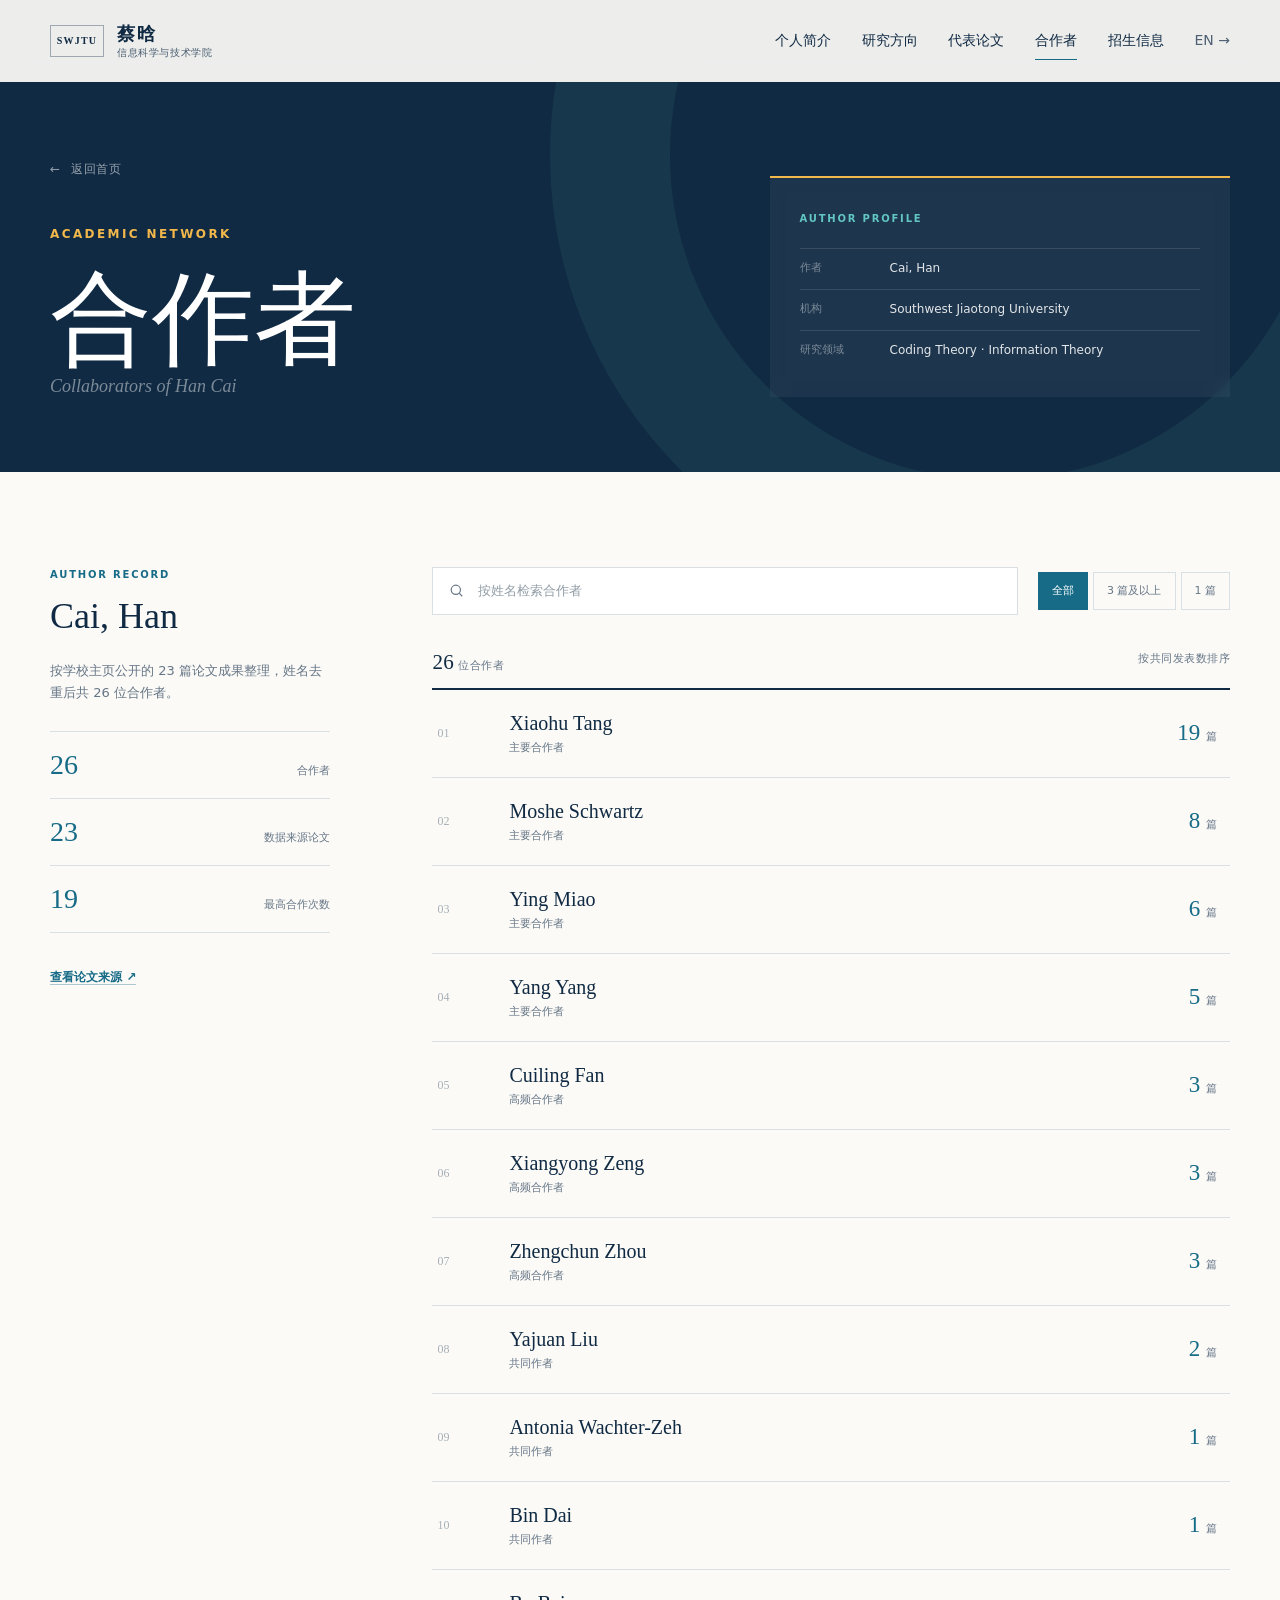
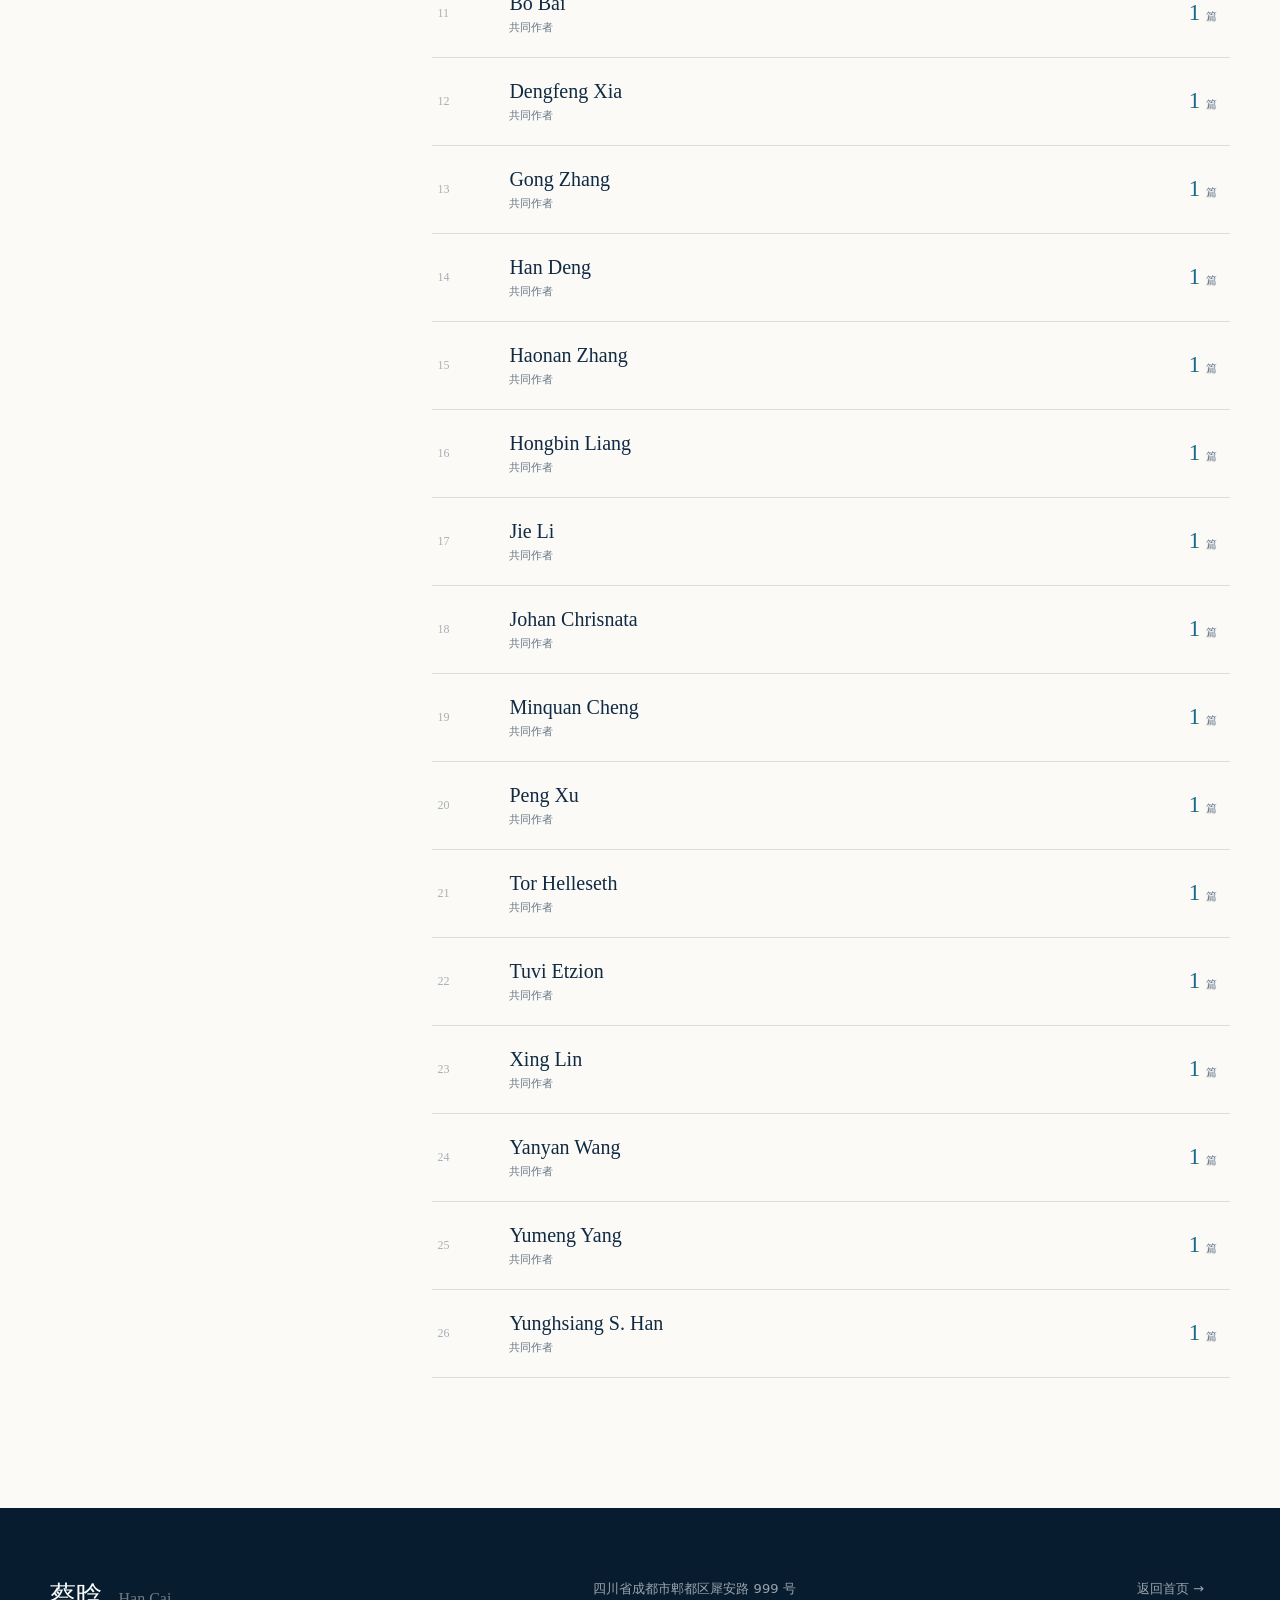
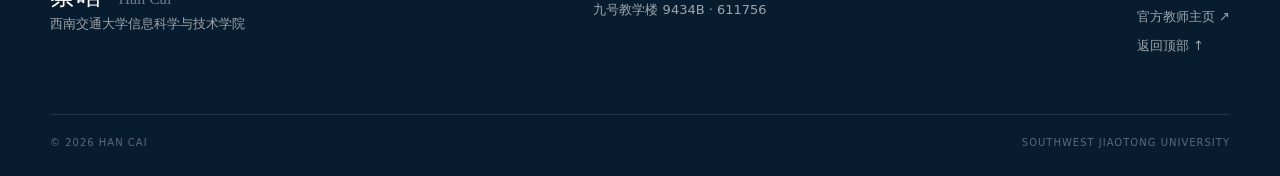
<file: collaborators.html>
<!doctype html>
<html lang="zh-CN">
  <head>
    <meta charset="UTF-8" />
    <meta name="viewport" content="width=device-width, initial-scale=1.0" />
    <meta name="description" content="蔡晗教授的学术合作者与共同研究成果。" />
    <meta name="theme-color" content="#102a43" />
    <title>合作者｜蔡晗｜西南交通大学</title>
    <link rel="stylesheet" href="./styles.css" />
    <link rel="stylesheet" href="./collaborators.css" />
  </head>
  <body class="collaborators-page">
    <a class="skip-link" href="#main">跳至主要内容</a>
    <header class="site-header scrolled page-header" data-header>
      <div class="nav-shell">
        <a class="brand" href="./index.html" aria-label="返回首页">
          <span class="brand-mark" aria-hidden="true">SWJTU</span>
          <span class="brand-copy"><strong>蔡晗</strong><small>信息科学与技术学院</small></span>
        </a>
        <button class="menu-toggle" type="button" aria-expanded="false" aria-controls="site-nav" data-menu-toggle>
          <span></span><span></span><span></span><span class="sr-only">打开导航菜单</span>
        </button>
        <nav class="site-nav" id="site-nav" aria-label="子页导航" data-nav>
          <a href="./index.html#about">个人简介</a><a href="./index.html#research">研究方向</a><a href="./index.html#publications">代表论文</a><a class="active" href="#main">合作者</a><a href="./index.html#admissions">招生信息</a>
          <a class="nav-external" href="./index-en.html" lang="en">EN <span aria-hidden="true">→</span></a>
        </nav>
      </div>
    </header>

    <main id="main">
      <section class="collaborator-hero" id="top">
        <div class="container collaborator-hero-grid">
          <div>
            <a class="back-link" href="./index.html#collaborators"><span aria-hidden="true">←</span> 返回首页</a>
            <p class="section-index light">ACADEMIC NETWORK</p>
            <h1>合作者</h1>
            <p class="collaborator-hero-en">Collaborators of Han Cai</p>
          </div>
          <div class="author-record" aria-label="作者档案摘要">
            <span class="record-label">AUTHOR PROFILE</span>
            <dl>
              <div><dt>作者</dt><dd>Cai, Han</dd></div>
              <div><dt>机构</dt><dd>Southwest Jiaotong University</dd></div>
              <div><dt>研究领域</dt><dd>Coding Theory · Information Theory</dd></div>
            </dl>
          </div>
        </div>
      </section>

      <section class="record-section" aria-labelledby="record-title">
        <div class="container record-layout">
          <aside class="record-sidebar">
            <p class="record-kicker">AUTHOR RECORD</p>
            <h2 id="record-title">Cai, Han</h2>
            <p>按学校主页公开的 23 篇论文成果整理，姓名去重后共 26 位合作者。</p>
            <dl class="record-stats">
              <div><dt>26</dt><dd>合作者</dd></div>
              <div><dt>23</dt><dd>数据来源论文</dd></div>
              <div><dt>19</dt><dd>最高合作次数</dd></div>
            </dl>
            <a class="source-link" href="https://faculty.swjtu.edu.cn/caihan/zh_CN/lwcg/386613/list/index.htm" target="_blank" rel="noreferrer">查看论文来源 <span aria-hidden="true">↗</span></a>
          </aside>

          <div class="record-results">
            <div class="record-tools">
              <label class="search-field">
                <span class="sr-only">搜索合作者</span>
                <svg aria-hidden="true" viewBox="0 0 24 24"><circle cx="11" cy="11" r="6.5"></circle><path d="m16 16 4 4"></path></svg>
                <input type="search" placeholder="按姓名检索合作者" autocomplete="off" data-collaborator-search />
              </label>
              <div class="filter-group" aria-label="按共同发表数筛选">
                <button class="filter-button active" type="button" data-filter="all">全部</button>
                <button class="filter-button" type="button" data-filter="frequent">3 篇及以上</button>
                <button class="filter-button" type="button" data-filter="single">1 篇</button>
              </div>
            </div>

            <div class="result-heading"><p><strong data-result-count>26</strong> 位合作者</p><span>按共同发表数排序</span></div>
            <ol class="collaborator-records" data-collaborator-list>
              <li data-name="xiaohu tang" data-count="19"><span class="record-rank">01</span><div><h3>Xiaohu Tang</h3><p>主要合作者</p></div><strong>19 <small>篇</small></strong></li>
              <li data-name="moshe schwartz" data-count="8"><span class="record-rank">02</span><div><h3>Moshe Schwartz</h3><p>主要合作者</p></div><strong>8 <small>篇</small></strong></li>
              <li data-name="ying miao" data-count="6"><span class="record-rank">03</span><div><h3>Ying Miao</h3><p>主要合作者</p></div><strong>6 <small>篇</small></strong></li>
              <li data-name="yang yang" data-count="5"><span class="record-rank">04</span><div><h3>Yang Yang</h3><p>主要合作者</p></div><strong>5 <small>篇</small></strong></li>
              <li data-name="cuiling fan" data-count="3"><span class="record-rank">05</span><div><h3>Cuiling Fan</h3><p>高频合作者</p></div><strong>3 <small>篇</small></strong></li>
              <li data-name="xiangyong zeng" data-count="3"><span class="record-rank">06</span><div><h3>Xiangyong Zeng</h3><p>高频合作者</p></div><strong>3 <small>篇</small></strong></li>
              <li data-name="zhengchun zhou" data-count="3"><span class="record-rank">07</span><div><h3>Zhengchun Zhou</h3><p>高频合作者</p></div><strong>3 <small>篇</small></strong></li>
              <li data-name="yajuan liu" data-count="2"><span class="record-rank">08</span><div><h3>Yajuan Liu</h3><p>共同作者</p></div><strong>2 <small>篇</small></strong></li>
              <li data-name="antonia wachter-zeh" data-count="1"><span class="record-rank">09</span><div><h3>Antonia Wachter-Zeh</h3><p>共同作者</p></div><strong>1 <small>篇</small></strong></li>
              <li data-name="bin dai" data-count="1"><span class="record-rank">10</span><div><h3>Bin Dai</h3><p>共同作者</p></div><strong>1 <small>篇</small></strong></li>
              <li data-name="bo bai" data-count="1"><span class="record-rank">11</span><div><h3>Bo Bai</h3><p>共同作者</p></div><strong>1 <small>篇</small></strong></li>
              <li data-name="dengfeng xia" data-count="1"><span class="record-rank">12</span><div><h3>Dengfeng Xia</h3><p>共同作者</p></div><strong>1 <small>篇</small></strong></li>
              <li data-name="gong zhang" data-count="1"><span class="record-rank">13</span><div><h3>Gong Zhang</h3><p>共同作者</p></div><strong>1 <small>篇</small></strong></li>
              <li data-name="han deng" data-count="1"><span class="record-rank">14</span><div><h3>Han Deng</h3><p>共同作者</p></div><strong>1 <small>篇</small></strong></li>
              <li data-name="haonan zhang" data-count="1"><span class="record-rank">15</span><div><h3>Haonan Zhang</h3><p>共同作者</p></div><strong>1 <small>篇</small></strong></li>
              <li data-name="hongbin liang" data-count="1"><span class="record-rank">16</span><div><h3>Hongbin Liang</h3><p>共同作者</p></div><strong>1 <small>篇</small></strong></li>
              <li data-name="jie li" data-count="1"><span class="record-rank">17</span><div><h3>Jie Li</h3><p>共同作者</p></div><strong>1 <small>篇</small></strong></li>
              <li data-name="johan chrisnata" data-count="1"><span class="record-rank">18</span><div><h3>Johan Chrisnata</h3><p>共同作者</p></div><strong>1 <small>篇</small></strong></li>
              <li data-name="minquan cheng" data-count="1"><span class="record-rank">19</span><div><h3>Minquan Cheng</h3><p>共同作者</p></div><strong>1 <small>篇</small></strong></li>
              <li data-name="peng xu" data-count="1"><span class="record-rank">20</span><div><h3>Peng Xu</h3><p>共同作者</p></div><strong>1 <small>篇</small></strong></li>
              <li data-name="tor helleseth" data-count="1"><span class="record-rank">21</span><div><h3>Tor Helleseth</h3><p>共同作者</p></div><strong>1 <small>篇</small></strong></li>
              <li data-name="tuvi etzion" data-count="1"><span class="record-rank">22</span><div><h3>Tuvi Etzion</h3><p>共同作者</p></div><strong>1 <small>篇</small></strong></li>
              <li data-name="xing lin" data-count="1"><span class="record-rank">23</span><div><h3>Xing Lin</h3><p>共同作者</p></div><strong>1 <small>篇</small></strong></li>
              <li data-name="yanyan wang" data-count="1"><span class="record-rank">24</span><div><h3>Yanyan Wang</h3><p>共同作者</p></div><strong>1 <small>篇</small></strong></li>
              <li data-name="yumeng yang" data-count="1"><span class="record-rank">25</span><div><h3>Yumeng Yang</h3><p>共同作者</p></div><strong>1 <small>篇</small></strong></li>
              <li data-name="yunghsiang s. han" data-count="1"><span class="record-rank">26</span><div><h3>Yunghsiang S. Han</h3><p>共同作者</p></div><strong>1 <small>篇</small></strong></li>
            </ol>
            <p class="no-results" hidden data-no-results>未找到匹配的合作者。</p>
          </div>
        </div>
      </section>
    </main>

    <footer class="site-footer">
      <div class="container footer-grid"><div><p class="footer-name">蔡晗 <span>Han Cai</span></p><p>西南交通大学信息科学与技术学院</p></div><address>四川省成都市郫都区犀安路 999 号<br />九号教学楼 9434B · 611756</address><div class="footer-links"><a href="./index.html">返回首页 →</a><a href="https://faculty.swjtu.edu.cn/caihan/zh_CN/index.htm" target="_blank" rel="noreferrer">官方教师主页 ↗</a><a href="#top">返回顶部 ↑</a></div></div>
      <div class="container footer-bottom"><span>© <span data-year></span> Han Cai</span><span>Southwest Jiaotong University</span></div>
    </footer>
    <script src="./collaborators.js"></script>
  </body>
</html>
</file>
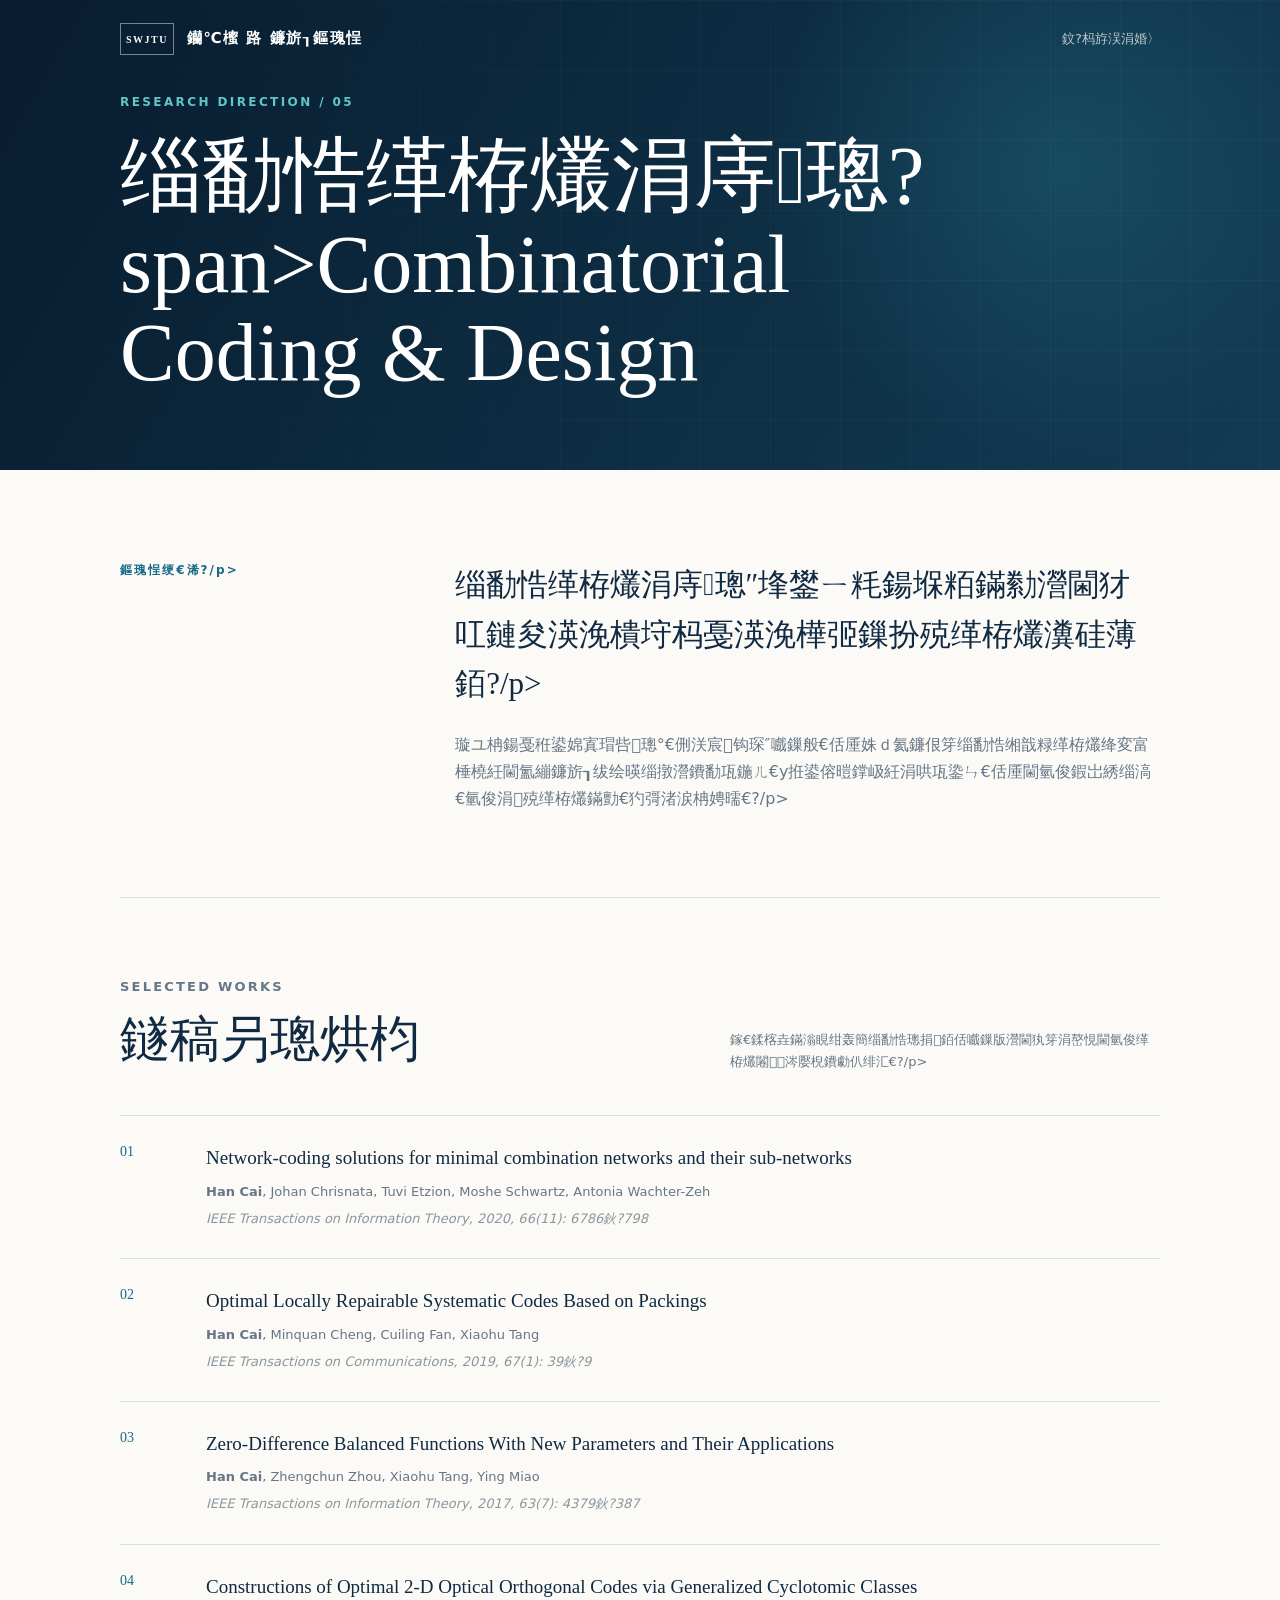
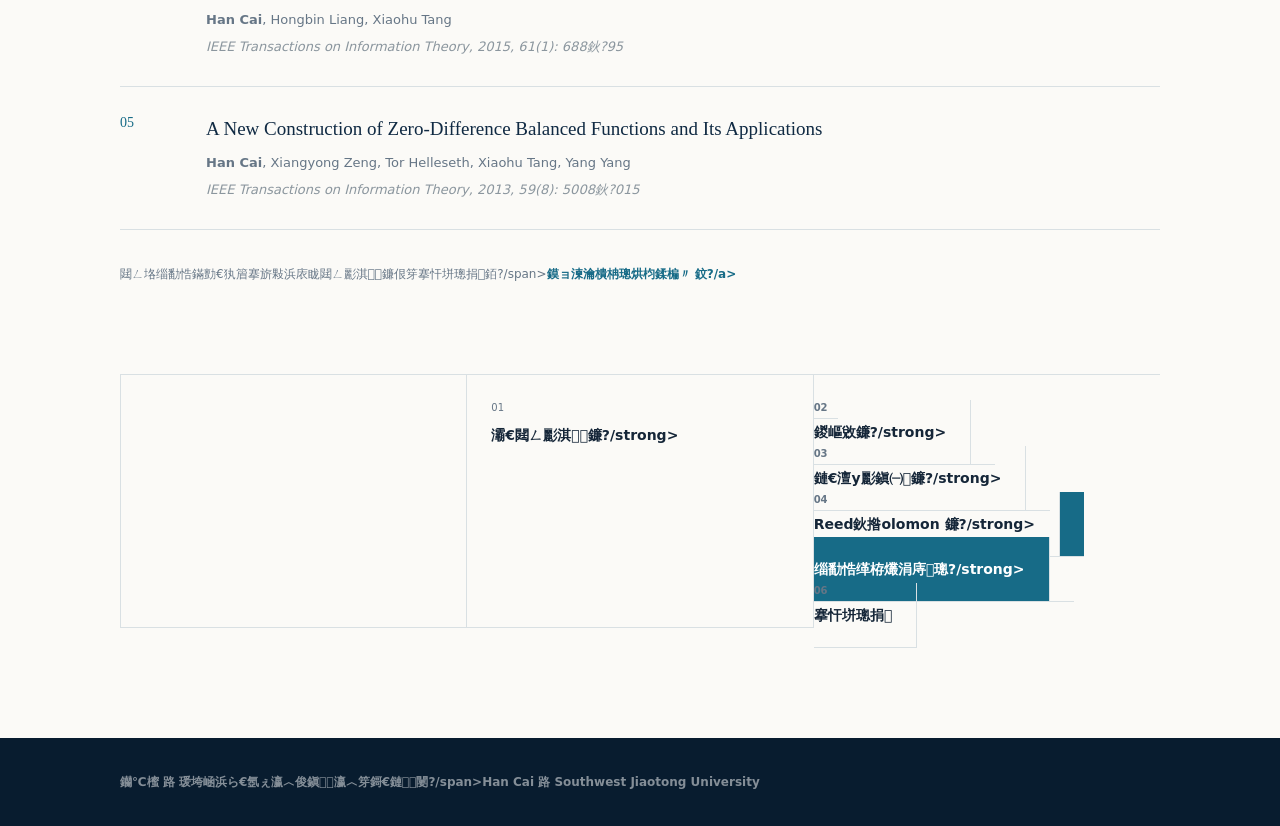
<file: combinatorial-coding.html>
﻿<!doctype html><html lang="zh-CN"><head><meta charset="UTF-8"><meta name="viewport" content="width=device-width,initial-scale=1"><meta name="description" content="钄℃櫁鏁欐巿缁勫悎缂栫爜涓庤璁＄爺绌舵柟鍚戝強鐩稿叧璁烘枃"><title>缁勫悎缂栫爜涓庤璁★綔钄℃櫁</title><link rel="stylesheet" href="./research-detail.css"></head><body>
<header class="detail-header"><nav class="container detail-nav"><a class="detail-brand" href="./index.html"><b>SWJTU</b><span>钄℃櫁 路 鐮旂┒鏂瑰悜</span></a><a class="back-link" href="./index.html#research">鈫?杩斿洖涓婚〉</a></nav></header>
<section class="detail-hero"><div class="container"><p class="detail-index">RESEARCH DIRECTION / 05</p><h1>缁勫悎缂栫爜涓庤璁?span>Combinatorial Coding &amp; Design</span></h1></div></section>
<main class="detail-main"><div class="container"><section class="intro-grid"><p class="kicker">鏂瑰悜绠€浠?/p><div class="intro-copy"><p class="lead">缁勫悎缂栫爜涓庤璁″埄鐢ㄧ粍鍚堢粨鏋勬瀯閫犲叿鏈夋渶浼樻垨杩戞渶浼樺弬鏁扮殑缂栫爜瀵硅薄銆?/p><p>璇ユ柟鍚戞秹鍙婂寘瑁呰璁°€侀浂宸钩琛″嚱鏁般€佸厜姝ｄ氦鐮佷笌缁勫悎缃戠粶缂栫爜绛変富棰橈紝閫氳繃鐮旂┒绂绘暎缁撴瀯鐨勫瓨鍦ㄦ€у拰鍙傛暟鐣岋紝涓哄瓨鍌ㄣ€佸厜閫氫俊鍜岀綉缁滈€氫俊涓殑缂栫爜鏋勯€犳彁渚涙柟娉曘€?/p></div></section>
<section class="papers"><div class="papers-head"><div><p class="kicker">SELECTED WORKS</p><h2>鐩稿叧璁烘枃</h2></div><p>鎵€鍒楁垚鏋滃睍绀轰簡缁勫悎璁捐銆佸嚱鏁版瀯閫犱笌涓嶅悓閫氫俊缂栫爜闂涔嬮棿鐨勮仈绯汇€?/p></div><ol class="paper-list">
<li><div><h3>Network-coding solutions for minimal combination networks and their sub-networks</h3><p><strong>Han Cai</strong>, Johan Chrisnata, Tuvi Etzion, Moshe Schwartz, Antonia Wachter-Zeh<span class="journal">IEEE Transactions on Information Theory, 2020, 66(11): 6786鈥?798</span></p></div></li>
<li><div><h3>Optimal Locally Repairable Systematic Codes Based on Packings</h3><p><strong>Han Cai</strong>, Minquan Cheng, Cuiling Fan, Xiaohu Tang<span class="journal">IEEE Transactions on Communications, 2019, 67(1): 39鈥?9</span></p></div></li>
<li><div><h3>Zero-Difference Balanced Functions With New Parameters and Their Applications</h3><p><strong>Han Cai</strong>, Zhengchun Zhou, Xiaohu Tang, Ying Miao<span class="journal">IEEE Transactions on Information Theory, 2017, 63(7): 4379鈥?387</span></p></div></li>
<li><div><h3>Constructions of Optimal 2-D Optical Orthogonal Codes via Generalized Cyclotomic Classes</h3><p><strong>Han Cai</strong>, Hongbin Liang, Xiaohu Tang<span class="journal">IEEE Transactions on Information Theory, 2015, 61(1): 688鈥?95</span></p></div></li>
<li><div><h3>A New Construction of Zero-Difference Balanced Functions and Its Applications</h3><p><strong>Han Cai</strong>, Xiangyong Zeng, Tor Helleseth, Xiaohu Tang, Yang Yang<span class="journal">IEEE Transactions on Information Theory, 2013, 59(8): 5008鈥?015</span></p></div></li>
</ol><div class="source-note"><span>閮ㄥ垎缁勫悎鏋勯€犱篃搴旂敤浜庡眬閮ㄥ彲淇鐮佷笌搴忓垪璁捐銆?/span><a href="https://faculty.swjtu.edu.cn/caihan/zh_CN/lwcg/386613/list/index.htm" target="_blank" rel="noreferrer">鏌ョ湅瀹樻柟璁烘枃鍒楄〃 鈫?/a></div></section>
<nav class="direction-nav" aria-label="鍏朵粬鐮旂┒鏂瑰悜"><a href="./locally-repairable-codes.html"><small>01</small><strong>灞€閮ㄥ彲淇鐮?/strong></a><a href="./regenerating-codes.html"><small>02</small><strong>鍐嶇敓鐮?/strong></a><a href="./maximally-recoverable-codes.html"><small>03</small><strong>鏈€澶у彲鎭㈠鐮?/strong></a><a href="./reed-solomon-codes.html"><small>04</small><strong>Reed鈥揝olomon 鐮?/strong></a><a aria-current="page" href="./combinatorial-coding.html"><small>05</small><strong>缁勫悎缂栫爜涓庤璁?/strong></a><a href="./sequence-design.html"><small>06</small><strong>搴忓垪璁捐</strong></a></nav></div></main>
<footer class="detail-footer"><div class="container"><span>钄℃櫁 路 瑗垮崡浜ら€氬ぇ瀛︿俊鎭瀛︿笌鎶€鏈闄?/span><span>Han Cai 路 Southwest Jiaotong University</span></div></footer></body></html>
</file>
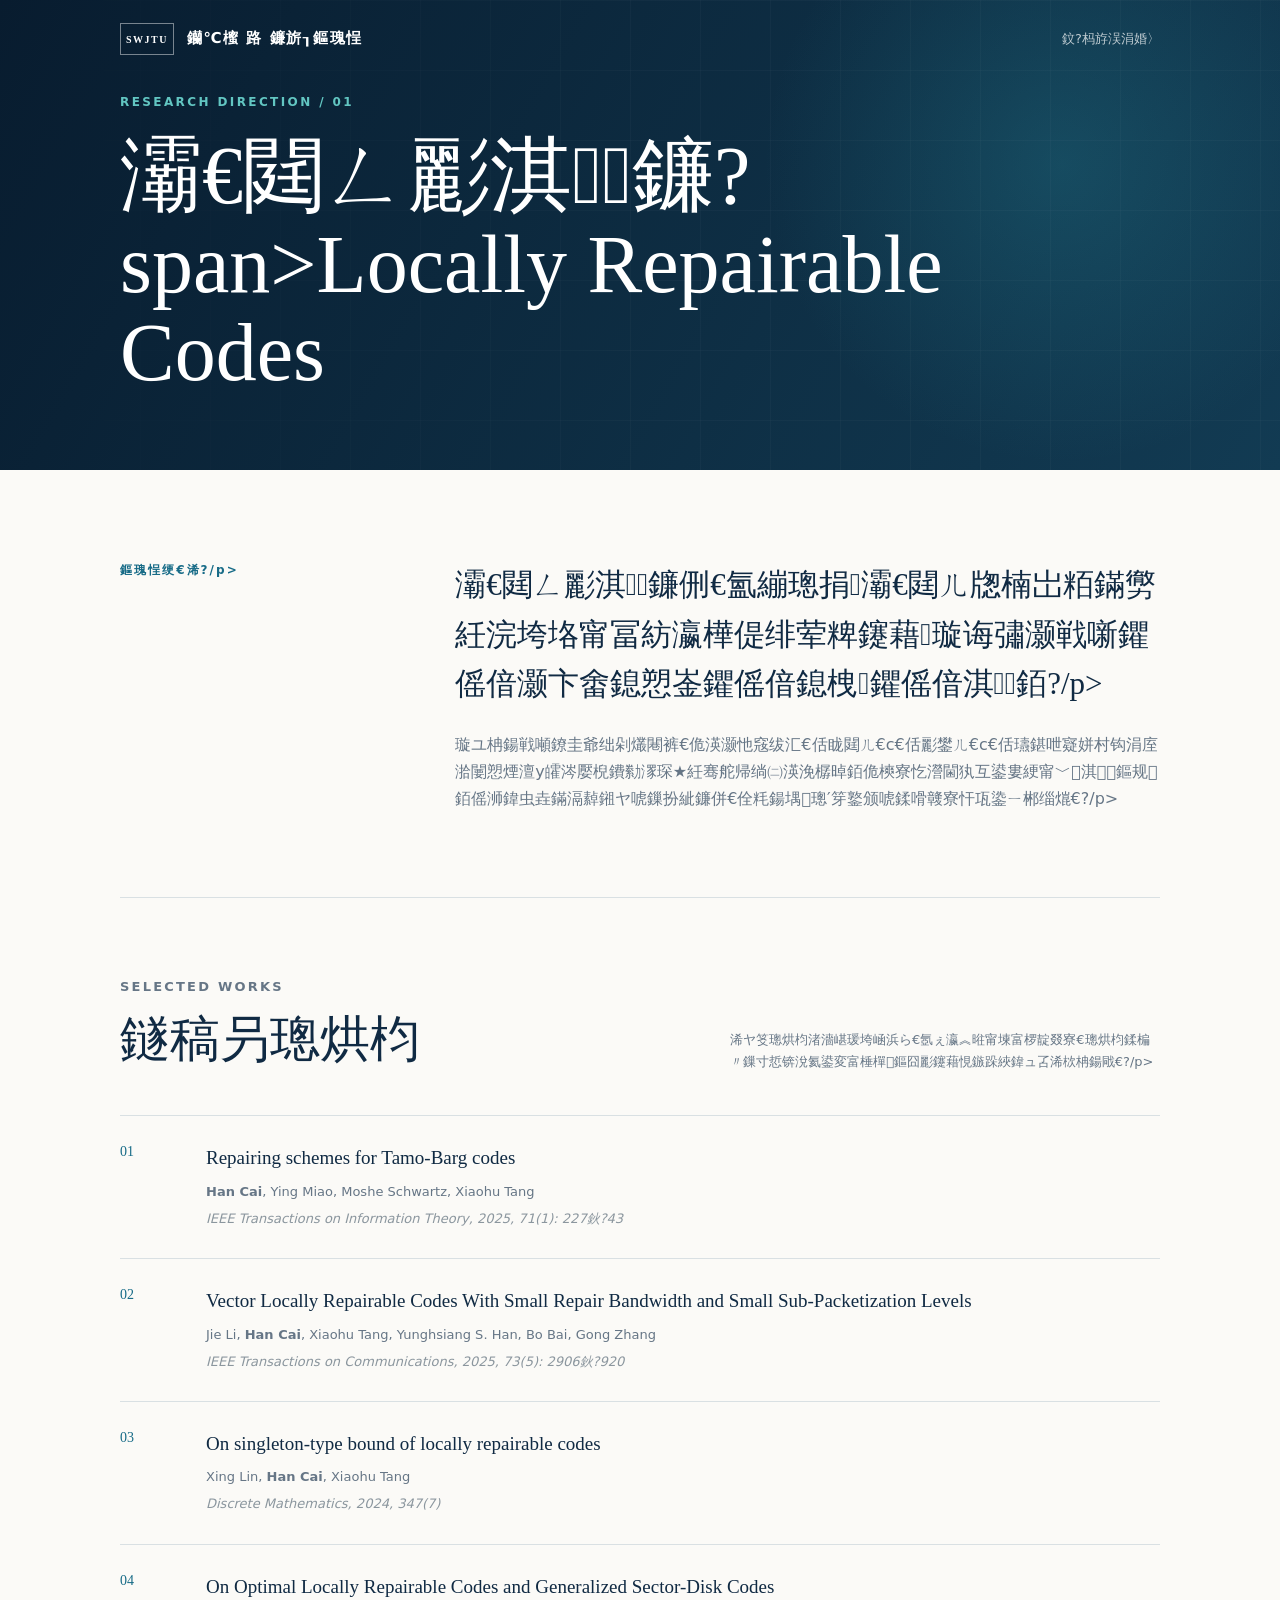
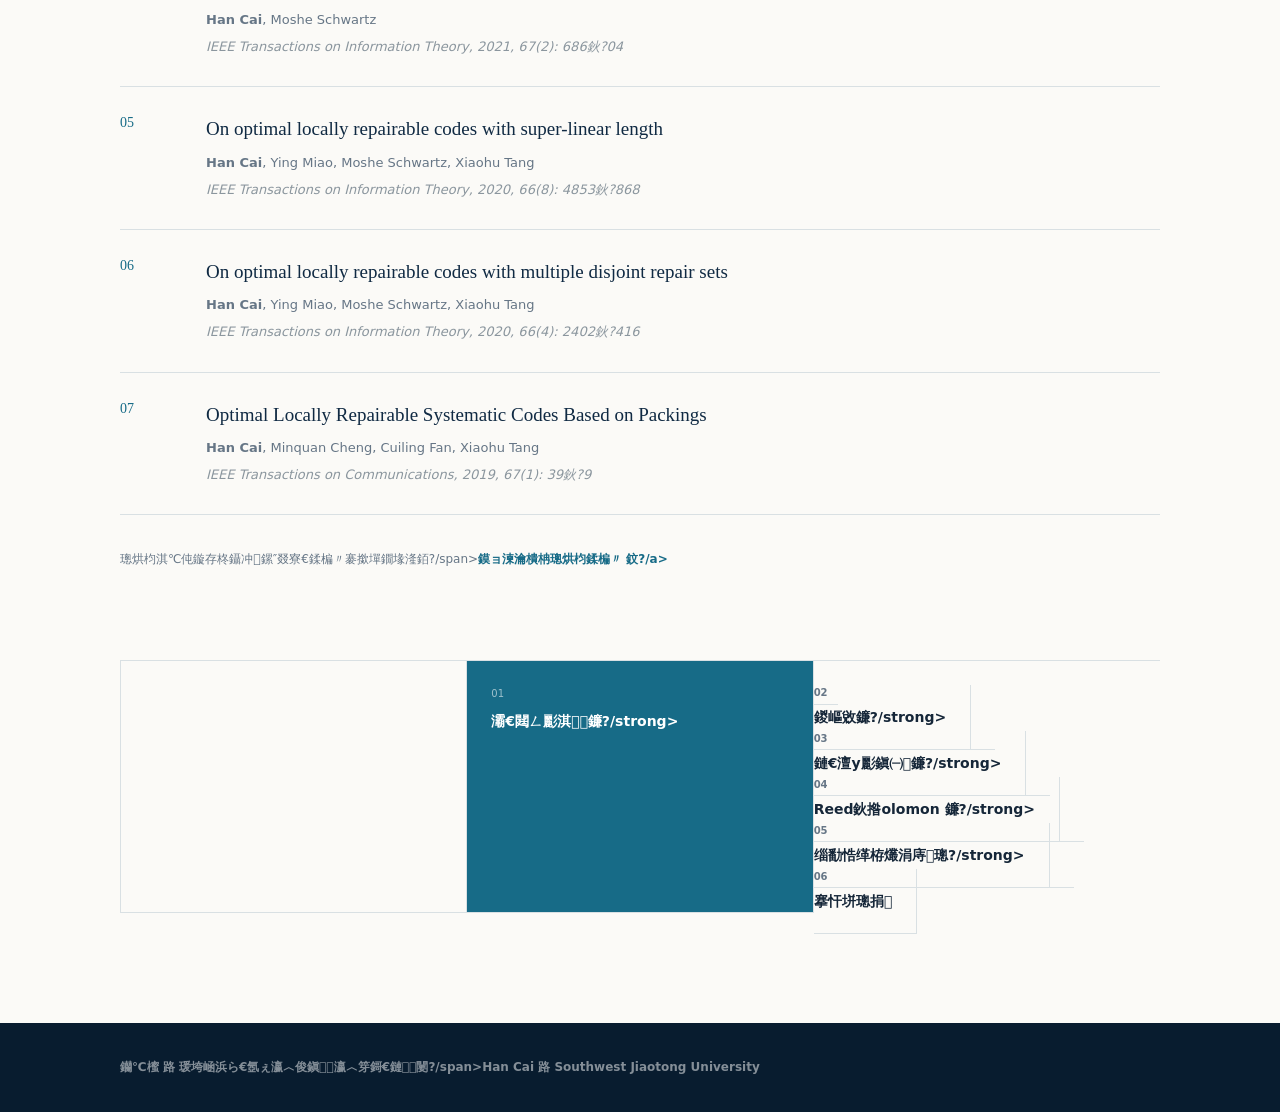
<file: locally-repairable-codes.html>
﻿<!doctype html><html lang="zh-CN"><head><meta charset="UTF-8"><meta name="viewport" content="width=device-width,initial-scale=1"><meta name="description" content="钄℃櫁鏁欐巿灞€閮ㄥ彲淇鐮佺爺绌舵柟鍚戜笌鐩稿叧璁烘枃"><title>灞€閮ㄥ彲淇鐮侊綔钄℃櫁</title><link rel="stylesheet" href="./research-detail.css"></head><body>
<header class="detail-header"><nav class="container detail-nav"><a class="detail-brand" href="./index.html"><b>SWJTU</b><span>钄℃櫁 路 鐮旂┒鏂瑰悜</span></a><a class="back-link" href="./index.html#research">鈫?杩斿洖涓婚〉</a></nav></header>
<section class="detail-hero"><div class="container"><p class="detail-index">RESEARCH DIRECTION / 01</p><h1>灞€閮ㄥ彲淇鐮?span>Locally Repairable Codes</span></h1></div></section>
<main class="detail-main"><div class="container"><section class="intro-grid"><p class="kicker">鏂瑰悜绠€浠?/p><div class="intro-copy"><p class="lead">灞€閮ㄥ彲淇鐮侀€氳繃璁捐灞€閮ㄦ牎楠岀粨鏋勶紝浣垮垎甯冨紡瀛樺偍绯荤粺鑳藉璇诲彇灏戦噺鑺傜偣灏卞畬鎴愬崟鑺傜偣鎴栧鑺傜偣淇銆?/p><p>璇ユ柟鍚戦噸鐐圭爺绌剁爜闀裤€佹渶灏忚窛绂汇€佸眬閮ㄦ€с€佸彲鐢ㄦ€с€佸瓙鍖呭寲姘村钩涓庢湁闄愬煙澶у皬涔嬮棿鐨勬潈琛★紝骞舵帰绱㈡渶浼樼晫銆佹樉寮忔瀯閫犱互鍙婁綆甯﹀淇鏂规銆傜浉鍏虫垚鏋滆繛鎺ヤ唬鏁扮紪鐮併€佺粍鍚堣璁′笌鐜颁唬鍒嗗竷寮忓瓨鍌ㄧ郴缁熴€?/p></div></section>
<section class="papers"><div class="papers-head"><div><p class="kicker">SELECTED WORKS</p><h2>鐩稿叧璁烘枃</h2></div><p>浠ヤ笅璁烘枃渚濇嵁瑗垮崡浜ら€氬ぇ瀛︽暀甯堜富椤靛叕寮€璁烘枃鍒楄〃鏁寸悊锛涗氦鍙変富棰樿鏂囧彲鑳藉悓鏃跺綊鍏ュ叾浠栨柟鍚戙€?/p></div><ol class="paper-list">
<li><div><h3>Repairing schemes for Tamo-Barg codes</h3><p><strong>Han Cai</strong>, Ying Miao, Moshe Schwartz, Xiaohu Tang<span class="journal">IEEE Transactions on Information Theory, 2025, 71(1): 227鈥?43</span></p></div></li>
<li><div><h3>Vector Locally Repairable Codes With Small Repair Bandwidth and Small Sub-Packetization Levels</h3><p>Jie Li, <strong>Han Cai</strong>, Xiaohu Tang, Yunghsiang S. Han, Bo Bai, Gong Zhang<span class="journal">IEEE Transactions on Communications, 2025, 73(5): 2906鈥?920</span></p></div></li>
<li><div><h3>On singleton-type bound of locally repairable codes</h3><p>Xing Lin, <strong>Han Cai</strong>, Xiaohu Tang<span class="journal">Discrete Mathematics, 2024, 347(7)</span></p></div></li>
<li><div><h3>On Optimal Locally Repairable Codes and Generalized Sector-Disk Codes</h3><p><strong>Han Cai</strong>, Moshe Schwartz<span class="journal">IEEE Transactions on Information Theory, 2021, 67(2): 686鈥?04</span></p></div></li>
<li><div><h3>On optimal locally repairable codes with super-linear length</h3><p><strong>Han Cai</strong>, Ying Miao, Moshe Schwartz, Xiaohu Tang<span class="journal">IEEE Transactions on Information Theory, 2020, 66(8): 4853鈥?868</span></p></div></li>
<li><div><h3>On optimal locally repairable codes with multiple disjoint repair sets</h3><p><strong>Han Cai</strong>, Ying Miao, Moshe Schwartz, Xiaohu Tang<span class="journal">IEEE Transactions on Information Theory, 2020, 66(4): 2402鈥?416</span></p></div></li>
<li><div><h3>Optimal Locally Repairable Systematic Codes Based on Packings</h3><p><strong>Han Cai</strong>, Minquan Cheng, Cuiling Fan, Xiaohu Tang<span class="journal">IEEE Transactions on Communications, 2019, 67(1): 39鈥?9</span></p></div></li>
</ol><div class="source-note"><span>璁烘枃淇℃伅鏇存柊鑷冲鏍″叕寮€鍒楄〃褰撳墠鐗堟湰銆?/span><a href="https://faculty.swjtu.edu.cn/caihan/zh_CN/lwcg/386613/list/index.htm" target="_blank" rel="noreferrer">鏌ョ湅瀹樻柟璁烘枃鍒楄〃 鈫?/a></div></section>
<nav class="direction-nav" aria-label="鍏朵粬鐮旂┒鏂瑰悜"><a aria-current="page" href="./locally-repairable-codes.html"><small>01</small><strong>灞€閮ㄥ彲淇鐮?/strong></a><a href="./regenerating-codes.html"><small>02</small><strong>鍐嶇敓鐮?/strong></a><a href="./maximally-recoverable-codes.html"><small>03</small><strong>鏈€澶у彲鎭㈠鐮?/strong></a><a href="./reed-solomon-codes.html"><small>04</small><strong>Reed鈥揝olomon 鐮?/strong></a><a href="./combinatorial-coding.html"><small>05</small><strong>缁勫悎缂栫爜涓庤璁?/strong></a><a href="./sequence-design.html"><small>06</small><strong>搴忓垪璁捐</strong></a></nav></div></main>
<footer class="detail-footer"><div class="container"><span>钄℃櫁 路 瑗垮崡浜ら€氬ぇ瀛︿俊鎭瀛︿笌鎶€鏈闄?/span><span>Han Cai 路 Southwest Jiaotong University</span></div></footer></body></html>
</file>
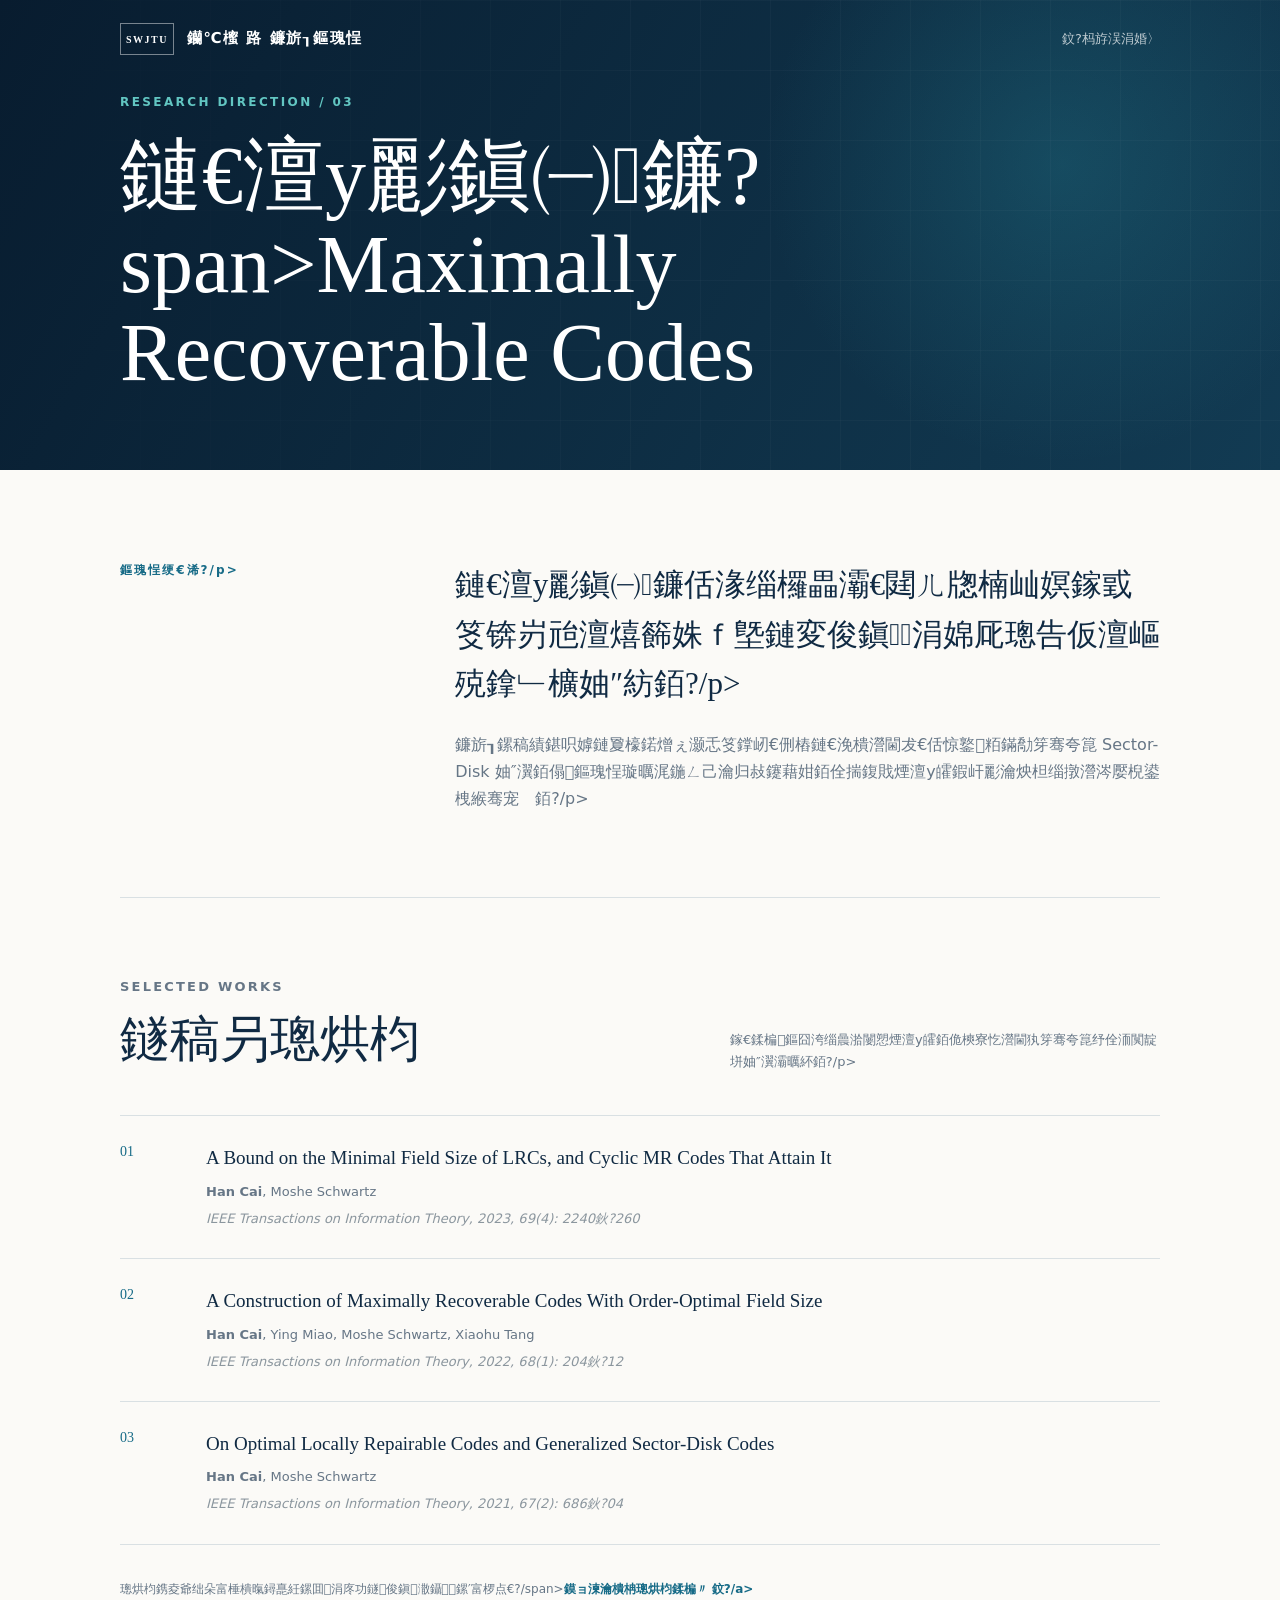
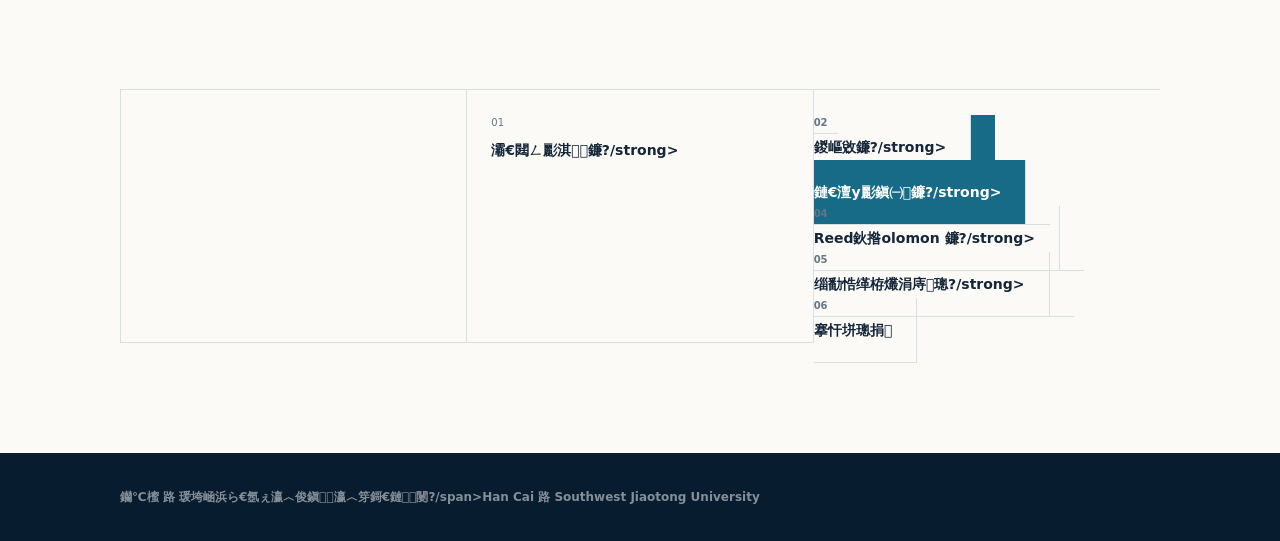
<file: maximally-recoverable-codes.html>
﻿<!doctype html><html lang="zh-CN"><head><meta charset="UTF-8"><meta name="viewport" content="width=device-width,initial-scale=1"><meta name="description" content="钄℃櫁鏁欐巿鏈€澶у彲鎭㈠鐮佺爺绌舵柟鍚戜笌鐩稿叧璁烘枃"><title>鏈€澶у彲鎭㈠鐮侊綔钄℃櫁</title><link rel="stylesheet" href="./research-detail.css"></head><body>
<header class="detail-header"><nav class="container detail-nav"><a class="detail-brand" href="./index.html"><b>SWJTU</b><span>钄℃櫁 路 鐮旂┒鏂瑰悜</span></a><a class="back-link" href="./index.html#research">鈫?杩斿洖涓婚〉</a></nav></header>
<section class="detail-hero"><div class="container"><p class="detail-index">RESEARCH DIRECTION / 03</p><h1>鏈€澶у彲鎭㈠鐮?span>Maximally Recoverable Codes</span></h1></div></section>
<main class="detail-main"><div class="container"><section class="intro-grid"><p class="kicker">鏂瑰悜绠€浠?/p><div class="intro-copy"><p class="lead">鏈€澶у彲鎭㈠鐮佸湪缁欏畾灞€閮ㄦ牎楠屾嫇鎵戜笅锛岃兘澶熺籂姝ｆ墍鏈変俊鎭涓婂厑璁告仮澶嶇殑鎿﹂櫎妯″紡銆?/p><p>鐮旂┒鏍稿績鍖呮嫭鏈夐檺鍩熷ぇ灏忎笅鐣屻€侀樁鏈€浼樻瀯閫犮€佸惊鐜粨鏋勪笌骞夸箟 Sector-Disk 妯″瀷銆傝鏂瑰悜璇曞浘鍦ㄥ己瀹归敊鑳藉姏銆佺揣鍑戝煙澶у皬鍜屽彲瀹炴柦缁撴瀯涔嬮棿鍙栧緱骞宠　銆?/p></div></section>
<section class="papers"><div class="papers-head"><div><p class="kicker">SELECTED WORKS</p><h2>鐩稿叧璁烘枃</h2></div><p>鎵€鍒楄鏂囧洿缁曟湁闄愬煙澶у皬銆佹樉寮忔瀯閫犱笌骞夸箟纾佺洏闃靛垪妯″瀷灞曞紑銆?/p></div><ol class="paper-list">
<li><div><h3>A Bound on the Minimal Field Size of LRCs, and Cyclic MR Codes That Attain It</h3><p><strong>Han Cai</strong>, Moshe Schwartz<span class="journal">IEEE Transactions on Information Theory, 2023, 69(4): 2240鈥?260</span></p></div></li>
<li><div><h3>A Construction of Maximally Recoverable Codes With Order-Optimal Field Size</h3><p><strong>Han Cai</strong>, Ying Miao, Moshe Schwartz, Xiaohu Tang<span class="journal">IEEE Transactions on Information Theory, 2022, 68(1): 204鈥?12</span></p></div></li>
<li><div><h3>On Optimal Locally Repairable Codes and Generalized Sector-Disk Codes</h3><p><strong>Han Cai</strong>, Moshe Schwartz<span class="journal">IEEE Transactions on Information Theory, 2021, 67(2): 686鈥?04</span></p></div></li>
</ol><div class="source-note"><span>璁烘枃鎸夌爺绌朵富棰樻暣鐞嗭紝鏍囬涓庝功鐩俊鎭潵鑷鏍′富椤点€?/span><a href="https://faculty.swjtu.edu.cn/caihan/zh_CN/lwcg/386613/list/index.htm" target="_blank" rel="noreferrer">鏌ョ湅瀹樻柟璁烘枃鍒楄〃 鈫?/a></div></section>
<nav class="direction-nav" aria-label="鍏朵粬鐮旂┒鏂瑰悜"><a href="./locally-repairable-codes.html"><small>01</small><strong>灞€閮ㄥ彲淇鐮?/strong></a><a href="./regenerating-codes.html"><small>02</small><strong>鍐嶇敓鐮?/strong></a><a aria-current="page" href="./maximally-recoverable-codes.html"><small>03</small><strong>鏈€澶у彲鎭㈠鐮?/strong></a><a href="./reed-solomon-codes.html"><small>04</small><strong>Reed鈥揝olomon 鐮?/strong></a><a href="./combinatorial-coding.html"><small>05</small><strong>缁勫悎缂栫爜涓庤璁?/strong></a><a href="./sequence-design.html"><small>06</small><strong>搴忓垪璁捐</strong></a></nav></div></main>
<footer class="detail-footer"><div class="container"><span>钄℃櫁 路 瑗垮崡浜ら€氬ぇ瀛︿俊鎭瀛︿笌鎶€鏈闄?/span><span>Han Cai 路 Southwest Jiaotong University</span></div></footer></body></html>
</file>
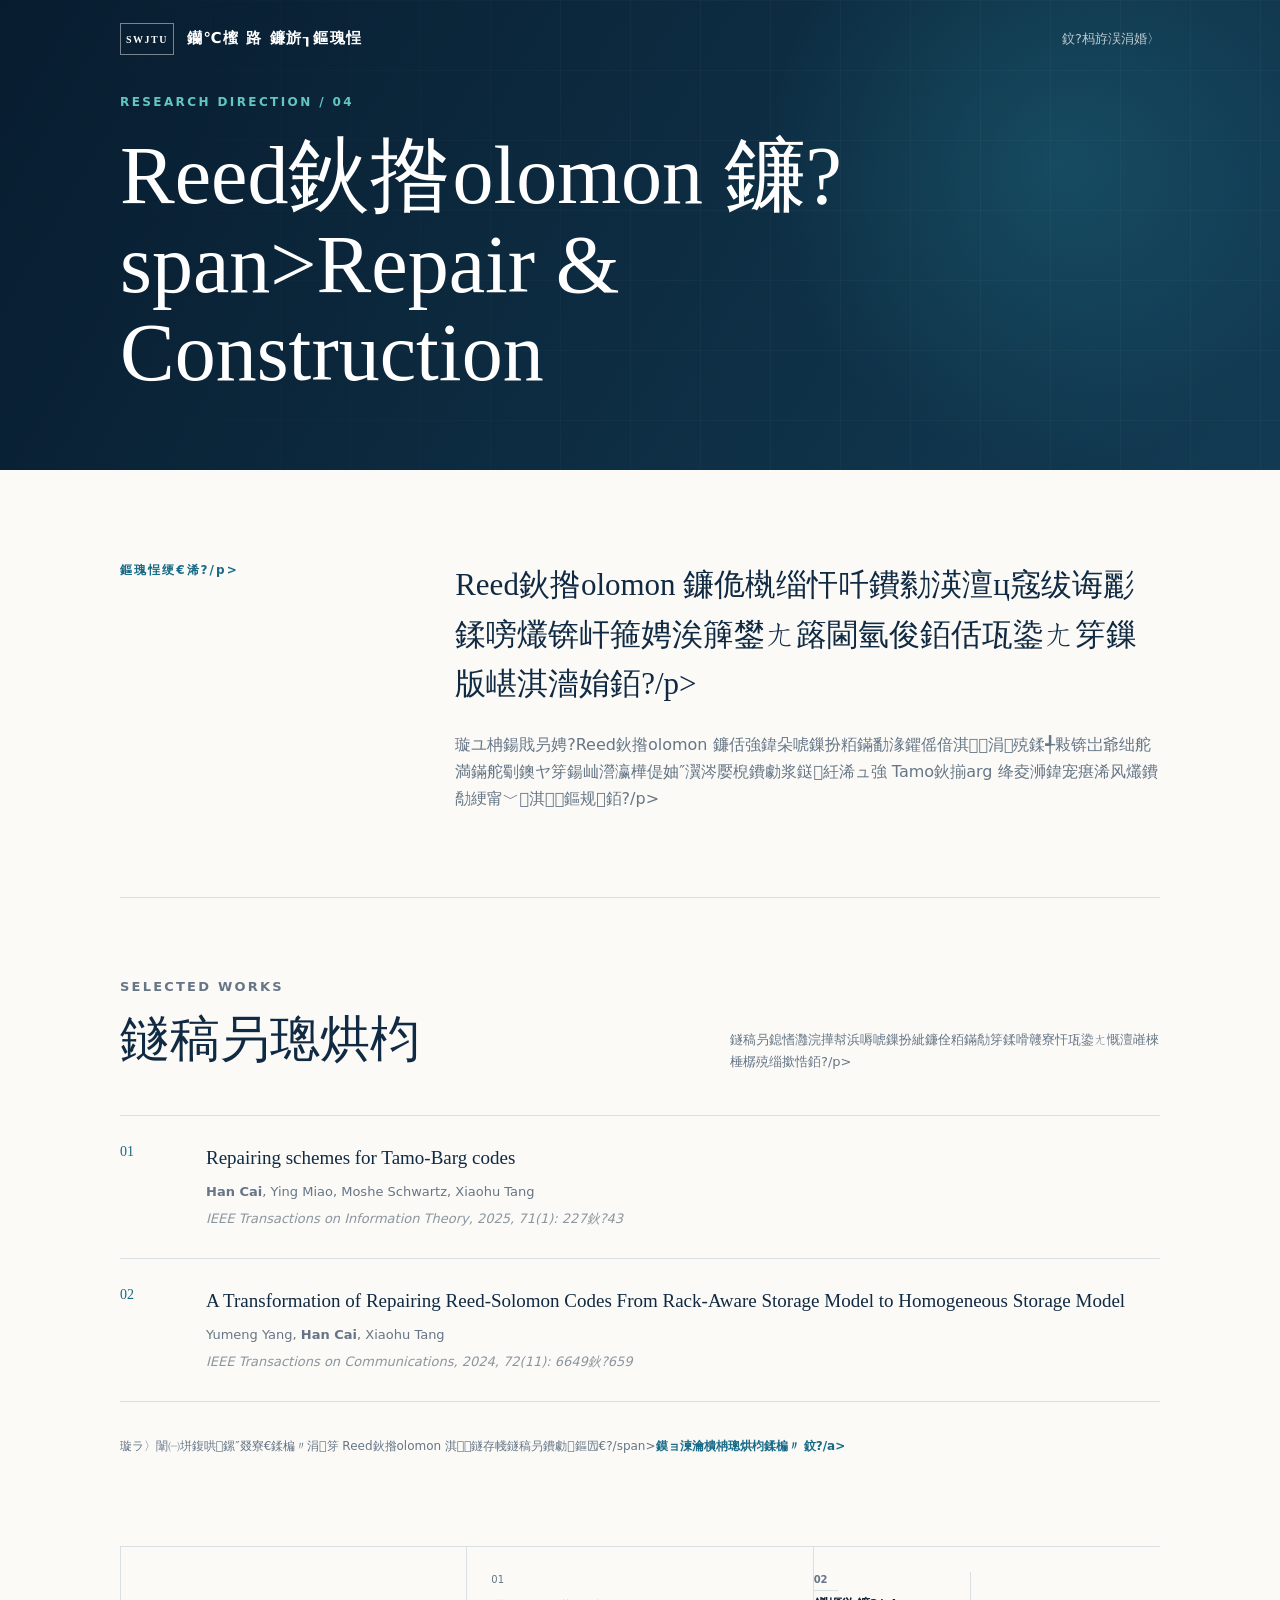
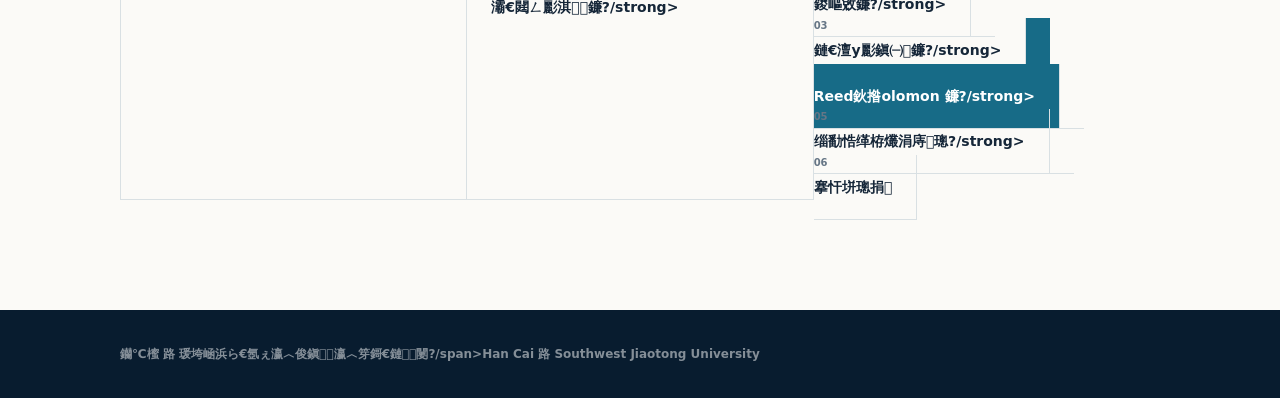
<file: reed-solomon-codes.html>
﻿<!doctype html><html lang="zh-CN"><head><meta charset="UTF-8"><meta name="viewport" content="width=device-width,initial-scale=1"><meta name="description" content="钄℃櫁鏁欐巿 Reed鈥揝olomon 鐮佺爺绌舵柟鍚戜笌鐩稿叧璁烘枃"><title>Reed鈥揝olomon 鐮侊綔钄℃櫁</title><link rel="stylesheet" href="./research-detail.css"></head><body>
<header class="detail-header"><nav class="container detail-nav"><a class="detail-brand" href="./index.html"><b>SWJTU</b><span>钄℃櫁 路 鐮旂┒鏂瑰悜</span></a><a class="back-link" href="./index.html#research">鈫?杩斿洖涓婚〉</a></nav></header>
<section class="detail-hero"><div class="container"><p class="detail-index">RESEARCH DIRECTION / 04</p><h1>Reed鈥揝olomon 鐮?span>Repair &amp; Construction</span></h1></div></section>
<main class="detail-main"><div class="container"><section class="intro-grid"><p class="kicker">鏂瑰悜绠€浠?/p><div class="intro-copy"><p class="lead">Reed鈥揝olomon 鐮佹槸缁忓吀鐨勬渶澶ц窛绂诲彲鍒嗙爜锛屽箍娉涘簲鐢ㄤ簬閫氫俊銆佸瓨鍌ㄤ笌鏁版嵁淇濇姢銆?/p><p>璇ユ柟鍚戝叧娉?Reed鈥揝olomon 鐮佸強鍏朵唬鏁扮粨鏋勫湪鑺傜偣淇涓殑鍒╃敤锛岀爺绌舵満鏋舵劅鐭ヤ笌鍚屾瀯瀛樺偍妯″瀷涔嬮棿鐨勮浆鎹紝浠ュ強 Tamo鈥揃arg 绛夌浉鍏宠瘎浠风爜鐨勪綆甯﹀淇鏂规銆?/p></div></section>
<section class="papers"><div class="papers-head"><div><p class="kicker">SELECTED WORKS</p><h2>鐩稿叧璁烘枃</h2></div><p>鐩稿叧鎴愭灉浣撶幇浜嗕唬鏁扮紪鐮佺粨鏋勪笌鍒嗗竷寮忓瓨鍌ㄤ慨澶嶉棶棰樼殑缁撳悎銆?/p></div><ol class="paper-list">
<li><div><h3>Repairing schemes for Tamo-Barg codes</h3><p><strong>Han Cai</strong>, Ying Miao, Moshe Schwartz, Xiaohu Tang<span class="journal">IEEE Transactions on Information Theory, 2025, 71(1): 227鈥?43</span></p></div></li>
<li><div><h3>A Transformation of Repairing Reed-Solomon Codes From Rack-Aware Storage Model to Homogeneous Storage Model</h3><p>Yumeng Yang, <strong>Han Cai</strong>, Xiaohu Tang<span class="journal">IEEE Transactions on Communications, 2024, 72(11): 6649鈥?659</span></p></div></li>
</ol><div class="source-note"><span>璇ラ〉闈㈠垪鍑哄鏍″叕寮€鍒楄〃涓笌 Reed鈥揝olomon 淇鐩存帴鐩稿叧鐨勮鏂囥€?/span><a href="https://faculty.swjtu.edu.cn/caihan/zh_CN/lwcg/386613/list/index.htm" target="_blank" rel="noreferrer">鏌ョ湅瀹樻柟璁烘枃鍒楄〃 鈫?/a></div></section>
<nav class="direction-nav" aria-label="鍏朵粬鐮旂┒鏂瑰悜"><a href="./locally-repairable-codes.html"><small>01</small><strong>灞€閮ㄥ彲淇鐮?/strong></a><a href="./regenerating-codes.html"><small>02</small><strong>鍐嶇敓鐮?/strong></a><a href="./maximally-recoverable-codes.html"><small>03</small><strong>鏈€澶у彲鎭㈠鐮?/strong></a><a aria-current="page" href="./reed-solomon-codes.html"><small>04</small><strong>Reed鈥揝olomon 鐮?/strong></a><a href="./combinatorial-coding.html"><small>05</small><strong>缁勫悎缂栫爜涓庤璁?/strong></a><a href="./sequence-design.html"><small>06</small><strong>搴忓垪璁捐</strong></a></nav></div></main>
<footer class="detail-footer"><div class="container"><span>钄℃櫁 路 瑗垮崡浜ら€氬ぇ瀛︿俊鎭瀛︿笌鎶€鏈闄?/span><span>Han Cai 路 Southwest Jiaotong University</span></div></footer></body></html>
</file>
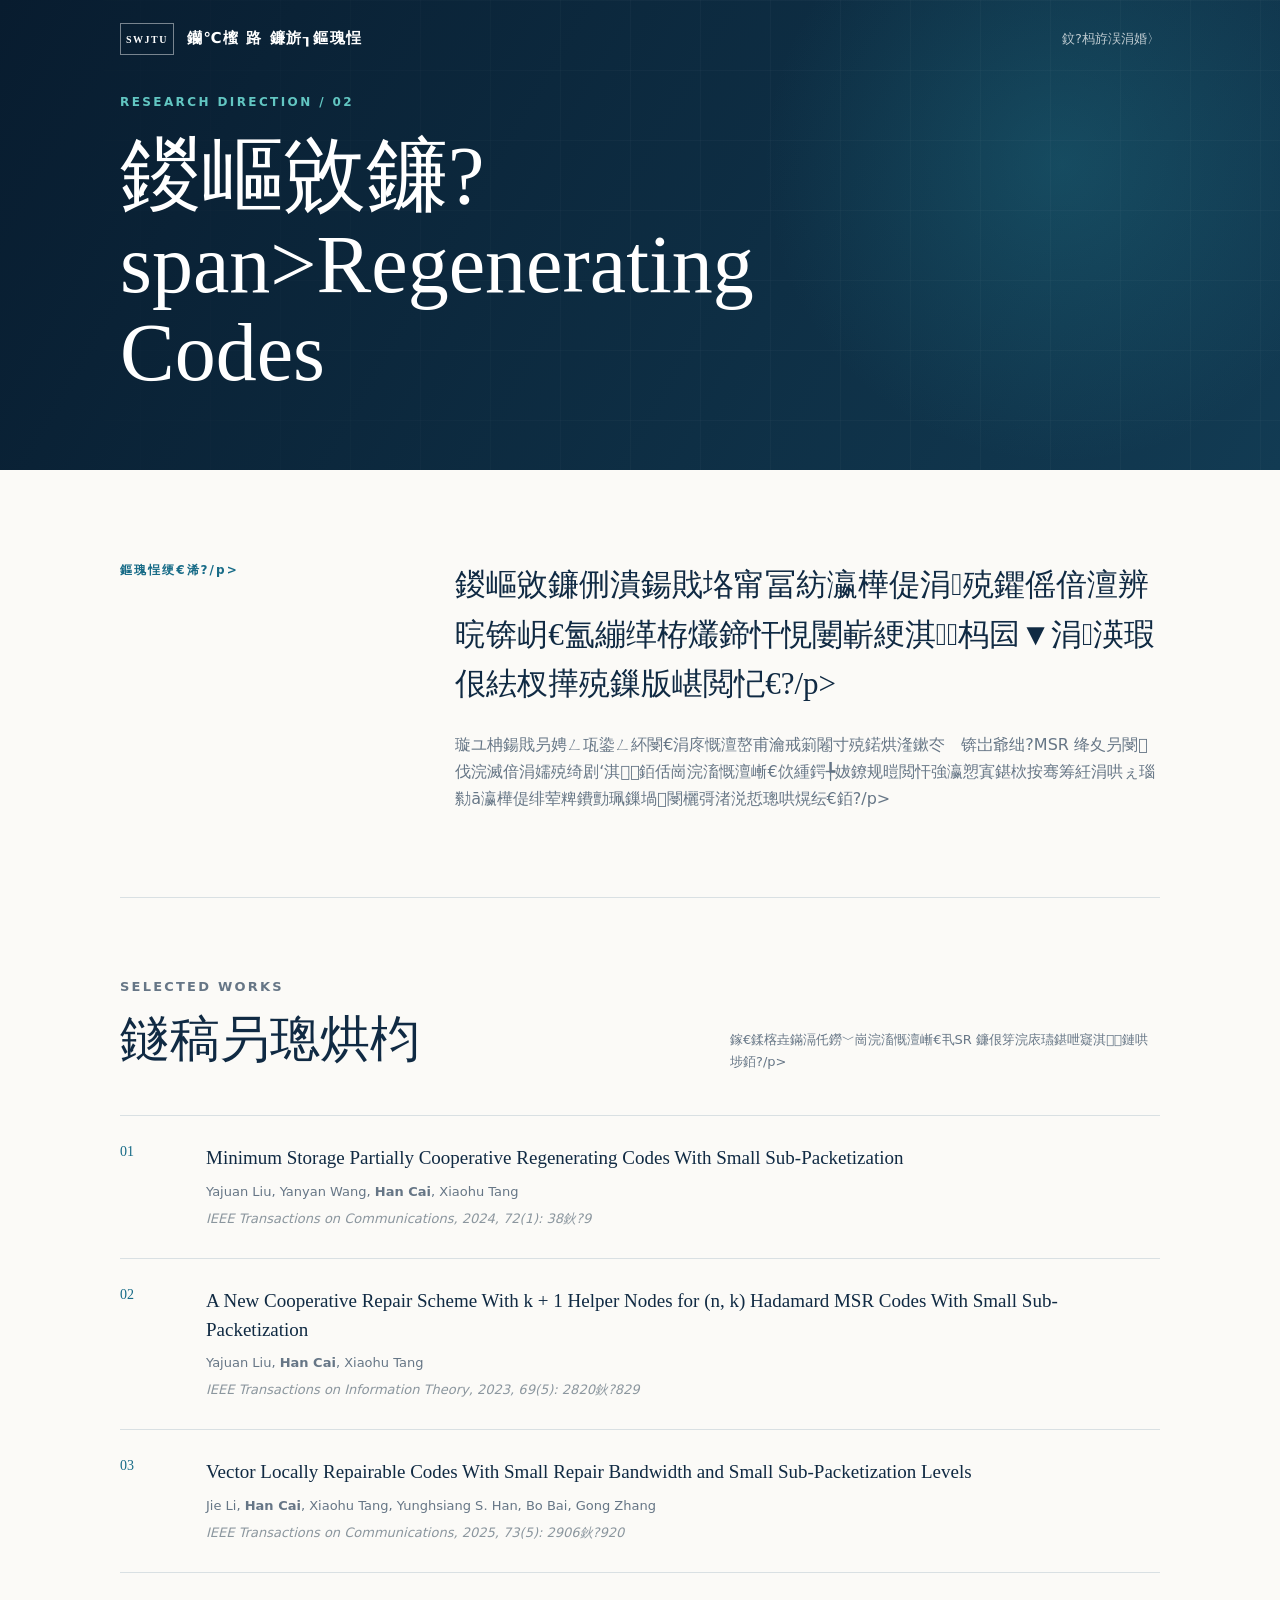
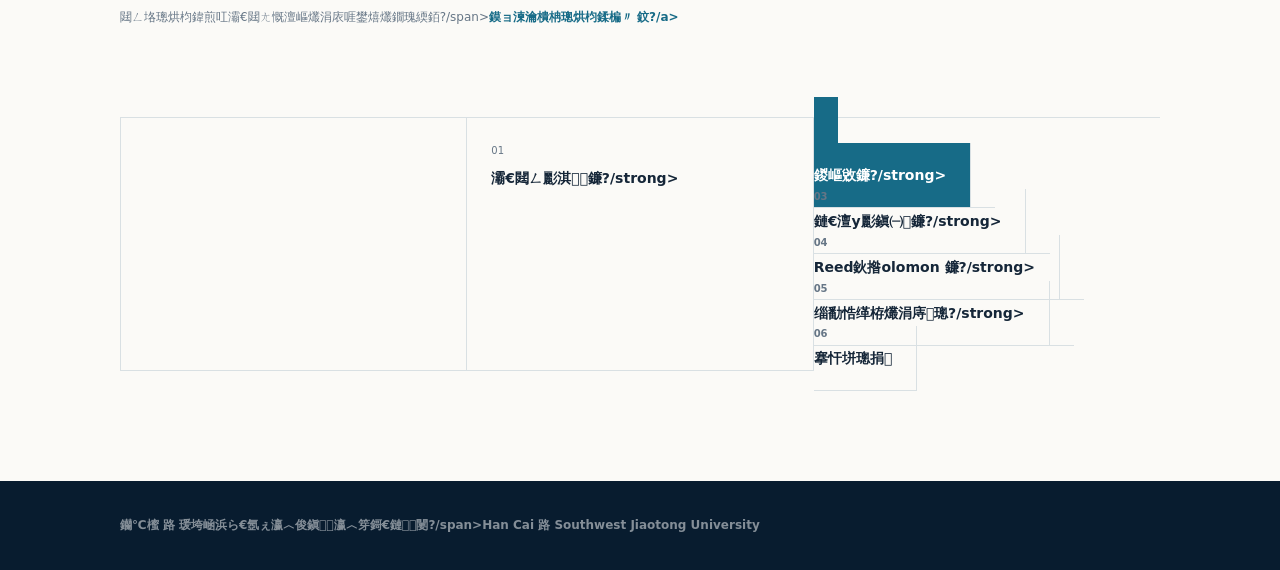
<file: regenerating-codes.html>
﻿<!doctype html><html lang="zh-CN"><head><meta charset="UTF-8"><meta name="viewport" content="width=device-width,initial-scale=1"><meta name="description" content="钄℃櫁鏁欐巿鍐嶇敓鐮佺爺绌舵柟鍚戜笌鐩稿叧璁烘枃"><title>鍐嶇敓鐮侊綔钄℃櫁</title><link rel="stylesheet" href="./research-detail.css"></head><body>
<header class="detail-header"><nav class="container detail-nav"><a class="detail-brand" href="./index.html"><b>SWJTU</b><span>钄℃櫁 路 鐮旂┒鏂瑰悜</span></a><a class="back-link" href="./index.html#research">鈫?杩斿洖涓婚〉</a></nav></header>
<section class="detail-hero"><div class="container"><p class="detail-index">RESEARCH DIRECTION / 02</p><h1>鍐嶇敓鐮?span>Regenerating Codes</span></h1></div></section>
<main class="detail-main"><div class="container"><section class="intro-grid"><p class="kicker">鏂瑰悜绠€浠?/p><div class="intro-copy"><p class="lead">鍐嶇敓鐮侀潰鍚戝垎甯冨紡瀛樺偍涓殑鑺傜偣澶辨晥锛岄€氳繃缂栫爜鍗忓悓闄嶄綆淇杩囩▼涓渶瑕佷紶杈撶殑鏁版嵁閲忋€?/p><p>璇ユ柟鍚戝叧娉ㄥ瓨鍌ㄥ紑閿€涓庝慨澶嶅甫瀹戒箣闂寸殑鍩烘湰鏉冭　锛岀爺绌?MSR 绛夊叧閿伐浣滅偣涓嬬殑绮剧‘淇銆佸崗浣滀慨澶嶃€佽緟鍔╄妭鐐规暟閲忓強瀛愬寘鍖栨按骞筹紝涓哄ぇ瑙勬ā瀛樺偍绯荤粺鐨勯珮鏁堝閿欐彁渚涚悊璁哄熀纭€銆?/p></div></section>
<section class="papers"><div class="papers-head"><div><p class="kicker">SELECTED WORKS</p><h2>鐩稿叧璁烘枃</h2></div><p>鎵€鍒楁垚鏋滆仛鐒﹀崗浣滀慨澶嶃€丮SR 鐮佷笌浣庡瓙鍖呭寲淇鏈哄埗銆?/p></div><ol class="paper-list">
<li><div><h3>Minimum Storage Partially Cooperative Regenerating Codes With Small Sub-Packetization</h3><p>Yajuan Liu, Yanyan Wang, <strong>Han Cai</strong>, Xiaohu Tang<span class="journal">IEEE Transactions on Communications, 2024, 72(1): 38鈥?9</span></p></div></li>
<li><div><h3>A New Cooperative Repair Scheme With k + 1 Helper Nodes for (n, k) Hadamard MSR Codes With Small Sub-Packetization</h3><p>Yajuan Liu, <strong>Han Cai</strong>, Xiaohu Tang<span class="journal">IEEE Transactions on Information Theory, 2023, 69(5): 2820鈥?829</span></p></div></li>
<li><div><h3>Vector Locally Repairable Codes With Small Repair Bandwidth and Small Sub-Packetization Levels</h3><p>Jie Li, <strong>Han Cai</strong>, Xiaohu Tang, Yunghsiang S. Han, Bo Bai, Gong Zhang<span class="journal">IEEE Transactions on Communications, 2025, 73(5): 2906鈥?920</span></p></div></li>
</ol><div class="source-note"><span>閮ㄥ垎璁烘枃鍏煎叿灞€閮ㄤ慨澶嶇爜涓庡啀鐢熺爜鐗瑰緛銆?/span><a href="https://faculty.swjtu.edu.cn/caihan/zh_CN/lwcg/386613/list/index.htm" target="_blank" rel="noreferrer">鏌ョ湅瀹樻柟璁烘枃鍒楄〃 鈫?/a></div></section>
<nav class="direction-nav" aria-label="鍏朵粬鐮旂┒鏂瑰悜"><a href="./locally-repairable-codes.html"><small>01</small><strong>灞€閮ㄥ彲淇鐮?/strong></a><a aria-current="page" href="./regenerating-codes.html"><small>02</small><strong>鍐嶇敓鐮?/strong></a><a href="./maximally-recoverable-codes.html"><small>03</small><strong>鏈€澶у彲鎭㈠鐮?/strong></a><a href="./reed-solomon-codes.html"><small>04</small><strong>Reed鈥揝olomon 鐮?/strong></a><a href="./combinatorial-coding.html"><small>05</small><strong>缁勫悎缂栫爜涓庤璁?/strong></a><a href="./sequence-design.html"><small>06</small><strong>搴忓垪璁捐</strong></a></nav></div></main>
<footer class="detail-footer"><div class="container"><span>钄℃櫁 路 瑗垮崡浜ら€氬ぇ瀛︿俊鎭瀛︿笌鎶€鏈闄?/span><span>Han Cai 路 Southwest Jiaotong University</span></div></footer></body></html>
</file>
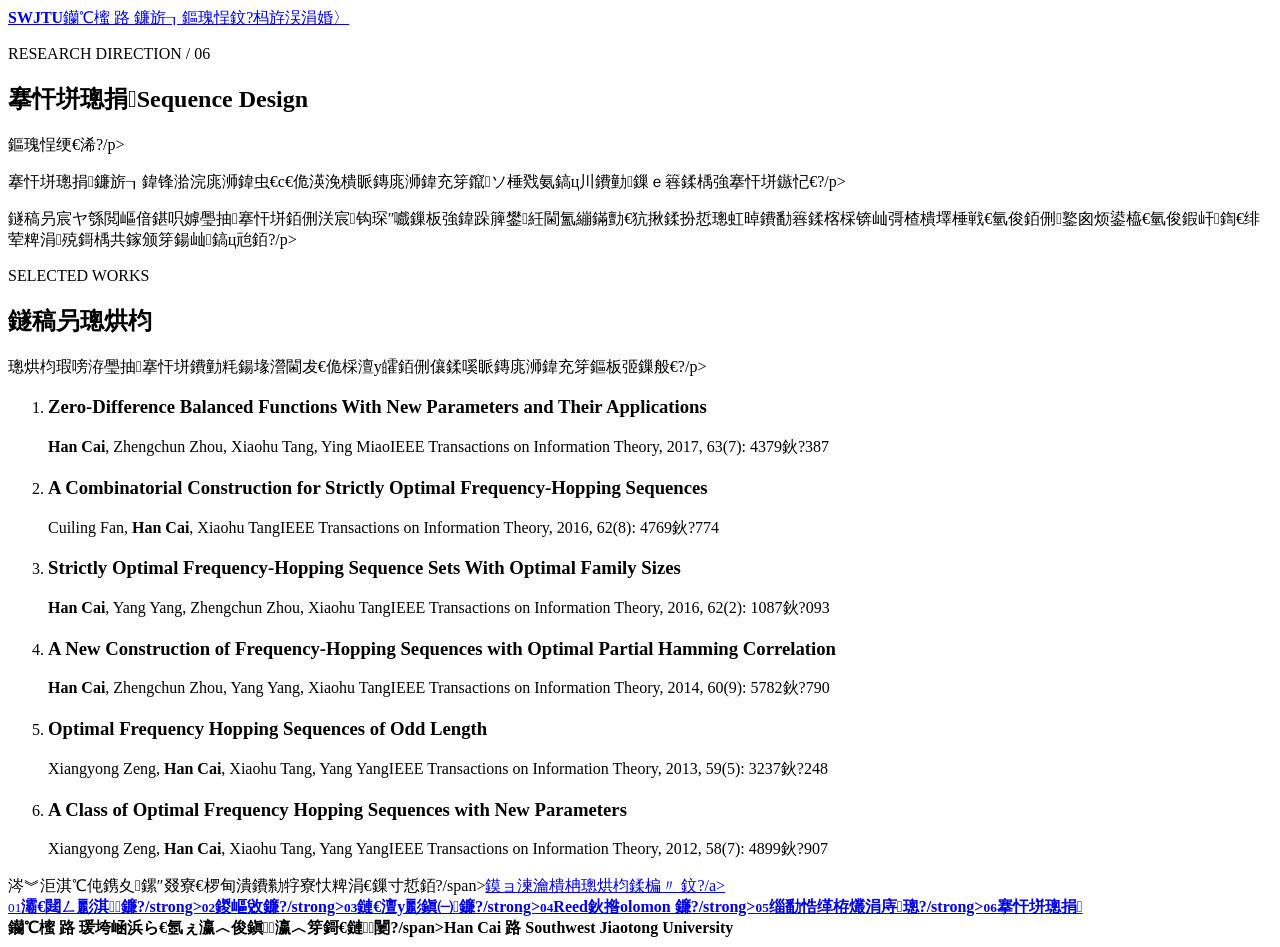
<file: sequence-design.html>
﻿<!doctype html><html lang="zh-CN"><head><meta charset="UTF-8"><meta name="viewport" content="width=device-width,initial-scale=1"><meta name="description" content="钄℃櫁鏁欐巿搴忓垪璁捐鐮旂┒鏂瑰悜涓庣浉鍏宠鏂?><title>搴忓垪璁捐锝滆敗鏅?/title><link rel="stylesheet" href="./research-detail.css"></head><body>
<header class="detail-header"><nav class="container detail-nav"><a class="detail-brand" href="./index.html"><b>SWJTU</b><span>钄℃櫁 路 鐮旂┒鏂瑰悜</span></a><a class="back-link" href="./index.html#research">鈫?杩斿洖涓婚〉</a></nav></header>
<section class="detail-hero"><div class="container"><p class="detail-index">RESEARCH DIRECTION / 06</p><h1>搴忓垪璁捐<span>Sequence Design</span></h1></div></section>
<main class="detail-main"><div class="container"><section class="intro-grid"><p class="kicker">鏂瑰悜绠€浠?/p><div class="intro-copy"><p class="lead">搴忓垪璁捐鐮旂┒鍏锋湁浣庣浉鍏虫€с€佹渶浼樻眽鏄庣浉鍏充笌鑹ソ棰戣氨鎬ц川鐨勭鏁ｅ簭鍒楀強搴忓垪鏃忋€?/p><p>鐩稿叧宸ヤ綔閲嶇偣鍖呮嫭璺抽搴忓垪銆侀浂宸钩琛″嚱鏁板強鍏跺簲鐢紝閫氳繃鏋勯€犺揪鍒扮悊璁虹晫鐨勫簭鍒楁棌锛屾彁楂樻墿棰戦€氫俊銆侀鐜囪烦鍙橀€氫俊鍜屽鍧€绯荤粺涓殑鎶楀共鎵颁笌鍚屾鎬ц兘銆?/p></div></section>
<section class="papers"><div class="papers-head"><div><p class="kicker">SELECTED WORKS</p><h2>鐩稿叧璁烘枃</h2></div><p>璁烘枃瑕嗙洊璺抽搴忓垪鐨勭粍鍚堟瀯閫犮€佹棌澶у皬銆侀儴鍒嗘眽鏄庣浉鍏充笌鏂板弬鏁般€?/p></div><ol class="paper-list">
<li><div><h3>Zero-Difference Balanced Functions With New Parameters and Their Applications</h3><p><strong>Han Cai</strong>, Zhengchun Zhou, Xiaohu Tang, Ying Miao<span class="journal">IEEE Transactions on Information Theory, 2017, 63(7): 4379鈥?387</span></p></div></li>
<li><div><h3>A Combinatorial Construction for Strictly Optimal Frequency-Hopping Sequences</h3><p>Cuiling Fan, <strong>Han Cai</strong>, Xiaohu Tang<span class="journal">IEEE Transactions on Information Theory, 2016, 62(8): 4769鈥?774</span></p></div></li>
<li><div><h3>Strictly Optimal Frequency-Hopping Sequence Sets With Optimal Family Sizes</h3><p><strong>Han Cai</strong>, Yang Yang, Zhengchun Zhou, Xiaohu Tang<span class="journal">IEEE Transactions on Information Theory, 2016, 62(2): 1087鈥?093</span></p></div></li>
<li><div><h3>A New Construction of Frequency-Hopping Sequences with Optimal Partial Hamming Correlation</h3><p><strong>Han Cai</strong>, Zhengchun Zhou, Yang Yang, Xiaohu Tang<span class="journal">IEEE Transactions on Information Theory, 2014, 60(9): 5782鈥?790</span></p></div></li>
<li><div><h3>Optimal Frequency Hopping Sequences of Odd Length</h3><p>Xiangyong Zeng, <strong>Han Cai</strong>, Xiaohu Tang, Yang Yang<span class="journal">IEEE Transactions on Information Theory, 2013, 59(5): 3237鈥?248</span></p></div></li>
<li><div><h3>A Class of Optimal Frequency Hopping Sequences with New Parameters</h3><p>Xiangyong Zeng, <strong>Han Cai</strong>, Xiaohu Tang, Yang Yang<span class="journal">IEEE Transactions on Information Theory, 2012, 58(7): 4899鈥?907</span></p></div></li>
</ol><div class="source-note"><span>涔︾洰淇℃伅鎸夊鏍″叕寮€椤甸潰鐨勬牸寮忕粺涓€鏁寸悊銆?/span><a href="https://faculty.swjtu.edu.cn/caihan/zh_CN/lwcg/386613/list/index.htm" target="_blank" rel="noreferrer">鏌ョ湅瀹樻柟璁烘枃鍒楄〃 鈫?/a></div></section>
<nav class="direction-nav" aria-label="鍏朵粬鐮旂┒鏂瑰悜"><a href="./locally-repairable-codes.html"><small>01</small><strong>灞€閮ㄥ彲淇鐮?/strong></a><a href="./regenerating-codes.html"><small>02</small><strong>鍐嶇敓鐮?/strong></a><a href="./maximally-recoverable-codes.html"><small>03</small><strong>鏈€澶у彲鎭㈠鐮?/strong></a><a href="./reed-solomon-codes.html"><small>04</small><strong>Reed鈥揝olomon 鐮?/strong></a><a href="./combinatorial-coding.html"><small>05</small><strong>缁勫悎缂栫爜涓庤璁?/strong></a><a aria-current="page" href="./sequence-design.html"><small>06</small><strong>搴忓垪璁捐</strong></a></nav></div></main>
<footer class="detail-footer"><div class="container"><span>钄℃櫁 路 瑗垮崡浜ら€氬ぇ瀛︿俊鎭瀛︿笌鎶€鏈闄?/span><span>Han Cai 路 Southwest Jiaotong University</span></div></footer></body></html>
</file>
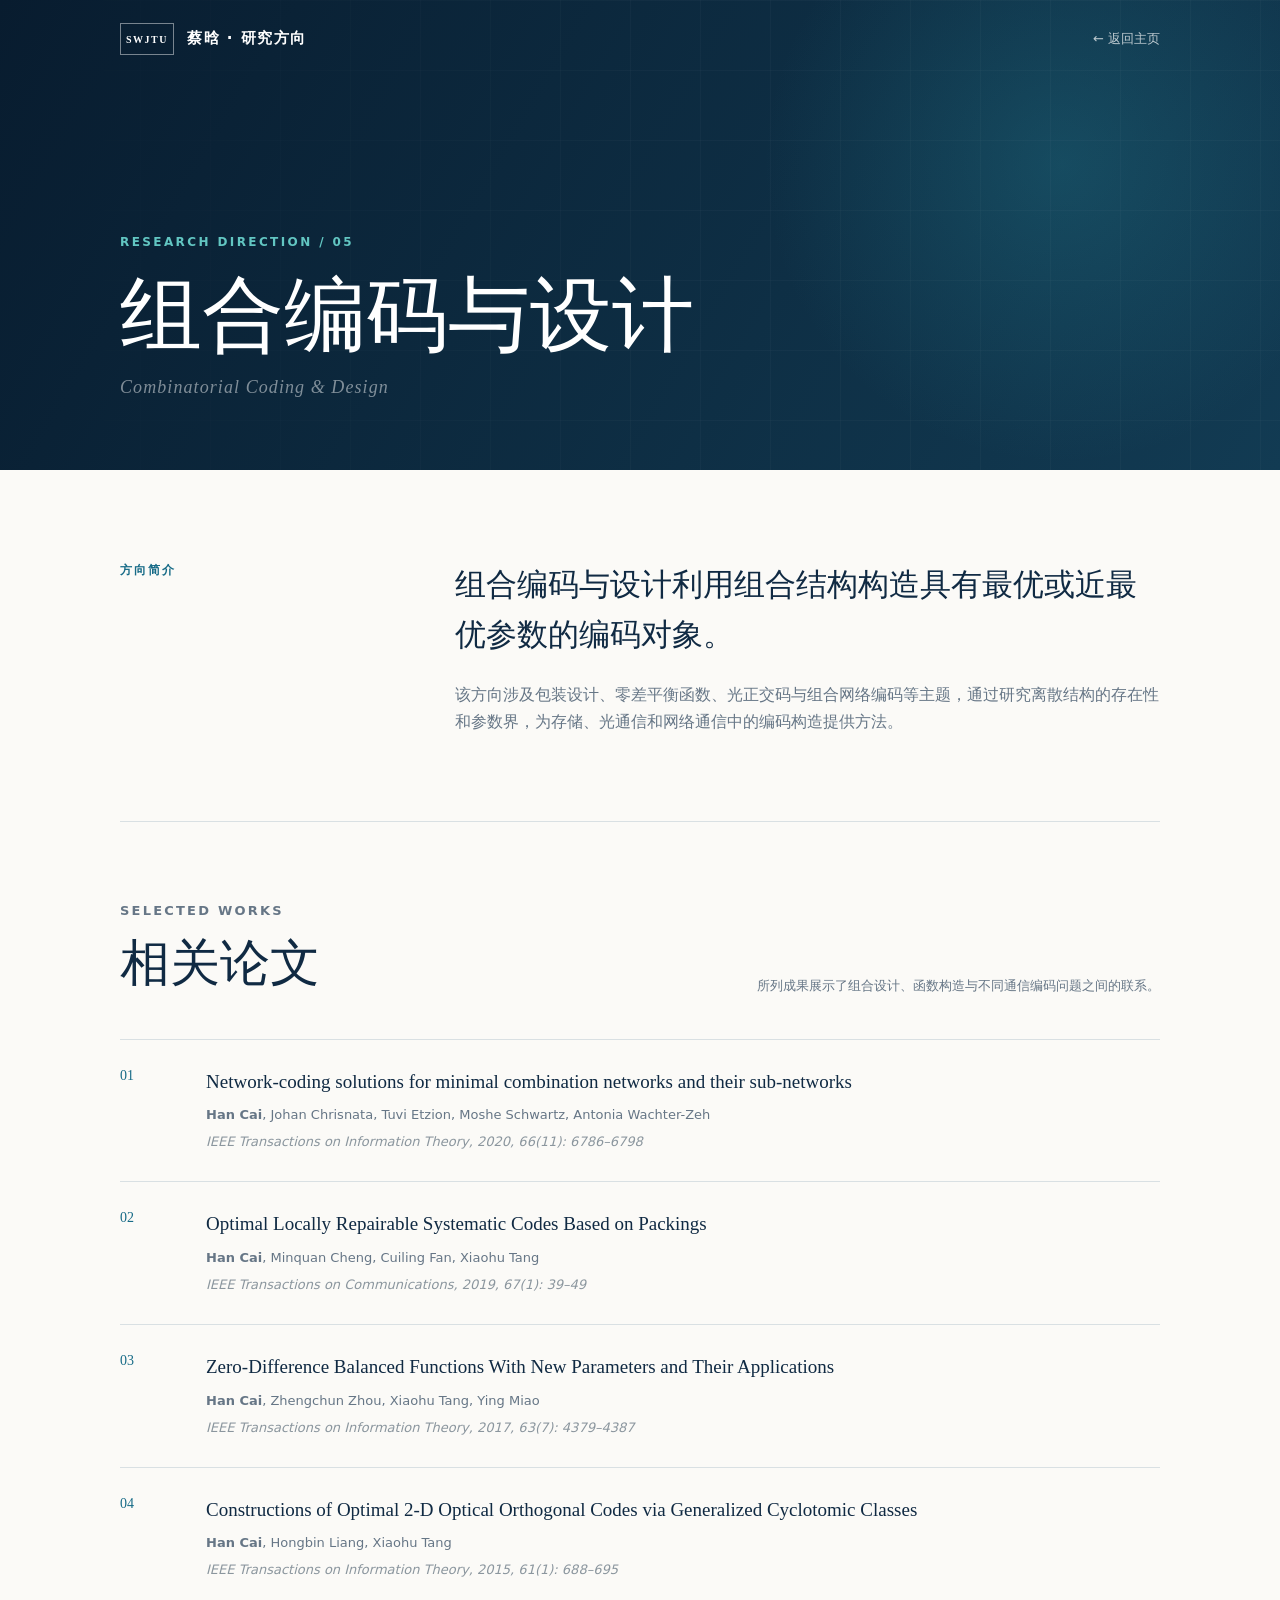
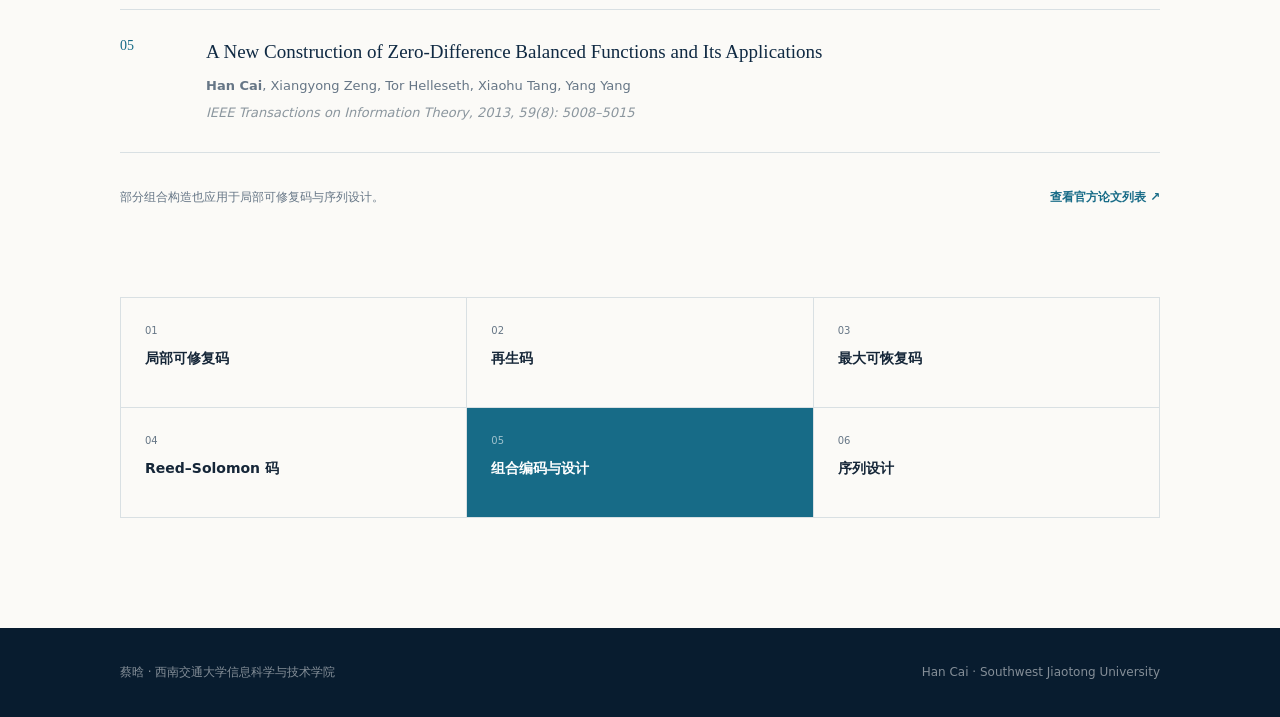
<file: research/combinatorial-coding.html>
﻿<!doctype html><html lang="zh-CN"><head><meta charset="UTF-8"><meta name="viewport" content="width=device-width,initial-scale=1"><meta name="description" content="蔡晗教授组合编码与设计研究方向及相关论文"><title>组合编码与设计｜蔡晗</title><link rel="stylesheet" href="./detail.css"></head><body>
<header class="detail-header"><nav class="container detail-nav"><a class="detail-brand" href="../index.html"><b>SWJTU</b><span>蔡晗 · 研究方向</span></a><a class="back-link" href="../index.html#research">← 返回主页</a></nav></header>
<section class="detail-hero"><div class="container"><p class="detail-index">RESEARCH DIRECTION / 05</p><h1>组合编码与设计<span>Combinatorial Coding &amp; Design</span></h1></div></section>
<main class="detail-main"><div class="container"><section class="intro-grid"><p class="kicker">方向简介</p><div class="intro-copy"><p class="lead">组合编码与设计利用组合结构构造具有最优或近最优参数的编码对象。</p><p>该方向涉及包装设计、零差平衡函数、光正交码与组合网络编码等主题，通过研究离散结构的存在性和参数界，为存储、光通信和网络通信中的编码构造提供方法。</p></div></section>
<section class="papers"><div class="papers-head"><div><p class="kicker">SELECTED WORKS</p><h2>相关论文</h2></div><p>所列成果展示了组合设计、函数构造与不同通信编码问题之间的联系。</p></div><ol class="paper-list">
<li><div><h3>Network-coding solutions for minimal combination networks and their sub-networks</h3><p><strong>Han Cai</strong>, Johan Chrisnata, Tuvi Etzion, Moshe Schwartz, Antonia Wachter-Zeh<span class="journal">IEEE Transactions on Information Theory, 2020, 66(11): 6786–6798</span></p></div></li>
<li><div><h3>Optimal Locally Repairable Systematic Codes Based on Packings</h3><p><strong>Han Cai</strong>, Minquan Cheng, Cuiling Fan, Xiaohu Tang<span class="journal">IEEE Transactions on Communications, 2019, 67(1): 39–49</span></p></div></li>
<li><div><h3>Zero-Difference Balanced Functions With New Parameters and Their Applications</h3><p><strong>Han Cai</strong>, Zhengchun Zhou, Xiaohu Tang, Ying Miao<span class="journal">IEEE Transactions on Information Theory, 2017, 63(7): 4379–4387</span></p></div></li>
<li><div><h3>Constructions of Optimal 2-D Optical Orthogonal Codes via Generalized Cyclotomic Classes</h3><p><strong>Han Cai</strong>, Hongbin Liang, Xiaohu Tang<span class="journal">IEEE Transactions on Information Theory, 2015, 61(1): 688–695</span></p></div></li>
<li><div><h3>A New Construction of Zero-Difference Balanced Functions and Its Applications</h3><p><strong>Han Cai</strong>, Xiangyong Zeng, Tor Helleseth, Xiaohu Tang, Yang Yang<span class="journal">IEEE Transactions on Information Theory, 2013, 59(8): 5008–5015</span></p></div></li>
</ol><div class="source-note"><span>部分组合构造也应用于局部可修复码与序列设计。</span><a href="https://faculty.swjtu.edu.cn/caihan/zh_CN/lwcg/386613/list/index.htm" target="_blank" rel="noreferrer">查看官方论文列表 ↗</a></div></section>
<nav class="direction-nav" aria-label="其他研究方向"><a href="./locally-repairable-codes.html"><small>01</small><strong>局部可修复码</strong></a><a href="./regenerating-codes.html"><small>02</small><strong>再生码</strong></a><a href="./maximally-recoverable-codes.html"><small>03</small><strong>最大可恢复码</strong></a><a href="./reed-solomon-codes.html"><small>04</small><strong>Reed–Solomon 码</strong></a><a aria-current="page" href="./combinatorial-coding.html"><small>05</small><strong>组合编码与设计</strong></a><a href="./sequence-design.html"><small>06</small><strong>序列设计</strong></a></nav></div></main>
<footer class="detail-footer"><div class="container"><span>蔡晗 · 西南交通大学信息科学与技术学院</span><span>Han Cai · Southwest Jiaotong University</span></div></footer></body></html>
</file>
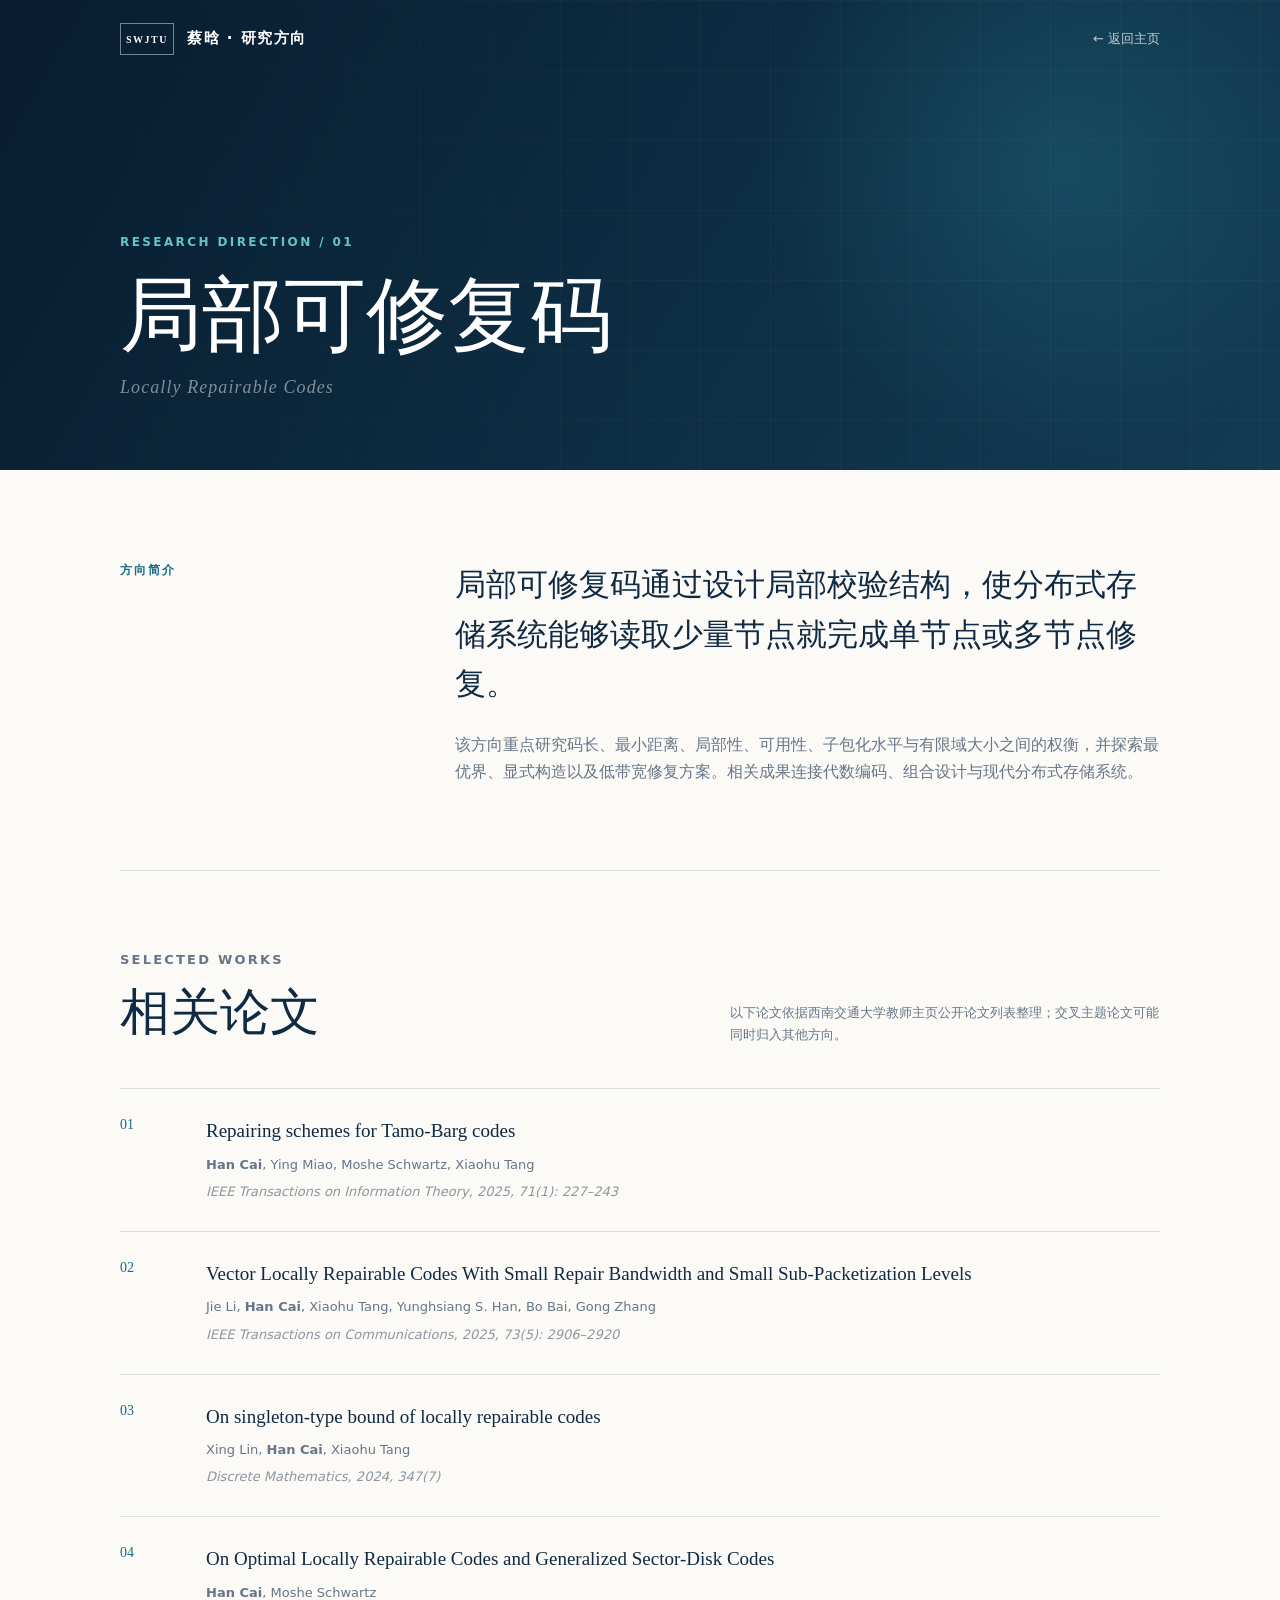
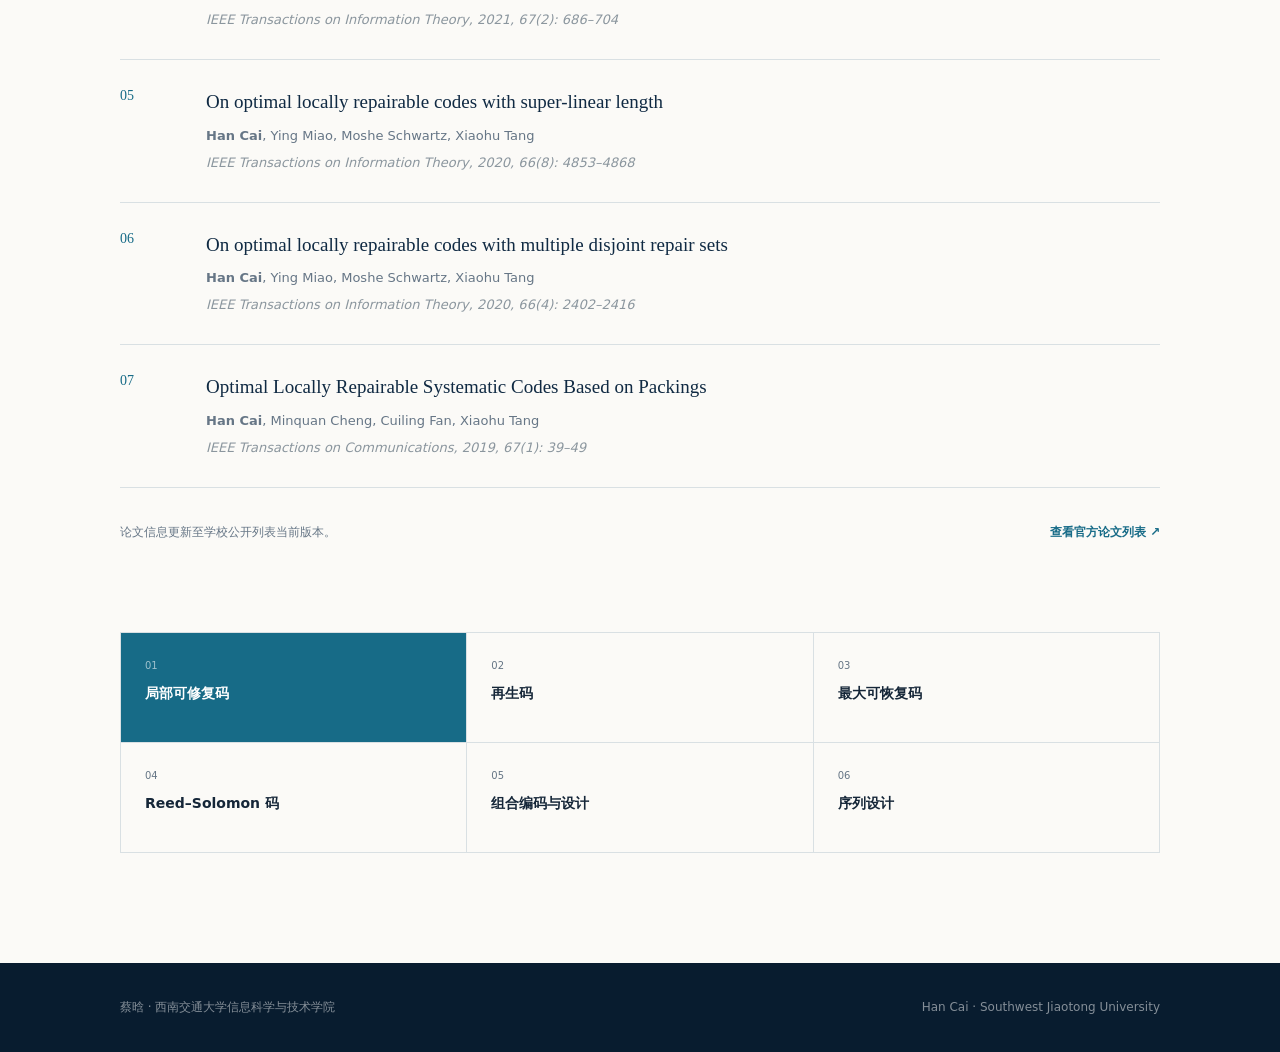
<file: research/locally-repairable-codes.html>
﻿<!doctype html><html lang="zh-CN"><head><meta charset="UTF-8"><meta name="viewport" content="width=device-width,initial-scale=1"><meta name="description" content="蔡晗教授局部可修复码研究方向与相关论文"><title>局部可修复码｜蔡晗</title><link rel="stylesheet" href="./detail.css"></head><body>
<header class="detail-header"><nav class="container detail-nav"><a class="detail-brand" href="../index.html"><b>SWJTU</b><span>蔡晗 · 研究方向</span></a><a class="back-link" href="../index.html#research">← 返回主页</a></nav></header>
<section class="detail-hero"><div class="container"><p class="detail-index">RESEARCH DIRECTION / 01</p><h1>局部可修复码<span>Locally Repairable Codes</span></h1></div></section>
<main class="detail-main"><div class="container"><section class="intro-grid"><p class="kicker">方向简介</p><div class="intro-copy"><p class="lead">局部可修复码通过设计局部校验结构，使分布式存储系统能够读取少量节点就完成单节点或多节点修复。</p><p>该方向重点研究码长、最小距离、局部性、可用性、子包化水平与有限域大小之间的权衡，并探索最优界、显式构造以及低带宽修复方案。相关成果连接代数编码、组合设计与现代分布式存储系统。</p></div></section>
<section class="papers"><div class="papers-head"><div><p class="kicker">SELECTED WORKS</p><h2>相关论文</h2></div><p>以下论文依据西南交通大学教师主页公开论文列表整理；交叉主题论文可能同时归入其他方向。</p></div><ol class="paper-list">
<li><div><h3>Repairing schemes for Tamo-Barg codes</h3><p><strong>Han Cai</strong>, Ying Miao, Moshe Schwartz, Xiaohu Tang<span class="journal">IEEE Transactions on Information Theory, 2025, 71(1): 227–243</span></p></div></li>
<li><div><h3>Vector Locally Repairable Codes With Small Repair Bandwidth and Small Sub-Packetization Levels</h3><p>Jie Li, <strong>Han Cai</strong>, Xiaohu Tang, Yunghsiang S. Han, Bo Bai, Gong Zhang<span class="journal">IEEE Transactions on Communications, 2025, 73(5): 2906–2920</span></p></div></li>
<li><div><h3>On singleton-type bound of locally repairable codes</h3><p>Xing Lin, <strong>Han Cai</strong>, Xiaohu Tang<span class="journal">Discrete Mathematics, 2024, 347(7)</span></p></div></li>
<li><div><h3>On Optimal Locally Repairable Codes and Generalized Sector-Disk Codes</h3><p><strong>Han Cai</strong>, Moshe Schwartz<span class="journal">IEEE Transactions on Information Theory, 2021, 67(2): 686–704</span></p></div></li>
<li><div><h3>On optimal locally repairable codes with super-linear length</h3><p><strong>Han Cai</strong>, Ying Miao, Moshe Schwartz, Xiaohu Tang<span class="journal">IEEE Transactions on Information Theory, 2020, 66(8): 4853–4868</span></p></div></li>
<li><div><h3>On optimal locally repairable codes with multiple disjoint repair sets</h3><p><strong>Han Cai</strong>, Ying Miao, Moshe Schwartz, Xiaohu Tang<span class="journal">IEEE Transactions on Information Theory, 2020, 66(4): 2402–2416</span></p></div></li>
<li><div><h3>Optimal Locally Repairable Systematic Codes Based on Packings</h3><p><strong>Han Cai</strong>, Minquan Cheng, Cuiling Fan, Xiaohu Tang<span class="journal">IEEE Transactions on Communications, 2019, 67(1): 39–49</span></p></div></li>
</ol><div class="source-note"><span>论文信息更新至学校公开列表当前版本。</span><a href="https://faculty.swjtu.edu.cn/caihan/zh_CN/lwcg/386613/list/index.htm" target="_blank" rel="noreferrer">查看官方论文列表 ↗</a></div></section>
<nav class="direction-nav" aria-label="其他研究方向"><a aria-current="page" href="./locally-repairable-codes.html"><small>01</small><strong>局部可修复码</strong></a><a href="./regenerating-codes.html"><small>02</small><strong>再生码</strong></a><a href="./maximally-recoverable-codes.html"><small>03</small><strong>最大可恢复码</strong></a><a href="./reed-solomon-codes.html"><small>04</small><strong>Reed–Solomon 码</strong></a><a href="./combinatorial-coding.html"><small>05</small><strong>组合编码与设计</strong></a><a href="./sequence-design.html"><small>06</small><strong>序列设计</strong></a></nav></div></main>
<footer class="detail-footer"><div class="container"><span>蔡晗 · 西南交通大学信息科学与技术学院</span><span>Han Cai · Southwest Jiaotong University</span></div></footer></body></html>
</file>
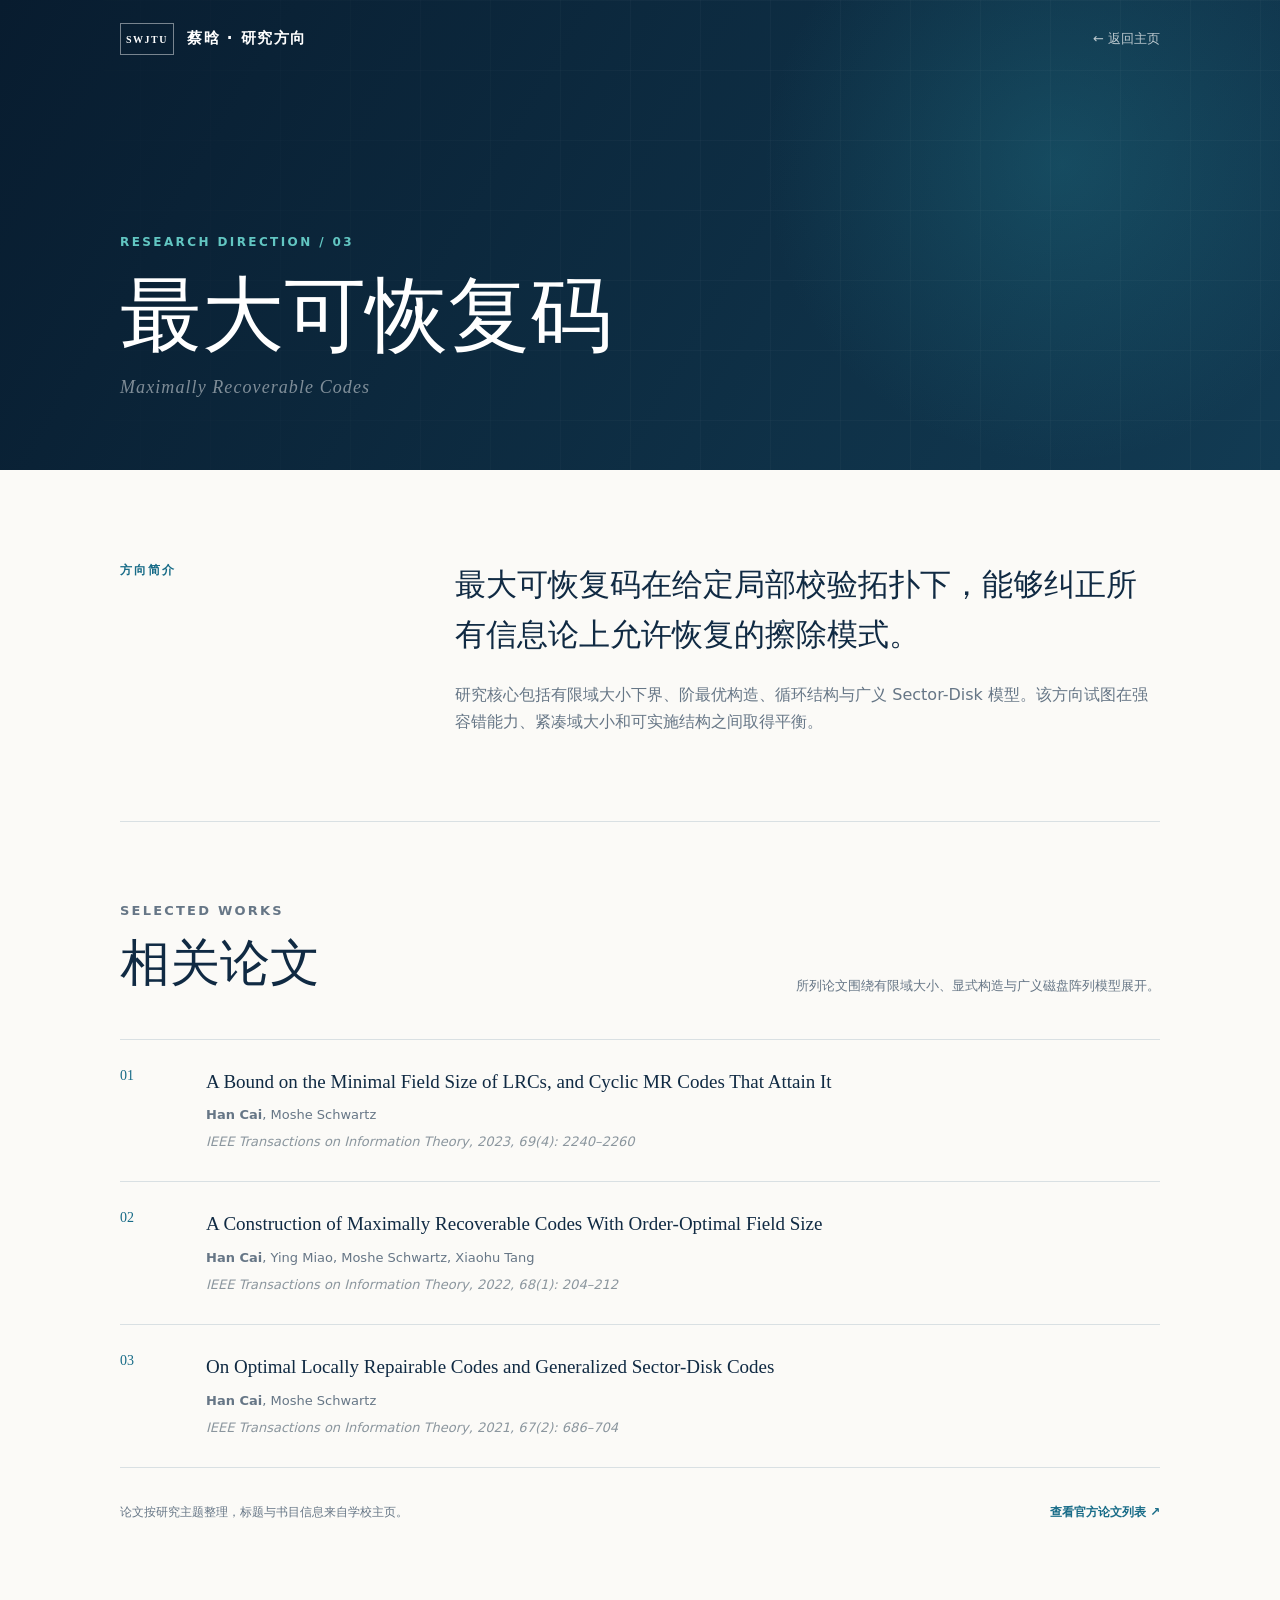
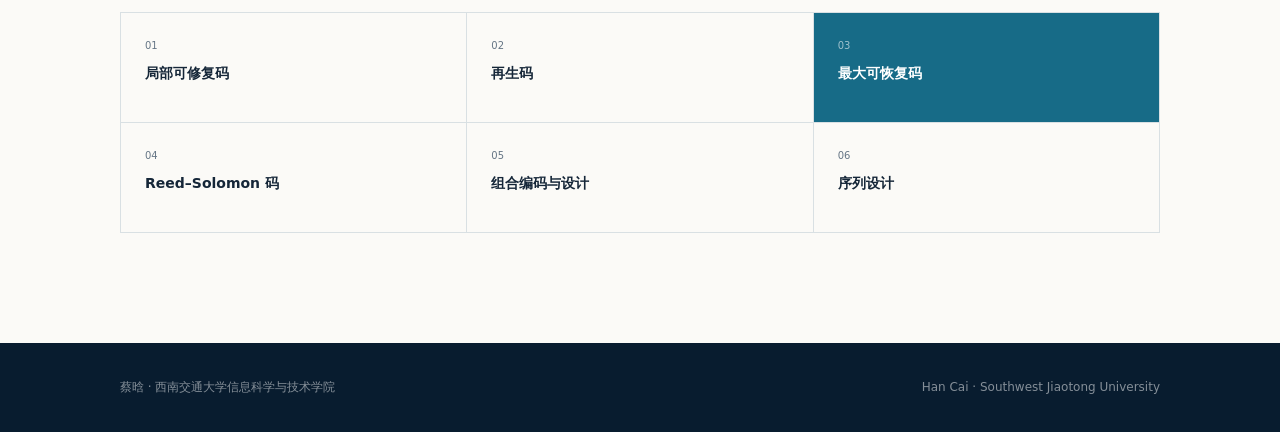
<file: research/maximally-recoverable-codes.html>
﻿<!doctype html><html lang="zh-CN"><head><meta charset="UTF-8"><meta name="viewport" content="width=device-width,initial-scale=1"><meta name="description" content="蔡晗教授最大可恢复码研究方向与相关论文"><title>最大可恢复码｜蔡晗</title><link rel="stylesheet" href="./detail.css"></head><body>
<header class="detail-header"><nav class="container detail-nav"><a class="detail-brand" href="../index.html"><b>SWJTU</b><span>蔡晗 · 研究方向</span></a><a class="back-link" href="../index.html#research">← 返回主页</a></nav></header>
<section class="detail-hero"><div class="container"><p class="detail-index">RESEARCH DIRECTION / 03</p><h1>最大可恢复码<span>Maximally Recoverable Codes</span></h1></div></section>
<main class="detail-main"><div class="container"><section class="intro-grid"><p class="kicker">方向简介</p><div class="intro-copy"><p class="lead">最大可恢复码在给定局部校验拓扑下，能够纠正所有信息论上允许恢复的擦除模式。</p><p>研究核心包括有限域大小下界、阶最优构造、循环结构与广义 Sector-Disk 模型。该方向试图在强容错能力、紧凑域大小和可实施结构之间取得平衡。</p></div></section>
<section class="papers"><div class="papers-head"><div><p class="kicker">SELECTED WORKS</p><h2>相关论文</h2></div><p>所列论文围绕有限域大小、显式构造与广义磁盘阵列模型展开。</p></div><ol class="paper-list">
<li><div><h3>A Bound on the Minimal Field Size of LRCs, and Cyclic MR Codes That Attain It</h3><p><strong>Han Cai</strong>, Moshe Schwartz<span class="journal">IEEE Transactions on Information Theory, 2023, 69(4): 2240–2260</span></p></div></li>
<li><div><h3>A Construction of Maximally Recoverable Codes With Order-Optimal Field Size</h3><p><strong>Han Cai</strong>, Ying Miao, Moshe Schwartz, Xiaohu Tang<span class="journal">IEEE Transactions on Information Theory, 2022, 68(1): 204–212</span></p></div></li>
<li><div><h3>On Optimal Locally Repairable Codes and Generalized Sector-Disk Codes</h3><p><strong>Han Cai</strong>, Moshe Schwartz<span class="journal">IEEE Transactions on Information Theory, 2021, 67(2): 686–704</span></p></div></li>
</ol><div class="source-note"><span>论文按研究主题整理，标题与书目信息来自学校主页。</span><a href="https://faculty.swjtu.edu.cn/caihan/zh_CN/lwcg/386613/list/index.htm" target="_blank" rel="noreferrer">查看官方论文列表 ↗</a></div></section>
<nav class="direction-nav" aria-label="其他研究方向"><a href="./locally-repairable-codes.html"><small>01</small><strong>局部可修复码</strong></a><a href="./regenerating-codes.html"><small>02</small><strong>再生码</strong></a><a aria-current="page" href="./maximally-recoverable-codes.html"><small>03</small><strong>最大可恢复码</strong></a><a href="./reed-solomon-codes.html"><small>04</small><strong>Reed–Solomon 码</strong></a><a href="./combinatorial-coding.html"><small>05</small><strong>组合编码与设计</strong></a><a href="./sequence-design.html"><small>06</small><strong>序列设计</strong></a></nav></div></main>
<footer class="detail-footer"><div class="container"><span>蔡晗 · 西南交通大学信息科学与技术学院</span><span>Han Cai · Southwest Jiaotong University</span></div></footer></body></html>
</file>
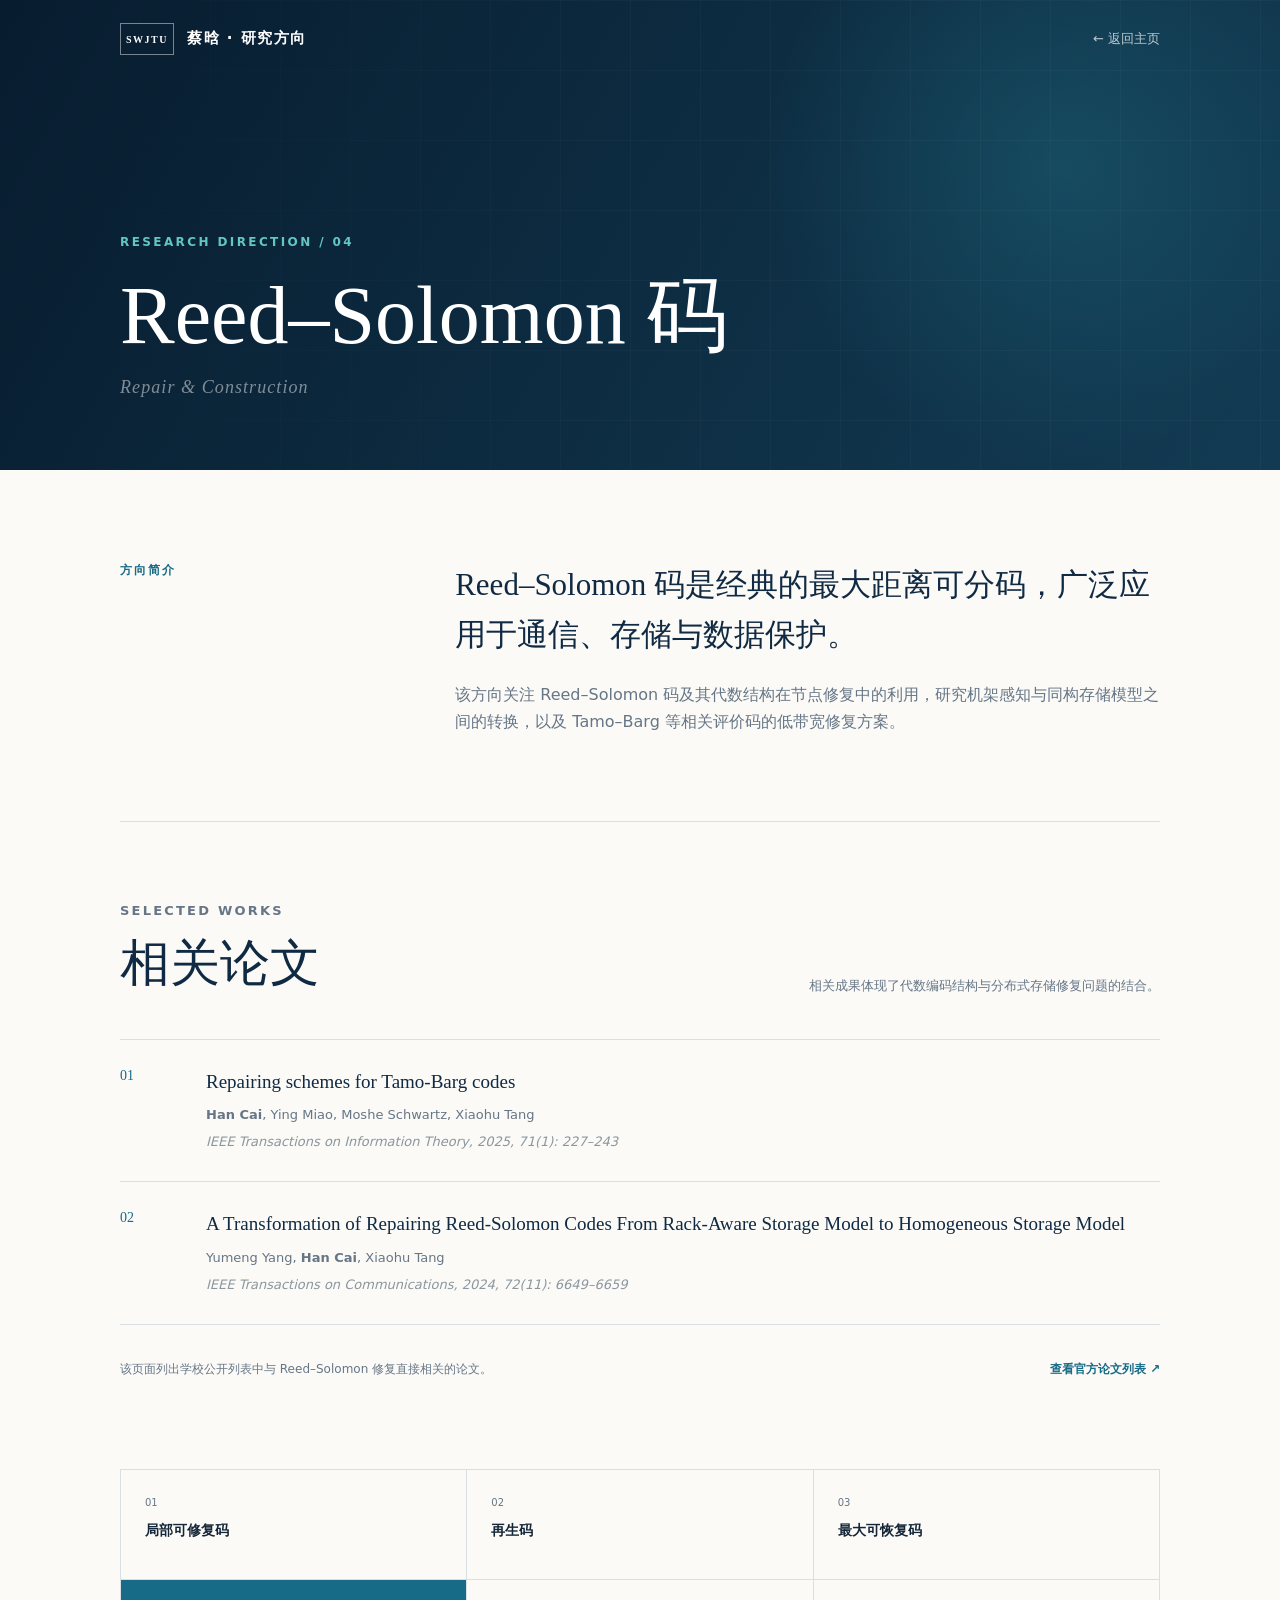
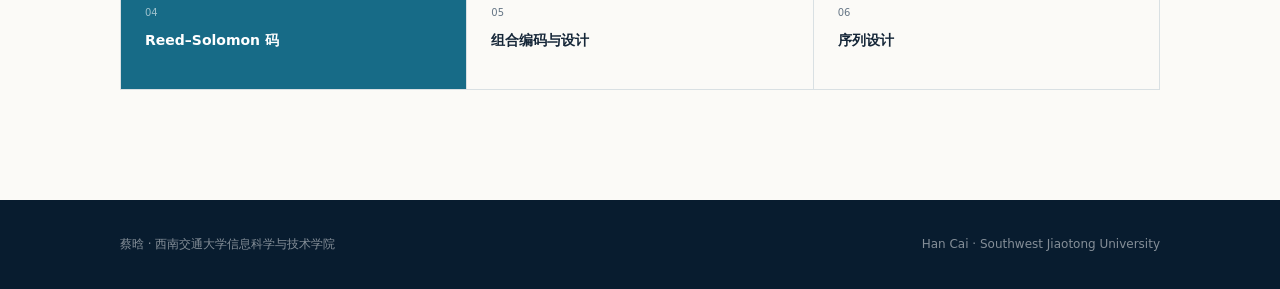
<file: research/reed-solomon-codes.html>
﻿<!doctype html><html lang="zh-CN"><head><meta charset="UTF-8"><meta name="viewport" content="width=device-width,initial-scale=1"><meta name="description" content="蔡晗教授 Reed–Solomon 码研究方向与相关论文"><title>Reed–Solomon 码｜蔡晗</title><link rel="stylesheet" href="./detail.css"></head><body>
<header class="detail-header"><nav class="container detail-nav"><a class="detail-brand" href="../index.html"><b>SWJTU</b><span>蔡晗 · 研究方向</span></a><a class="back-link" href="../index.html#research">← 返回主页</a></nav></header>
<section class="detail-hero"><div class="container"><p class="detail-index">RESEARCH DIRECTION / 04</p><h1>Reed–Solomon 码<span>Repair &amp; Construction</span></h1></div></section>
<main class="detail-main"><div class="container"><section class="intro-grid"><p class="kicker">方向简介</p><div class="intro-copy"><p class="lead">Reed–Solomon 码是经典的最大距离可分码，广泛应用于通信、存储与数据保护。</p><p>该方向关注 Reed–Solomon 码及其代数结构在节点修复中的利用，研究机架感知与同构存储模型之间的转换，以及 Tamo–Barg 等相关评价码的低带宽修复方案。</p></div></section>
<section class="papers"><div class="papers-head"><div><p class="kicker">SELECTED WORKS</p><h2>相关论文</h2></div><p>相关成果体现了代数编码结构与分布式存储修复问题的结合。</p></div><ol class="paper-list">
<li><div><h3>Repairing schemes for Tamo-Barg codes</h3><p><strong>Han Cai</strong>, Ying Miao, Moshe Schwartz, Xiaohu Tang<span class="journal">IEEE Transactions on Information Theory, 2025, 71(1): 227–243</span></p></div></li>
<li><div><h3>A Transformation of Repairing Reed-Solomon Codes From Rack-Aware Storage Model to Homogeneous Storage Model</h3><p>Yumeng Yang, <strong>Han Cai</strong>, Xiaohu Tang<span class="journal">IEEE Transactions on Communications, 2024, 72(11): 6649–6659</span></p></div></li>
</ol><div class="source-note"><span>该页面列出学校公开列表中与 Reed–Solomon 修复直接相关的论文。</span><a href="https://faculty.swjtu.edu.cn/caihan/zh_CN/lwcg/386613/list/index.htm" target="_blank" rel="noreferrer">查看官方论文列表 ↗</a></div></section>
<nav class="direction-nav" aria-label="其他研究方向"><a href="./locally-repairable-codes.html"><small>01</small><strong>局部可修复码</strong></a><a href="./regenerating-codes.html"><small>02</small><strong>再生码</strong></a><a href="./maximally-recoverable-codes.html"><small>03</small><strong>最大可恢复码</strong></a><a aria-current="page" href="./reed-solomon-codes.html"><small>04</small><strong>Reed–Solomon 码</strong></a><a href="./combinatorial-coding.html"><small>05</small><strong>组合编码与设计</strong></a><a href="./sequence-design.html"><small>06</small><strong>序列设计</strong></a></nav></div></main>
<footer class="detail-footer"><div class="container"><span>蔡晗 · 西南交通大学信息科学与技术学院</span><span>Han Cai · Southwest Jiaotong University</span></div></footer></body></html>
</file>
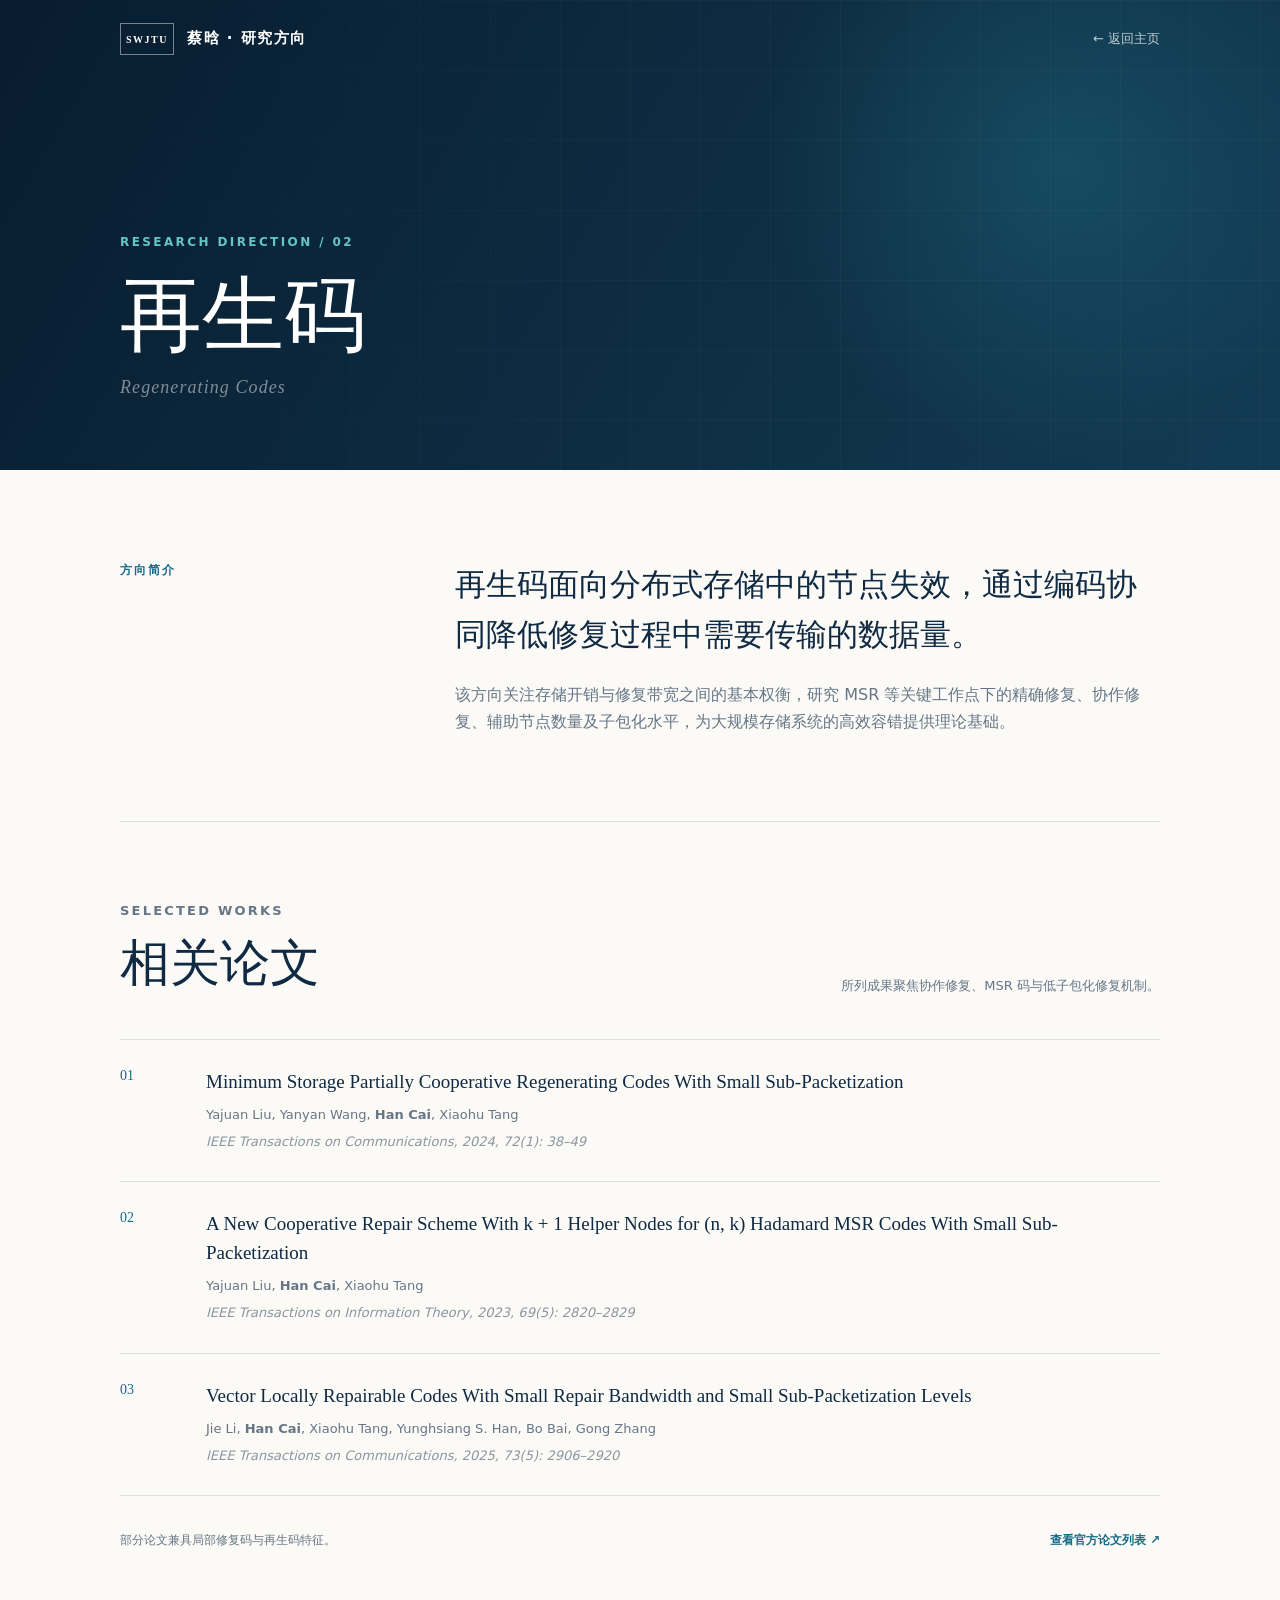
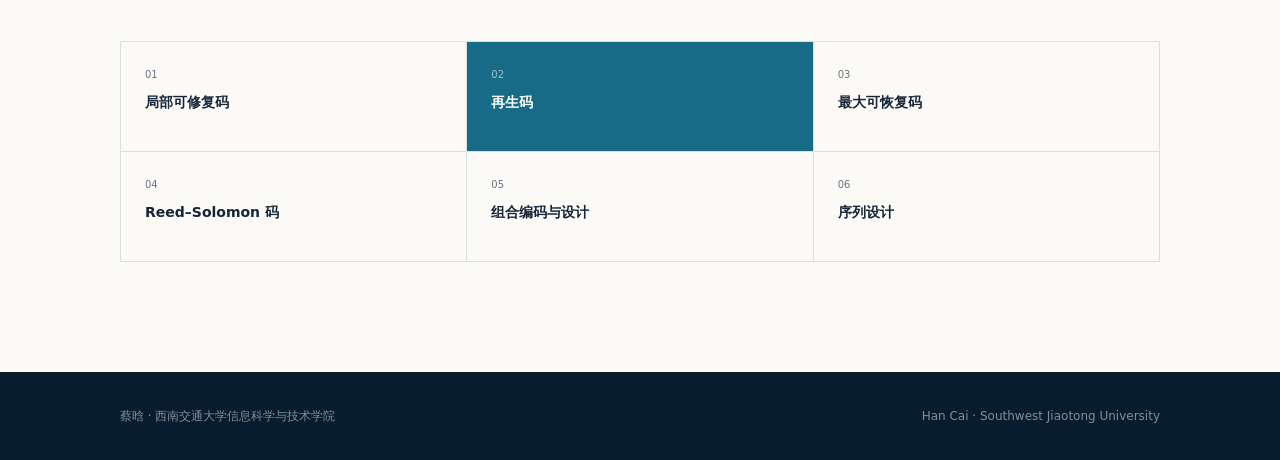
<file: research/regenerating-codes.html>
﻿<!doctype html><html lang="zh-CN"><head><meta charset="UTF-8"><meta name="viewport" content="width=device-width,initial-scale=1"><meta name="description" content="蔡晗教授再生码研究方向与相关论文"><title>再生码｜蔡晗</title><link rel="stylesheet" href="./detail.css"></head><body>
<header class="detail-header"><nav class="container detail-nav"><a class="detail-brand" href="../index.html"><b>SWJTU</b><span>蔡晗 · 研究方向</span></a><a class="back-link" href="../index.html#research">← 返回主页</a></nav></header>
<section class="detail-hero"><div class="container"><p class="detail-index">RESEARCH DIRECTION / 02</p><h1>再生码<span>Regenerating Codes</span></h1></div></section>
<main class="detail-main"><div class="container"><section class="intro-grid"><p class="kicker">方向简介</p><div class="intro-copy"><p class="lead">再生码面向分布式存储中的节点失效，通过编码协同降低修复过程中需要传输的数据量。</p><p>该方向关注存储开销与修复带宽之间的基本权衡，研究 MSR 等关键工作点下的精确修复、协作修复、辅助节点数量及子包化水平，为大规模存储系统的高效容错提供理论基础。</p></div></section>
<section class="papers"><div class="papers-head"><div><p class="kicker">SELECTED WORKS</p><h2>相关论文</h2></div><p>所列成果聚焦协作修复、MSR 码与低子包化修复机制。</p></div><ol class="paper-list">
<li><div><h3>Minimum Storage Partially Cooperative Regenerating Codes With Small Sub-Packetization</h3><p>Yajuan Liu, Yanyan Wang, <strong>Han Cai</strong>, Xiaohu Tang<span class="journal">IEEE Transactions on Communications, 2024, 72(1): 38–49</span></p></div></li>
<li><div><h3>A New Cooperative Repair Scheme With k + 1 Helper Nodes for (n, k) Hadamard MSR Codes With Small Sub-Packetization</h3><p>Yajuan Liu, <strong>Han Cai</strong>, Xiaohu Tang<span class="journal">IEEE Transactions on Information Theory, 2023, 69(5): 2820–2829</span></p></div></li>
<li><div><h3>Vector Locally Repairable Codes With Small Repair Bandwidth and Small Sub-Packetization Levels</h3><p>Jie Li, <strong>Han Cai</strong>, Xiaohu Tang, Yunghsiang S. Han, Bo Bai, Gong Zhang<span class="journal">IEEE Transactions on Communications, 2025, 73(5): 2906–2920</span></p></div></li>
</ol><div class="source-note"><span>部分论文兼具局部修复码与再生码特征。</span><a href="https://faculty.swjtu.edu.cn/caihan/zh_CN/lwcg/386613/list/index.htm" target="_blank" rel="noreferrer">查看官方论文列表 ↗</a></div></section>
<nav class="direction-nav" aria-label="其他研究方向"><a href="./locally-repairable-codes.html"><small>01</small><strong>局部可修复码</strong></a><a aria-current="page" href="./regenerating-codes.html"><small>02</small><strong>再生码</strong></a><a href="./maximally-recoverable-codes.html"><small>03</small><strong>最大可恢复码</strong></a><a href="./reed-solomon-codes.html"><small>04</small><strong>Reed–Solomon 码</strong></a><a href="./combinatorial-coding.html"><small>05</small><strong>组合编码与设计</strong></a><a href="./sequence-design.html"><small>06</small><strong>序列设计</strong></a></nav></div></main>
<footer class="detail-footer"><div class="container"><span>蔡晗 · 西南交通大学信息科学与技术学院</span><span>Han Cai · Southwest Jiaotong University</span></div></footer></body></html>
</file>
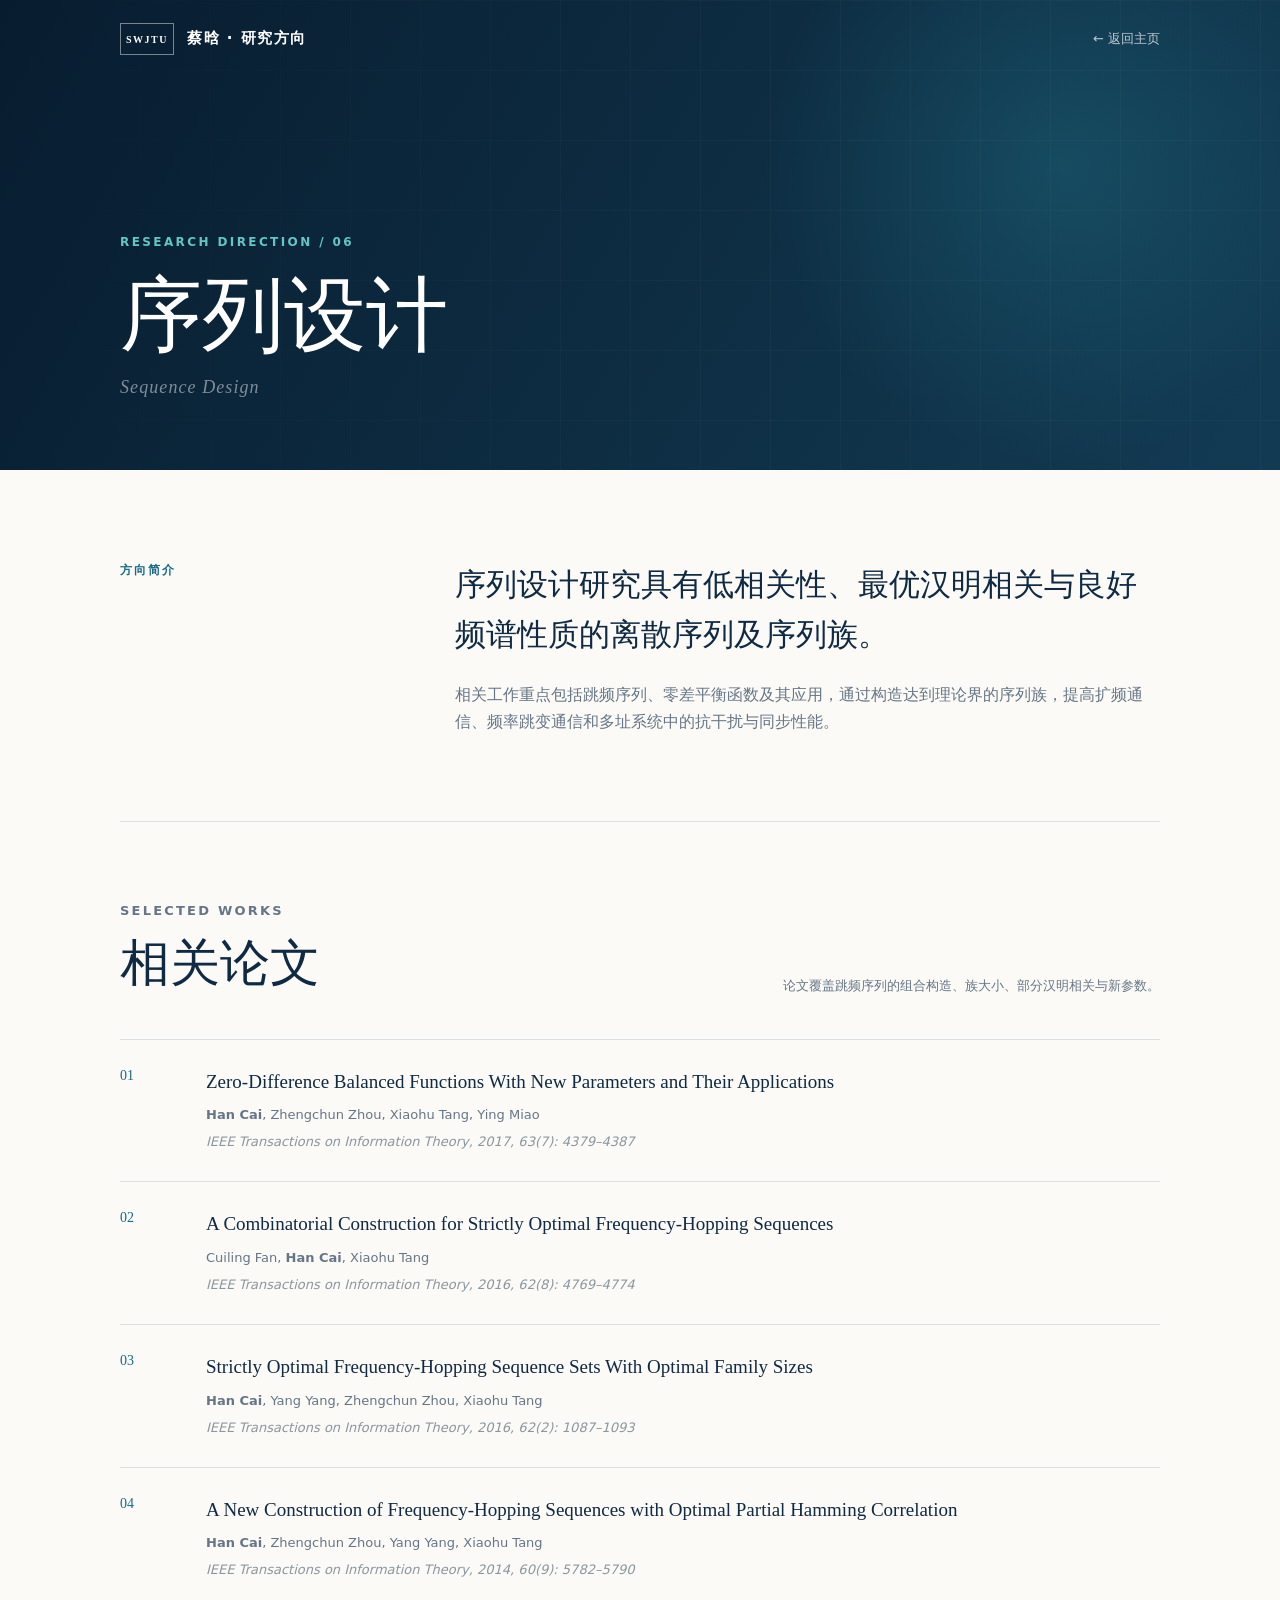
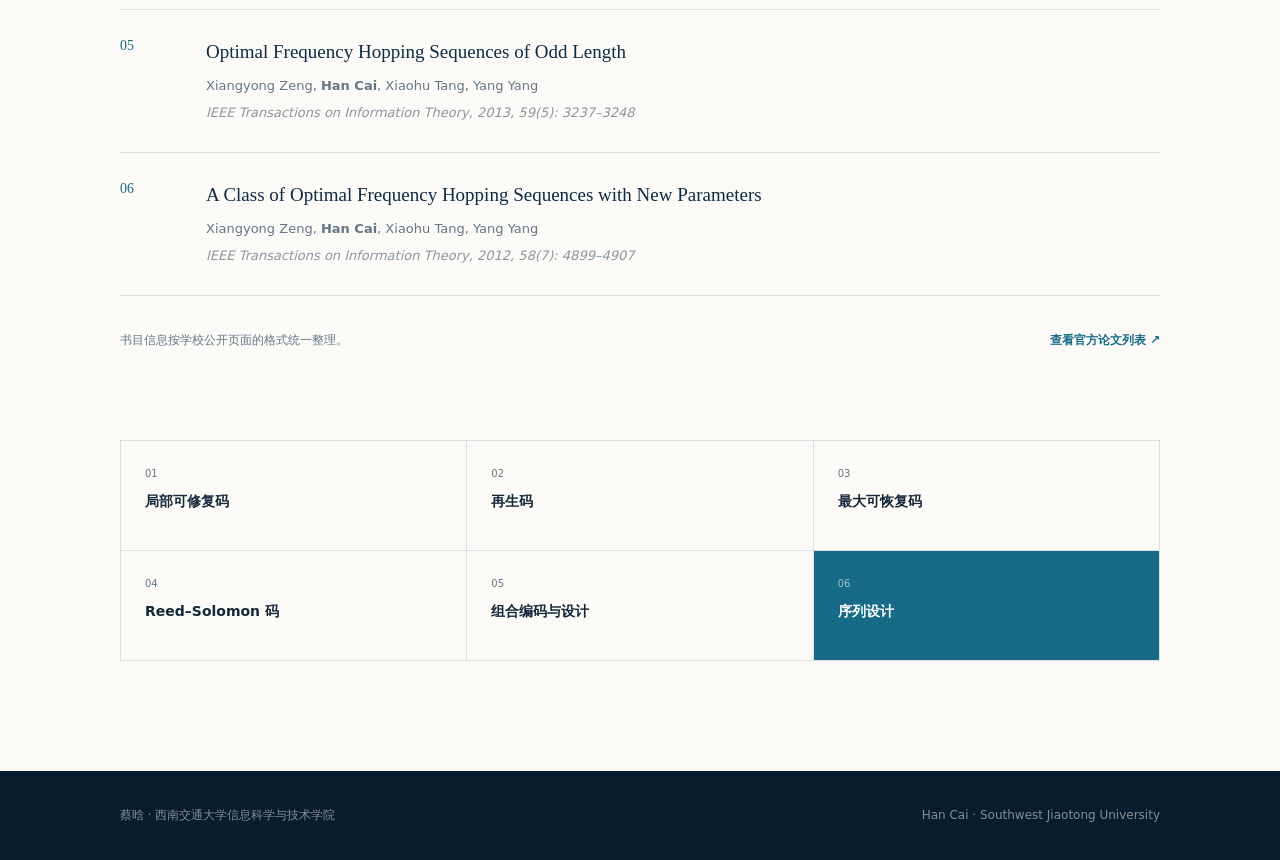
<file: research/sequence-design.html>
﻿<!doctype html><html lang="zh-CN"><head><meta charset="UTF-8"><meta name="viewport" content="width=device-width,initial-scale=1"><meta name="description" content="蔡晗教授序列设计研究方向与相关论文"><title>序列设计｜蔡晗</title><link rel="stylesheet" href="./detail.css"></head><body>
<header class="detail-header"><nav class="container detail-nav"><a class="detail-brand" href="../index.html"><b>SWJTU</b><span>蔡晗 · 研究方向</span></a><a class="back-link" href="../index.html#research">← 返回主页</a></nav></header>
<section class="detail-hero"><div class="container"><p class="detail-index">RESEARCH DIRECTION / 06</p><h1>序列设计<span>Sequence Design</span></h1></div></section>
<main class="detail-main"><div class="container"><section class="intro-grid"><p class="kicker">方向简介</p><div class="intro-copy"><p class="lead">序列设计研究具有低相关性、最优汉明相关与良好频谱性质的离散序列及序列族。</p><p>相关工作重点包括跳频序列、零差平衡函数及其应用，通过构造达到理论界的序列族，提高扩频通信、频率跳变通信和多址系统中的抗干扰与同步性能。</p></div></section>
<section class="papers"><div class="papers-head"><div><p class="kicker">SELECTED WORKS</p><h2>相关论文</h2></div><p>论文覆盖跳频序列的组合构造、族大小、部分汉明相关与新参数。</p></div><ol class="paper-list">
<li><div><h3>Zero-Difference Balanced Functions With New Parameters and Their Applications</h3><p><strong>Han Cai</strong>, Zhengchun Zhou, Xiaohu Tang, Ying Miao<span class="journal">IEEE Transactions on Information Theory, 2017, 63(7): 4379–4387</span></p></div></li>
<li><div><h3>A Combinatorial Construction for Strictly Optimal Frequency-Hopping Sequences</h3><p>Cuiling Fan, <strong>Han Cai</strong>, Xiaohu Tang<span class="journal">IEEE Transactions on Information Theory, 2016, 62(8): 4769–4774</span></p></div></li>
<li><div><h3>Strictly Optimal Frequency-Hopping Sequence Sets With Optimal Family Sizes</h3><p><strong>Han Cai</strong>, Yang Yang, Zhengchun Zhou, Xiaohu Tang<span class="journal">IEEE Transactions on Information Theory, 2016, 62(2): 1087–1093</span></p></div></li>
<li><div><h3>A New Construction of Frequency-Hopping Sequences with Optimal Partial Hamming Correlation</h3><p><strong>Han Cai</strong>, Zhengchun Zhou, Yang Yang, Xiaohu Tang<span class="journal">IEEE Transactions on Information Theory, 2014, 60(9): 5782–5790</span></p></div></li>
<li><div><h3>Optimal Frequency Hopping Sequences of Odd Length</h3><p>Xiangyong Zeng, <strong>Han Cai</strong>, Xiaohu Tang, Yang Yang<span class="journal">IEEE Transactions on Information Theory, 2013, 59(5): 3237–3248</span></p></div></li>
<li><div><h3>A Class of Optimal Frequency Hopping Sequences with New Parameters</h3><p>Xiangyong Zeng, <strong>Han Cai</strong>, Xiaohu Tang, Yang Yang<span class="journal">IEEE Transactions on Information Theory, 2012, 58(7): 4899–4907</span></p></div></li>
</ol><div class="source-note"><span>书目信息按学校公开页面的格式统一整理。</span><a href="https://faculty.swjtu.edu.cn/caihan/zh_CN/lwcg/386613/list/index.htm" target="_blank" rel="noreferrer">查看官方论文列表 ↗</a></div></section>
<nav class="direction-nav" aria-label="其他研究方向"><a href="./locally-repairable-codes.html"><small>01</small><strong>局部可修复码</strong></a><a href="./regenerating-codes.html"><small>02</small><strong>再生码</strong></a><a href="./maximally-recoverable-codes.html"><small>03</small><strong>最大可恢复码</strong></a><a href="./reed-solomon-codes.html"><small>04</small><strong>Reed–Solomon 码</strong></a><a href="./combinatorial-coding.html"><small>05</small><strong>组合编码与设计</strong></a><a aria-current="page" href="./sequence-design.html"><small>06</small><strong>序列设计</strong></a></nav></div></main>
<footer class="detail-footer"><div class="container"><span>蔡晗 · 西南交通大学信息科学与技术学院</span><span>Han Cai · Southwest Jiaotong University</span></div></footer></body></html>
</file>
<file: styles.css>
:root {
  --navy: #102a43; --navy-deep: #081c2f; --blue: #176b87; --cyan: #62c6c2;
  --cream: #f5f3ee; --paper: #fbfaf7; --white: #fff; --ink: #152638;
  --muted: #667686; --line: #d9e0e3; --accent: #f2b84b;
  --shadow: 0 24px 70px rgba(8, 28, 47, .14); --container: min(1180px, calc(100% - 48px));
}
* { box-sizing: border-box; }
html { scroll-behavior: smooth; scroll-padding-top: 84px; }
body { margin: 0; color: var(--ink); background: var(--paper); font-family: "Segoe UI", "PingFang SC", "Microsoft YaHei", system-ui, sans-serif; line-height: 1.65; -webkit-font-smoothing: antialiased; }
body.menu-open { overflow: hidden; }
a { color: inherit; text-decoration: none; }
img { display: block; max-width: 100%; }
button { color: inherit; font: inherit; }
.container { width: var(--container); margin-inline: auto; }
.sr-only { position: absolute; width: 1px; height: 1px; padding: 0; margin: -1px; overflow: hidden; clip: rect(0, 0, 0, 0); white-space: nowrap; border: 0; }
.skip-link { position: fixed; z-index: 1000; top: 10px; left: 10px; padding: 9px 14px; background: var(--white); transform: translateY(-150%); }
.skip-link:focus { transform: none; }

.site-header { position: fixed; z-index: 100; top: 0; left: 0; width: 100%; transition: background .25s ease, box-shadow .25s ease; }
.site-header.scrolled { background: rgba(251, 250, 247, .94); box-shadow: 0 1px 0 rgba(16, 42, 67, .1); backdrop-filter: blur(12px); }
.nav-shell { width: var(--container); height: 82px; margin: auto; display: flex; align-items: center; justify-content: space-between; }
.brand { display: flex; align-items: center; gap: 13px; color: var(--white); }
.scrolled .brand { color: var(--navy); }
.brand-mark { display: grid; place-items: center; width: 54px; height: 32px; border: 1px solid rgba(255,255,255,.5); font: 700 10px/1 Georgia, serif; letter-spacing: .12em; }
.scrolled .brand-mark { border-color: rgba(16,42,67,.35); }
.brand-copy { display: grid; line-height: 1.2; }
.brand-copy strong { font-size: 18px; letter-spacing: .12em; }
.brand-copy small { margin-top: 3px; font-size: 10px; opacity: .74; letter-spacing: .06em; }
.site-nav { display: flex; align-items: center; gap: clamp(19px, 2.4vw, 34px); color: rgba(255,255,255,.84); font-size: 14px; }
.site-nav a { position: relative; padding-block: 9px; }
.site-nav a::after { content: ""; position: absolute; left: 0; bottom: 2px; width: 0; height: 1px; background: var(--accent); transition: width .2s ease; }
.site-nav a:hover::after, .site-nav a.active::after { width: 100%; }
.scrolled .site-nav { color: var(--ink); }
.nav-external { opacity: .72; }
.menu-toggle { display: none; width: 42px; height: 42px; padding: 10px 8px; border: 0; background: transparent; }
.menu-toggle span:not(.sr-only) { display: block; height: 1px; margin: 5px 0; background: currentColor; transition: transform .25s, opacity .2s; }

.hero { position: relative; min-height: 760px; height: 100svh; max-height: 980px; overflow: hidden; color: var(--white); background: var(--navy-deep); }
.hero::before { content: ""; position: absolute; inset: 0; background: radial-gradient(circle at 77% 46%, rgba(34,135,155,.24), transparent 29%), linear-gradient(120deg, var(--navy-deep) 0%, #0c2b45 62%, #123b53 100%); }
.hero-pattern { position: absolute; inset: 0; opacity: .16; background-image: linear-gradient(rgba(255,255,255,.14) 1px, transparent 1px), linear-gradient(90deg, rgba(255,255,255,.14) 1px, transparent 1px); background-size: 72px 72px; mask-image: linear-gradient(90deg, transparent, black 55%, black); }
.hero-grid { position: relative; height: 100%; display: grid; grid-template-columns: 1.18fr .82fr; align-items: center; gap: 8vw; padding-top: 80px; }
.eyebrow, .section-index { margin: 0 0 24px; color: var(--cyan); font-size: 12px; font-weight: 700; letter-spacing: .2em; text-transform: uppercase; }
.hero h1 { margin: 0; font: 400 clamp(64px, 8vw, 108px)/.96 Georgia, "Times New Roman", "Songti SC", serif; letter-spacing: .04em; }
.hero h1 span { margin-left: 10px; font: 400 18px/1.2 "Segoe UI", sans-serif; letter-spacing: .16em; opacity: .72; }
.hero-en { margin: 18px 0 32px; color: rgba(255,255,255,.55); font: italic 21px Georgia, serif; letter-spacing: .05em; }
.hero-role { margin: 0; font-size: clamp(18px, 2vw, 24px); font-weight: 600; line-height: 1.65; letter-spacing: .04em; }
.hero-intro { max-width: 620px; margin: 22px 0 0; color: rgba(255,255,255,.66); font-size: 16px; }
.hero-actions { display: flex; flex-wrap: wrap; gap: 14px; margin-top: 38px; }
.button { display: inline-flex; align-items: center; justify-content: center; min-height: 48px; padding: 0 24px; border: 1px solid transparent; font-size: 14px; font-weight: 600; letter-spacing: .04em; transition: transform .2s, background .2s, color .2s, border-color .2s; }
.button:hover { transform: translateY(-2px); }
.button-primary { color: var(--navy-deep); background: var(--accent); }
.button-primary:hover { background: #ffc95f; }
.button-ghost { color: var(--white); border-color: rgba(255,255,255,.32); }
.button-ghost:hover { border-color: var(--white); }
.profile-visual { position: relative; justify-self: center; width: min(370px, 100%); }
.portrait-frame { position: relative; aspect-ratio: 452/546; overflow: hidden; background: linear-gradient(145deg, #e8eceb, #b8c9cc); box-shadow: var(--shadow); }
.portrait-frame::after { content: ""; position: absolute; inset: 0; box-shadow: inset 0 0 0 1px rgba(255,255,255,.22); pointer-events: none; }
.portrait-frame img { position: relative; z-index: 1; width: 100%; height: 100%; object-fit: cover; filter: saturate(.82) contrast(1.03); }
.portrait-fallback { position: absolute; inset: 0; display: grid; place-items: center; color: rgba(16,42,67,.25); font: 72px Georgia, serif; }
.profile-visual::before { content: ""; position: absolute; z-index: -1; top: -26px; right: -28px; width: 58%; height: 52%; border: 1px solid rgba(98,198,194,.55); }
.profile-visual::after { content: ""; position: absolute; z-index: 2; left: -28px; bottom: 66px; width: 56px; height: 56px; background: var(--accent); }
.profile-note { position: absolute; z-index: 3; right: -55px; bottom: -28px; min-width: 220px; padding: 17px 21px; display: flex; align-items: center; gap: 13px; color: var(--ink); background: var(--white); box-shadow: 0 18px 45px rgba(0,0,0,.16); }
.profile-note div { display: grid; }
.profile-note small { color: var(--muted); font-size: 11px; }
.profile-note strong { font-size: 13px; }
.note-dot { width: 9px; height: 9px; border-radius: 50%; background: #46a675; box-shadow: 0 0 0 5px rgba(70,166,117,.12); }
.scroll-cue { position: absolute; left: 42px; bottom: 38px; display: flex; align-items: center; gap: 12px; color: rgba(255,255,255,.45); font-size: 9px; letter-spacing: .24em; transform: rotate(-90deg); transform-origin: left center; }
.scroll-cue i { display: block; width: 48px; height: 1px; background: currentColor; }

.news-ticker { position: relative; z-index: 4; color: var(--navy); background: var(--white); border-bottom: 1px solid var(--line); box-shadow: 0 12px 35px rgba(8, 28, 47, .06); }
.ticker-shell { width: var(--container); min-height: 80px; margin-inline: auto; display: grid; grid-template-columns: auto minmax(0, 1fr) auto; align-items: center; }
.ticker-label { height: 38px; padding-right: 25px; display: flex; align-items: center; gap: 11px; border-right: 1px solid var(--line); white-space: nowrap; }
.ticker-label strong { font-size: 16px; letter-spacing: .08em; }
.ticker-pulse { width: 10px; height: 10px; border-radius: 50%; background: var(--accent); box-shadow: 0 0 0 0 rgba(242, 184, 75, .5); animation: ticker-pulse 2s ease-out infinite; }
.ticker-viewport { min-width: 0; margin-inline: 25px; overflow: hidden; outline: none; mask-image: linear-gradient(90deg, transparent, #000 4%, #000 96%, transparent); }
.ticker-viewport:focus-visible { box-shadow: 0 2px 0 var(--blue); }
.ticker-track { width: max-content; display: flex; animation: ticker-scroll 42s linear infinite; will-change: transform; }
.ticker-group { display: flex; align-items: center; flex: 0 0 auto; }
.ticker-item { flex: 0 0 auto; display: flex; align-items: center; gap: 11px; margin-right: 52px; color: var(--accent); font-size: 15px; font-weight: 600; white-space: nowrap; transition: color .2s; }
.ticker-item:hover, .ticker-item:focus-visible { color: #d99a22; }
.ticker-item time { color: inherit; font: 700 14px Georgia, serif; }
.ticker-tag { padding: 3px 8px; color: inherit; background: rgba(242, 184, 75, .14); border: 1px solid currentColor; border-radius: 2px; font-size: 12px; font-weight: 700; letter-spacing: .08em; }
.ticker-more { padding-left: 24px; color: var(--blue); border-left: 1px solid var(--line); font-size: 13px; font-weight: 700; white-space: nowrap; }
.ticker-viewport:hover .ticker-track, .ticker-viewport:focus-within .ticker-track { animation-play-state: paused; }
@keyframes ticker-scroll { to { transform: translateX(-50%); } }
@keyframes ticker-pulse { 70%, 100% { box-shadow: 0 0 0 8px rgba(242, 184, 75, 0); } }

.section { padding: 130px 0; }
.split-layout { display: grid; grid-template-columns: .8fr 1.2fr; gap: clamp(60px, 10vw, 150px); }
.section-heading h2 { margin: 0; color: var(--navy); font: 400 clamp(38px, 4.2vw, 58px)/1.25 Georgia, "Songti SC", serif; letter-spacing: -.02em; }
.section-heading.horizontal { display: flex; align-items: end; justify-content: space-between; gap: 60px; margin-bottom: 56px; }
.section-heading.horizontal .section-index { margin-bottom: 14px; }
.section-heading.horizontal > p { max-width: 470px; margin: 0 0 8px; color: var(--muted); }
.prose { max-width: 740px; }
.prose p { margin: 0 0 20px; color: #4c5e6d; font-size: 16px; }
.prose .lead { color: var(--ink); font: 400 clamp(22px, 2.4vw, 30px)/1.65 Georgia, "Songti SC", serif; }
.info-row { display: grid; grid-template-columns: repeat(3, 1fr); margin-top: 44px; border-block: 1px solid var(--line); }
.info-row div { padding: 22px 18px 22px 0; display: grid; gap: 4px; }
.info-row div + div { padding-left: 22px; border-left: 1px solid var(--line); }
.info-row span { color: var(--muted); font-size: 11px; letter-spacing: .1em; }
.info-row strong { font-size: 14px; }

.research-section { color: var(--white); background: var(--navy); }
.research-section .section-heading h2 { color: var(--white); }
.research-section .section-heading.horizontal > p { color: rgba(255,255,255,.58); }
.research-grid { display: grid; grid-template-columns: repeat(3, 1fr); border-top: 1px solid rgba(255,255,255,.16); border-left: 1px solid rgba(255,255,255,.16); }
.research-card { position: relative; min-height: 285px; padding: 34px; overflow: hidden; border-right: 1px solid rgba(255,255,255,.16); border-bottom: 1px solid rgba(255,255,255,.16); transition: background .3s, transform .3s; }
.research-card:hover { z-index: 2; background: #174866; transform: translateY(-5px); }
.research-card.featured { background: var(--blue); }
.card-number { color: var(--cyan); font: 12px Georgia, serif; }
.research-card h3 { margin: 100px 0 3px; font: 400 24px/1.3 Georgia, "Songti SC", serif; }
.research-card p { margin: 0; color: rgba(255,255,255,.52); font-size: 12px; letter-spacing: .04em; }
.card-link { position: absolute; left: 34px; bottom: 30px; color: rgba(255,255,255,.78); font-size: 12px; font-weight: 600; letter-spacing: .05em; transition: color .2s, transform .2s; }
.card-link:hover, .card-link:focus-visible { color: var(--accent); transform: translateX(4px); }
.card-line { position: absolute; right: 34px; bottom: 34px; width: 34px; height: 1px; background: var(--accent); transition: width .25s; }
.research-card:hover .card-line { width: 62px; }
.code-symbol { position: absolute; top: 42px; right: -5px; color: rgba(255,255,255,.09); font: italic 56px Georgia, serif; }

.publications-section { background: var(--cream); }
.text-link { flex: 0 0 auto; margin-bottom: 8px; color: var(--blue); font-size: 14px; font-weight: 600; }
.publication-list { margin: 0; padding: 0; list-style: none; border-top: 1px solid var(--line); }
.publication-item { display: grid; grid-template-columns: 100px 1fr; gap: 38px; padding: 33px 20px 33px 0; border-bottom: 1px solid var(--line); transition: padding-left .25s, background .25s; }
.publication-item:hover { padding-left: 20px; background: rgba(255,255,255,.52); }
.publication-item time { color: var(--blue); font: 20px Georgia, serif; }
.publication-item h3 { margin: 0 0 9px; color: var(--navy); font: 400 clamp(17px, 2vw, 21px)/1.45 Georgia, serif; }
.publication-item p, .publication-item span { margin: 0; color: var(--muted); font-size: 13px; }
.publication-item span { display: block; margin-top: 4px; color: #8b969e; font-style: italic; }
.extra-publication[hidden] { display: none; }
.show-more { display: flex; align-items: center; gap: 9px; margin: 30px auto 0; padding: 8px 4px; border: 0; border-bottom: 1px solid var(--navy); background: transparent; cursor: pointer; font-size: 13px; font-weight: 600; }
.show-more i { font-style: normal; transition: transform .25s; }
.show-more[aria-expanded="true"] i { transform: rotate(180deg); }

.experience-section { background: var(--paper); }
.timeline { position: relative; }
.timeline::before { content: ""; position: absolute; top: 13px; bottom: 38px; left: 7px; width: 1px; background: var(--line); }
.timeline article { position: relative; display: grid; grid-template-columns: 135px 1fr; gap: 35px; padding: 0 0 52px 35px; }
.timeline article::before { content: ""; position: absolute; top: 8px; left: 3px; width: 9px; height: 9px; border-radius: 50%; background: var(--paper); border: 2px solid var(--blue); }
.timeline time { color: var(--blue); font: 15px Georgia, serif; }
.timeline h3 { margin: 0 0 6px; color: var(--navy); font: 400 21px Georgia, "Songti SC", serif; }
.timeline p { margin: 0; color: var(--muted); font-size: 14px; }

.collaborators-section { background: var(--white); }
.collaborator-tile { position: relative; min-height: 320px; padding: clamp(34px, 6vw, 76px); display: grid; grid-template-columns: minmax(0, 1fr) auto; align-items: end; gap: 48px; overflow: hidden; color: var(--white); background: var(--navy); box-shadow: var(--shadow); transition: transform .3s ease, box-shadow .3s ease; }
.collaborator-tile::before { content: ""; position: absolute; top: -150px; right: -90px; width: 410px; height: 410px; border: 82px solid rgba(98,198,194,.1); border-radius: 50%; transition: transform .45s ease; }
.collaborator-tile::after { content: ""; position: absolute; right: 0; bottom: 0; width: 34%; height: 5px; background: var(--accent); transform-origin: right; transition: width .35s ease; }
.collaborator-tile:hover, .collaborator-tile:focus-visible { transform: translateY(-6px); box-shadow: 0 30px 80px rgba(8,28,47,.2); }
.collaborator-tile:hover::before, .collaborator-tile:focus-visible::before { transform: scale(1.08) rotate(8deg); }
.collaborator-tile:hover::after, .collaborator-tile:focus-visible::after { width: 100%; }
.collaborator-tile:focus-visible { outline: 3px solid var(--accent); outline-offset: 5px; }
.collaborator-tile-copy, .collaborator-tile-meta, .collaborator-tile-arrow { position: relative; z-index: 1; }
.collaborator-tile .section-index { color: var(--cyan); }
.collaborator-tile h2 { margin: 9px 0 13px; font: 400 clamp(42px, 6vw, 72px)/1.1 Georgia, "Songti SC", serif; }
.collaborator-tile-copy > p:last-child { max-width: 520px; margin: 0; color: rgba(255,255,255,.62); }
.collaborator-tile-meta { min-width: 150px; display: grid; justify-items: end; }
.collaborator-tile-meta strong { color: var(--accent); font: 400 clamp(68px, 9vw, 112px)/.8 Georgia, serif; }
.collaborator-tile-meta span { margin-top: 18px; color: rgba(255,255,255,.46); font-size: 10px; letter-spacing: .2em; }
.collaborator-tile-arrow { position: absolute; top: 36px; right: 42px; font: 300 30px/1 Georgia, serif; transition: transform .25s ease; }
.collaborator-tile:hover .collaborator-tile-arrow, .collaborator-tile:focus-visible .collaborator-tile-arrow { transform: translateX(8px); }

.admissions-section { position: relative; padding: 120px 0; overflow: hidden; color: var(--white); background: var(--blue); }
.admissions-section::after { content: ""; position: absolute; right: -120px; bottom: -310px; width: 680px; height: 680px; border: 110px solid rgba(255,255,255,.045); border-radius: 50%; }
.admissions-grid { position: relative; z-index: 1; display: grid; grid-template-columns: 1fr .85fr; gap: clamp(65px, 10vw, 145px); align-items: center; }
.section-index.light { color: var(--accent); }
.admissions-copy h2 { margin: 0; font: 400 clamp(40px, 5vw, 62px)/1.3 Georgia, "Songti SC", serif; }
.admissions-copy > p:not(.section-index) { max-width: 570px; margin: 25px 0 35px; color: rgba(255,255,255,.7); }
.button-light { color: var(--navy); background: var(--white); }
.admissions-paths { border-top: 1px solid rgba(255,255,255,.25); }
.admissions-paths article { display: grid; grid-template-columns: 45px 1fr; gap: 19px; padding: 27px 0; border-bottom: 1px solid rgba(255,255,255,.25); }
.admissions-paths article > span { color: var(--accent); font: 14px Georgia, serif; }
.admissions-paths h3 { margin: 0 0 5px; font-size: 17px; }
.admissions-paths p { margin: 0; color: rgba(255,255,255,.6); font-size: 13px; }

.site-footer { padding: 70px 0 24px; color: rgba(255,255,255,.6); background: var(--navy-deep); font-size: 13px; }
.footer-grid { display: grid; grid-template-columns: 1fr 1fr auto; gap: 60px; }
.footer-name { margin: 0 0 8px; color: var(--white); font: 26px Georgia, "Songti SC", serif; }
.footer-name span { margin-left: 10px; color: rgba(255,255,255,.42); font-size: 16px; }
.footer-grid p { margin: 0; }
.footer-grid address { font-style: normal; }
.footer-links { display: grid; gap: 7px; align-content: start; }
.footer-links a:hover { color: var(--white); }
.footer-bottom { display: flex; justify-content: space-between; margin-top: 58px; padding-top: 20px; border-top: 1px solid rgba(255,255,255,.1); color: rgba(255,255,255,.34); font-size: 10px; letter-spacing: .1em; text-transform: uppercase; }
.reveal { opacity: 0; transform: translateY(24px); transition: opacity .7s ease, transform .7s ease; }
.reveal.visible { opacity: 1; transform: none; }

@media (max-width: 900px) {
  :root { --container: min(100% - 36px, 720px); }
  .nav-shell { height: 70px; }
  .menu-toggle { display: block; position: relative; z-index: 3; color: var(--white); cursor: pointer; }
  .scrolled .menu-toggle { color: var(--navy); } .menu-open .menu-toggle { color: var(--white); }
  .menu-open .menu-toggle span:nth-child(1) { transform: translateY(6px) rotate(45deg); }
  .menu-open .menu-toggle span:nth-child(2) { opacity: 0; }
  .menu-open .menu-toggle span:nth-child(3) { transform: translateY(-6px) rotate(-45deg); }
  .site-nav { position: fixed; inset: 0; z-index: 2; padding: 100px 32px 45px; flex-direction: column; align-items: flex-start; justify-content: center; gap: 12px; color: var(--white); background: var(--navy-deep); transform: translateX(100%); transition: transform .32s ease; }
  .site-nav.open { transform: none; }
  .site-nav a { font: 32px Georgia, "Songti SC", serif; }
  .nav-external { margin-top: 20px; font-size: 18px !important; }
  .hero { min-height: 800px; height: auto; max-height: none; }
  .hero-grid { min-height: 800px; grid-template-columns: 1fr .65fr; gap: 35px; padding: 125px 0 80px; }
  .hero h1 { font-size: 66px; } .profile-note { right: -10px; } .scroll-cue { display: none; }
  .ticker-more { display: none; }
  .section { padding: 95px 0; } .split-layout { grid-template-columns: 1fr; gap: 45px; }
  .research-grid { grid-template-columns: repeat(2, 1fr); }
  .admissions-grid { grid-template-columns: 1fr; }
}
@media (max-width: 640px) {
  :root { --container: calc(100% - 32px); }
  .brand-copy small { display: none; }
  .hero-grid { min-height: 920px; display: flex; flex-direction: column-reverse; justify-content: center; align-items: stretch; gap: 38px; padding: 105px 0 60px; }
  .profile-visual { width: 210px; margin-left: auto; margin-right: 20px; }
  .profile-visual::before { top: -13px; right: -14px; }
  .profile-visual::after { left: -15px; bottom: 36px; width: 34px; height: 34px; }
  .profile-note { right: -18px; bottom: -20px; min-width: 175px; padding: 11px 13px; }
  .profile-note strong { font-size: 11px; }
  .hero h1 { font-size: 59px; } .hero h1 span { font-size: 14px; }
  .hero-en { margin: 12px 0 20px; } .hero-role { font-size: 18px; } .hero-intro { font-size: 14px; }
  .hero-actions { margin-top: 27px; } .button { min-height: 45px; padding-inline: 18px; }
  .ticker-shell { min-height: 70px; grid-template-columns: auto minmax(0, 1fr); }
  .ticker-label { padding-right: 14px; gap: 8px; }
  .ticker-label strong { font-size: 13px; }
  .ticker-viewport { margin-inline: 14px 0; mask-image: linear-gradient(90deg, transparent, #000 7%, #000); }
  .ticker-item { margin-right: 36px; font-size: 14px; }
  .section { padding: 78px 0; }
  .section-heading.horizontal { align-items: flex-start; flex-direction: column; gap: 25px; margin-bottom: 38px; }
  .section-heading h2 { font-size: 38px; }
  .info-row { grid-template-columns: 1fr; }
  .info-row div + div { padding-left: 0; border-top: 1px solid var(--line); border-left: 0; }
  .research-grid { grid-template-columns: 1fr; } .research-card { min-height: 205px; padding: 27px; }
  .research-card h3 { margin-top: 55px; }
  .publication-item { grid-template-columns: 58px 1fr; gap: 15px; padding: 25px 0; }
  .publication-item:hover { padding-left: 0; }
  .timeline article { grid-template-columns: 1fr; gap: 8px; }
  .collaborator-tile { min-height: 360px; padding: 34px 27px; grid-template-columns: 1fr; gap: 38px; align-items: end; }
  .collaborator-tile-meta { justify-items: start; }
  .collaborator-tile-arrow { top: 28px; right: 28px; }
  .admissions-section { padding: 80px 0; } .admissions-copy h2 { font-size: 40px; }
  .footer-grid { grid-template-columns: 1fr; gap: 30px; }
  .footer-bottom { align-items: flex-start; flex-direction: column; gap: 7px; }
}
@media (prefers-reduced-motion: reduce) {
  html { scroll-behavior: auto; }
  *, *::before, *::after { transition-duration: .01ms !important; animation-duration: .01ms !important; animation-iteration-count: 1 !important; }
  .reveal { opacity: 1; transform: none; }
  .ticker-viewport { overflow-x: auto; mask-image: none; }
  .ticker-track { animation: none; }
}
</file>
<file: collaborators.css>
.collaborators-page { background: var(--paper); }
.page-header { background: rgba(251,250,247,.96); }
.page-header .site-nav { color: var(--navy); }
.page-header .site-nav a::after { background: var(--blue); }

.collaborator-hero { position: relative; padding: 155px 0 75px; overflow: hidden; color: var(--white); background: var(--navy); }
.collaborator-hero::after { content: ""; position: absolute; top: -290px; right: -160px; width: 650px; height: 650px; border: 120px solid rgba(98,198,194,.08); border-radius: 50%; }
.collaborator-hero-grid { position: relative; z-index: 1; display: grid; grid-template-columns: 1fr minmax(320px, .72fr); gap: 80px; align-items: end; }
.back-link { display: inline-flex; align-items: center; gap: 10px; margin-bottom: 45px; color: rgba(255,255,255,.56); font-size: 12px; letter-spacing: .06em; transition: color .2s, transform .2s; }
.back-link:hover { color: var(--accent); transform: translateX(-4px); }
.collaborator-hero h1 { margin: 8px 0 5px; font: 400 clamp(58px, 8vw, 102px)/1 Georgia, "Songti SC", serif; }
.collaborator-hero-en { margin: 0; color: rgba(255,255,255,.45); font: italic 18px Georgia, serif; }
.author-record { padding: 26px 30px; border-top: 2px solid var(--accent); background: rgba(255,255,255,.055); backdrop-filter: blur(8px); }
.record-label, .record-kicker { color: var(--cyan); font-size: 10px; font-weight: 700; letter-spacing: .18em; }
.author-record dl { margin: 18px 0 0; }
.author-record dl div { display: grid; grid-template-columns: 72px 1fr; gap: 18px; padding: 10px 0; border-top: 1px solid rgba(255,255,255,.12); }
.author-record dt { color: rgba(255,255,255,.42); font-size: 11px; }
.author-record dd { margin: 0; color: rgba(255,255,255,.88); font-size: 12px; }

.record-section { padding: 95px 0 130px; }
.record-layout { display: grid; grid-template-columns: 280px minmax(0, 1fr); gap: clamp(55px, 8vw, 110px); align-items: start; }
.record-sidebar { position: sticky; top: 115px; }
.record-kicker { margin: 0 0 12px; color: var(--blue); }
.record-sidebar h2 { margin: 0; color: var(--navy); font: 400 36px/1.2 Georgia, serif; }
.record-sidebar > p:not(.record-kicker) { margin: 22px 0 28px; color: var(--muted); font-size: 13px; }
.record-stats { margin: 0 0 30px; border-top: 1px solid var(--line); }
.record-stats div { padding: 17px 0; display: flex; align-items: baseline; justify-content: space-between; border-bottom: 1px solid var(--line); }
.record-stats dt { color: var(--blue); font: 400 28px Georgia, serif; }
.record-stats dd { margin: 0; color: var(--muted); font-size: 11px; }
.source-link { color: var(--blue); border-bottom: 1px solid rgba(23,107,135,.35); font-size: 12px; font-weight: 700; }

.record-tools { display: grid; grid-template-columns: minmax(250px, 1fr) auto; gap: 20px; align-items: center; }
.search-field { height: 48px; padding: 0 15px; display: flex; align-items: center; gap: 11px; border: 1px solid var(--line); background: var(--white); }
.search-field:focus-within { border-color: var(--blue); box-shadow: 0 0 0 3px rgba(23,107,135,.08); }
.search-field svg { width: 18px; fill: none; stroke: var(--muted); stroke-width: 1.7; }
.search-field input { width: 100%; border: 0; outline: 0; color: var(--ink); background: transparent; font: inherit; font-size: 13px; }
.search-field input::placeholder { color: #929da6; }
.filter-group { display: flex; gap: 5px; }
.filter-button { min-height: 38px; padding: 0 13px; border: 1px solid var(--line); background: transparent; cursor: pointer; color: var(--muted); font-size: 11px; transition: color .2s, border-color .2s, background .2s; }
.filter-button:hover, .filter-button.active { color: var(--white); border-color: var(--blue); background: var(--blue); }
.filter-button:focus-visible { outline: 2px solid var(--accent); outline-offset: 2px; }
.result-heading { margin-top: 35px; padding: 0 0 13px; display: flex; justify-content: space-between; border-bottom: 2px solid var(--navy); color: var(--muted); font-size: 11px; letter-spacing: .04em; }
.result-heading p { margin: 0; }
.result-heading strong { color: var(--navy); font: 400 21px Georgia, serif; }
.collaborator-records { margin: 0; padding: 0; list-style: none; }
.collaborator-records li[hidden] { display: none; }
.collaborator-records li { min-height: 88px; padding: 19px 13px 19px 5px; display: grid; grid-template-columns: 54px minmax(0, 1fr) auto; gap: 18px; align-items: center; border-bottom: 1px solid var(--line); transition: padding-left .2s, background .2s; }
.collaborator-records li:hover { padding-left: 16px; background: var(--white); }
.record-rank { color: #a7b0b7; font: 12px Georgia, serif; }
.collaborator-records h3 { margin: 0 0 3px; color: var(--navy); font: 400 clamp(17px, 2vw, 20px)/1.3 Georgia, serif; }
.collaborator-records p { margin: 0; color: var(--muted); font-size: 11px; }
.collaborator-records li > strong { min-width: 55px; color: var(--blue); font: 400 23px Georgia, serif; text-align: right; }
.collaborator-records small { color: var(--muted); font: 11px "Segoe UI", sans-serif; }
.no-results { padding: 55px 20px; color: var(--muted); border-bottom: 1px solid var(--line); text-align: center; }

@media (max-width: 900px) {
  .collaborator-hero-grid { grid-template-columns: 1fr; gap: 55px; }
  .record-layout { grid-template-columns: 1fr; }
  .record-sidebar { position: static; display: grid; grid-template-columns: 1fr 1fr; column-gap: 45px; }
  .record-sidebar .record-kicker, .record-sidebar h2, .record-sidebar .source-link { grid-column: 1; }
  .record-sidebar > p:not(.record-kicker), .record-stats { grid-column: 2; }
  .record-sidebar > p:not(.record-kicker) { grid-row: 1 / span 2; margin-top: 0; }
  .record-stats { grid-row: 3 / span 2; }
  .record-tools { grid-template-columns: 1fr; }
}

@media (max-width: 640px) {
  .page-header .site-nav { color: var(--white); }
  .collaborator-hero { padding: 125px 0 60px; }
  .back-link { margin-bottom: 32px; }
  .author-record { padding: 22px; }
  .record-section { padding: 70px 0 90px; }
  .record-sidebar { display: block; }
  .record-sidebar > p:not(.record-kicker) { margin-top: 20px; }
  .filter-group { display: grid; grid-template-columns: repeat(3, 1fr); }
  .filter-button { padding-inline: 6px; }
  .result-heading span { display: none; }
  .collaborator-records li { grid-template-columns: 38px minmax(0, 1fr) auto; gap: 10px; }
}
</file>
<file: research-detail.css>
:root {
  --navy: #102a43;
  --navy-deep: #081c2f;
  --blue: #176b87;
  --cyan: #62c6c2;
  --paper: #fbfaf7;
  --cream: #f5f3ee;
  --ink: #152638;
  --muted: #667686;
  --line: #d9e0e3;
  --accent: #f2b84b;
  --container: min(1040px, calc(100% - 48px));
}

* { box-sizing: border-box; }
html { scroll-behavior: smooth; }
body { margin: 0; color: var(--ink); background: var(--paper); font-family: "Segoe UI", "PingFang SC", "Microsoft YaHei", system-ui, sans-serif; line-height: 1.7; -webkit-font-smoothing: antialiased; }
a { color: inherit; text-decoration: none; }
.container { width: var(--container); margin-inline: auto; }
.detail-header { position: absolute; z-index: 2; top: 0; left: 0; width: 100%; }
.detail-nav { height: 78px; display: flex; align-items: center; justify-content: space-between; color: #fff; }
.detail-brand { display: flex; align-items: center; gap: 13px; font-size: 15px; font-weight: 700; letter-spacing: .1em; }
.detail-brand b { display: grid; place-items: center; width: 54px; height: 32px; border: 1px solid rgba(255,255,255,.45); font: 700 10px Georgia, serif; }
.back-link { font-size: 13px; color: rgba(255,255,255,.72); transition: color .2s; }
.back-link:hover { color: var(--accent); }
.detail-hero { position: relative; min-height: 470px; display: flex; align-items: end; overflow: hidden; color: #fff; background: radial-gradient(circle at 83% 35%, rgba(42,147,164,.25), transparent 27%), linear-gradient(120deg, var(--navy-deep), #123b53); }
.detail-hero::after { content: ""; position: absolute; inset: 0; opacity: .14; background-image: linear-gradient(rgba(255,255,255,.18) 1px, transparent 1px), linear-gradient(90deg, rgba(255,255,255,.18) 1px, transparent 1px); background-size: 70px 70px; mask-image: linear-gradient(90deg, transparent, #000 50%); }
.detail-hero .container { position: relative; z-index: 1; padding-bottom: 72px; }
.detail-index { margin: 0 0 20px; color: var(--cyan); font-size: 12px; font-weight: 700; letter-spacing: .2em; }
.detail-hero h1 { max-width: 850px; margin: 0; font: 400 clamp(48px, 7vw, 82px)/1.08 Georgia, "Songti SC", serif; }
.detail-hero h1 span { display: block; margin-top: 16px; color: rgba(255,255,255,.48); font: italic 18px Georgia, serif; letter-spacing: .06em; }
.detail-main { padding: 90px 0 110px; }
.intro-grid { display: grid; grid-template-columns: 220px 1fr; gap: clamp(50px, 9vw, 120px); padding-bottom: 85px; }
.kicker { margin: 0; color: var(--blue); font-size: 12px; font-weight: 700; letter-spacing: .17em; }
.intro-copy .lead { margin: 0 0 22px; color: var(--navy); font: 400 clamp(23px, 3vw, 31px)/1.6 Georgia, "Songti SC", serif; }
.intro-copy p:not(.lead) { margin: 0; color: var(--muted); }
.papers { padding-top: 78px; border-top: 1px solid var(--line); }
.papers-head { display: flex; align-items: end; justify-content: space-between; gap: 30px; margin-bottom: 42px; }
.papers-head h2 { margin: 8px 0 0; color: var(--navy); font: 400 clamp(34px, 5vw, 50px) Georgia, "Songti SC", serif; }
.papers-head p { max-width: 430px; margin: 0; color: var(--muted); font-size: 13px; }
.paper-list { margin: 0; padding: 0; list-style: none; border-top: 1px solid var(--line); counter-reset: papers; }
.paper-list li { display: grid; grid-template-columns: 58px 1fr; gap: 28px; padding: 28px 0; border-bottom: 1px solid var(--line); counter-increment: papers; }
.paper-list li::before { content: counter(papers, decimal-leading-zero); color: var(--blue); font: 14px Georgia, serif; }
.paper-list h3 { margin: 0 0 8px; color: var(--navy); font: 400 19px/1.5 Georgia, serif; }
.paper-list p { margin: 0; color: var(--muted); font-size: 13px; }
.paper-list .journal { display: block; margin-top: 5px; color: #8b969e; font-style: italic; }
.source-note { display: flex; justify-content: space-between; gap: 24px; margin-top: 34px; color: var(--muted); font-size: 12px; }
.source-note a { color: var(--blue); font-weight: 600; }
.direction-nav { display: grid; grid-template-columns: repeat(3, 1fr); margin-top: 90px; border-top: 1px solid var(--line); border-left: 1px solid var(--line); }
.direction-nav a { min-height: 110px; padding: 24px; border-right: 1px solid var(--line); border-bottom: 1px solid var(--line); transition: background .2s, color .2s; }
.direction-nav a:hover, .direction-nav a[aria-current="page"] { color: #fff; background: var(--blue); }
.direction-nav small { display: block; margin-bottom: 5px; color: var(--muted); font-size: 10px; }
.direction-nav a:hover small, .direction-nav a[aria-current="page"] small { color: rgba(255,255,255,.58); }
.direction-nav strong { font-size: 14px; }
.detail-footer { padding: 34px 0; color: rgba(255,255,255,.5); background: var(--navy-deep); font-size: 12px; }
.detail-footer .container { display: flex; justify-content: space-between; gap: 30px; }

@media (max-width: 700px) {
  :root { --container: calc(100% - 32px); }
  .detail-nav { height: 66px; }
  .detail-hero { min-height: 410px; }
  .detail-hero .container { padding-bottom: 52px; }
  .detail-main { padding: 65px 0 80px; }
  .intro-grid { grid-template-columns: 1fr; gap: 24px; padding-bottom: 60px; }
  .papers { padding-top: 58px; }
  .papers-head { align-items: flex-start; flex-direction: column; }
  .paper-list li { grid-template-columns: 38px 1fr; gap: 12px; }
  .direction-nav { grid-template-columns: repeat(2, 1fr); margin-top: 65px; }
  .detail-footer .container { flex-direction: column; gap: 5px; }
}
</file>
<file: research/detail.css>
:root {
  --navy: #102a43;
  --navy-deep: #081c2f;
  --blue: #176b87;
  --cyan: #62c6c2;
  --paper: #fbfaf7;
  --cream: #f5f3ee;
  --ink: #152638;
  --muted: #667686;
  --line: #d9e0e3;
  --accent: #f2b84b;
  --container: min(1040px, calc(100% - 48px));
}

* { box-sizing: border-box; }
html { scroll-behavior: smooth; }
body { margin: 0; color: var(--ink); background: var(--paper); font-family: "Segoe UI", "PingFang SC", "Microsoft YaHei", system-ui, sans-serif; line-height: 1.7; -webkit-font-smoothing: antialiased; }
a { color: inherit; text-decoration: none; }
.container { width: var(--container); margin-inline: auto; }
.detail-header { position: absolute; z-index: 2; top: 0; left: 0; width: 100%; }
.detail-nav { height: 78px; display: flex; align-items: center; justify-content: space-between; color: #fff; }
.detail-brand { display: flex; align-items: center; gap: 13px; font-size: 15px; font-weight: 700; letter-spacing: .1em; }
.detail-brand b { display: grid; place-items: center; width: 54px; height: 32px; border: 1px solid rgba(255,255,255,.45); font: 700 10px Georgia, serif; }
.back-link { font-size: 13px; color: rgba(255,255,255,.72); transition: color .2s; }
.back-link:hover { color: var(--accent); }
.detail-hero { position: relative; min-height: 470px; display: flex; align-items: end; overflow: hidden; color: #fff; background: radial-gradient(circle at 83% 35%, rgba(42,147,164,.25), transparent 27%), linear-gradient(120deg, var(--navy-deep), #123b53); }
.detail-hero::after { content: ""; position: absolute; inset: 0; opacity: .14; background-image: linear-gradient(rgba(255,255,255,.18) 1px, transparent 1px), linear-gradient(90deg, rgba(255,255,255,.18) 1px, transparent 1px); background-size: 70px 70px; mask-image: linear-gradient(90deg, transparent, #000 50%); }
.detail-hero .container { position: relative; z-index: 1; padding-bottom: 72px; }
.detail-index { margin: 0 0 20px; color: var(--cyan); font-size: 12px; font-weight: 700; letter-spacing: .2em; }
.detail-hero h1 { max-width: 850px; margin: 0; font: 400 clamp(48px, 7vw, 82px)/1.08 Georgia, "Songti SC", serif; }
.detail-hero h1 span { display: block; margin-top: 16px; color: rgba(255,255,255,.48); font: italic 18px Georgia, serif; letter-spacing: .06em; }
.detail-main { padding: 90px 0 110px; }
.intro-grid { display: grid; grid-template-columns: 220px 1fr; gap: clamp(50px, 9vw, 120px); padding-bottom: 85px; }
.kicker { margin: 0; color: var(--blue); font-size: 12px; font-weight: 700; letter-spacing: .17em; }
.intro-copy .lead { margin: 0 0 22px; color: var(--navy); font: 400 clamp(23px, 3vw, 31px)/1.6 Georgia, "Songti SC", serif; }
.intro-copy p:not(.lead) { margin: 0; color: var(--muted); }
.papers { padding-top: 78px; border-top: 1px solid var(--line); }
.papers-head { display: flex; align-items: end; justify-content: space-between; gap: 30px; margin-bottom: 42px; }
.papers-head h2 { margin: 8px 0 0; color: var(--navy); font: 400 clamp(34px, 5vw, 50px) Georgia, "Songti SC", serif; }
.papers-head p { max-width: 430px; margin: 0; color: var(--muted); font-size: 13px; }
.paper-list { margin: 0; padding: 0; list-style: none; border-top: 1px solid var(--line); counter-reset: papers; }
.paper-list li { display: grid; grid-template-columns: 58px 1fr; gap: 28px; padding: 28px 0; border-bottom: 1px solid var(--line); counter-increment: papers; }
.paper-list li::before { content: counter(papers, decimal-leading-zero); color: var(--blue); font: 14px Georgia, serif; }
.paper-list h3 { margin: 0 0 8px; color: var(--navy); font: 400 19px/1.5 Georgia, serif; }
.paper-list p { margin: 0; color: var(--muted); font-size: 13px; }
.paper-list .journal { display: block; margin-top: 5px; color: #8b969e; font-style: italic; }
.source-note { display: flex; justify-content: space-between; gap: 24px; margin-top: 34px; color: var(--muted); font-size: 12px; }
.source-note a { color: var(--blue); font-weight: 600; }
.direction-nav { display: grid; grid-template-columns: repeat(3, 1fr); margin-top: 90px; border-top: 1px solid var(--line); border-left: 1px solid var(--line); }
.direction-nav a { min-height: 110px; padding: 24px; border-right: 1px solid var(--line); border-bottom: 1px solid var(--line); transition: background .2s, color .2s; }
.direction-nav a:hover, .direction-nav a[aria-current="page"] { color: #fff; background: var(--blue); }
.direction-nav small { display: block; margin-bottom: 5px; color: var(--muted); font-size: 10px; }
.direction-nav a:hover small, .direction-nav a[aria-current="page"] small { color: rgba(255,255,255,.58); }
.direction-nav strong { font-size: 14px; }
.detail-footer { padding: 34px 0; color: rgba(255,255,255,.5); background: var(--navy-deep); font-size: 12px; }
.detail-footer .container { display: flex; justify-content: space-between; gap: 30px; }

@media (max-width: 700px) {
  :root { --container: calc(100% - 32px); }
  .detail-nav { height: 66px; }
  .detail-hero { min-height: 410px; }
  .detail-hero .container { padding-bottom: 52px; }
  .detail-main { padding: 65px 0 80px; }
  .intro-grid { grid-template-columns: 1fr; gap: 24px; padding-bottom: 60px; }
  .papers { padding-top: 58px; }
  .papers-head { align-items: flex-start; flex-direction: column; }
  .paper-list li { grid-template-columns: 38px 1fr; gap: 12px; }
  .direction-nav { grid-template-columns: repeat(2, 1fr); margin-top: 65px; }
  .detail-footer .container { flex-direction: column; gap: 5px; }
}
</file>
